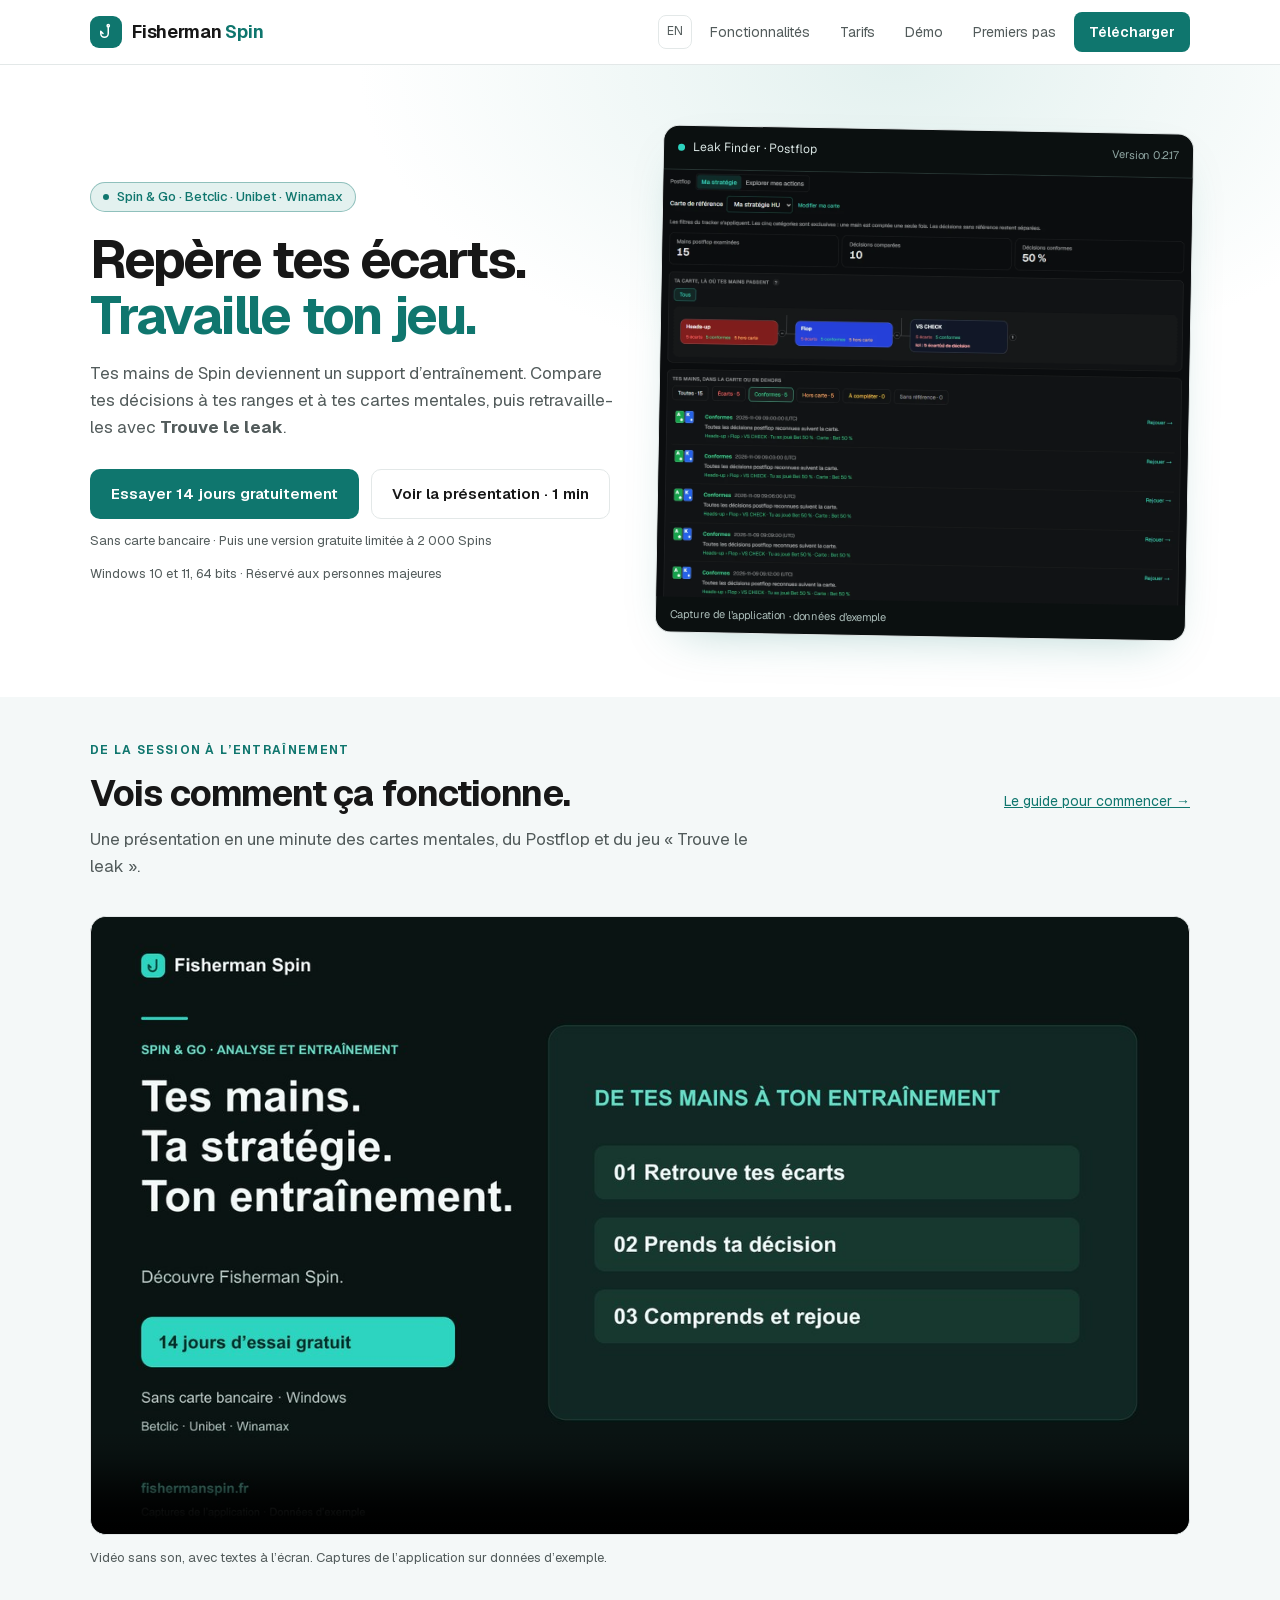
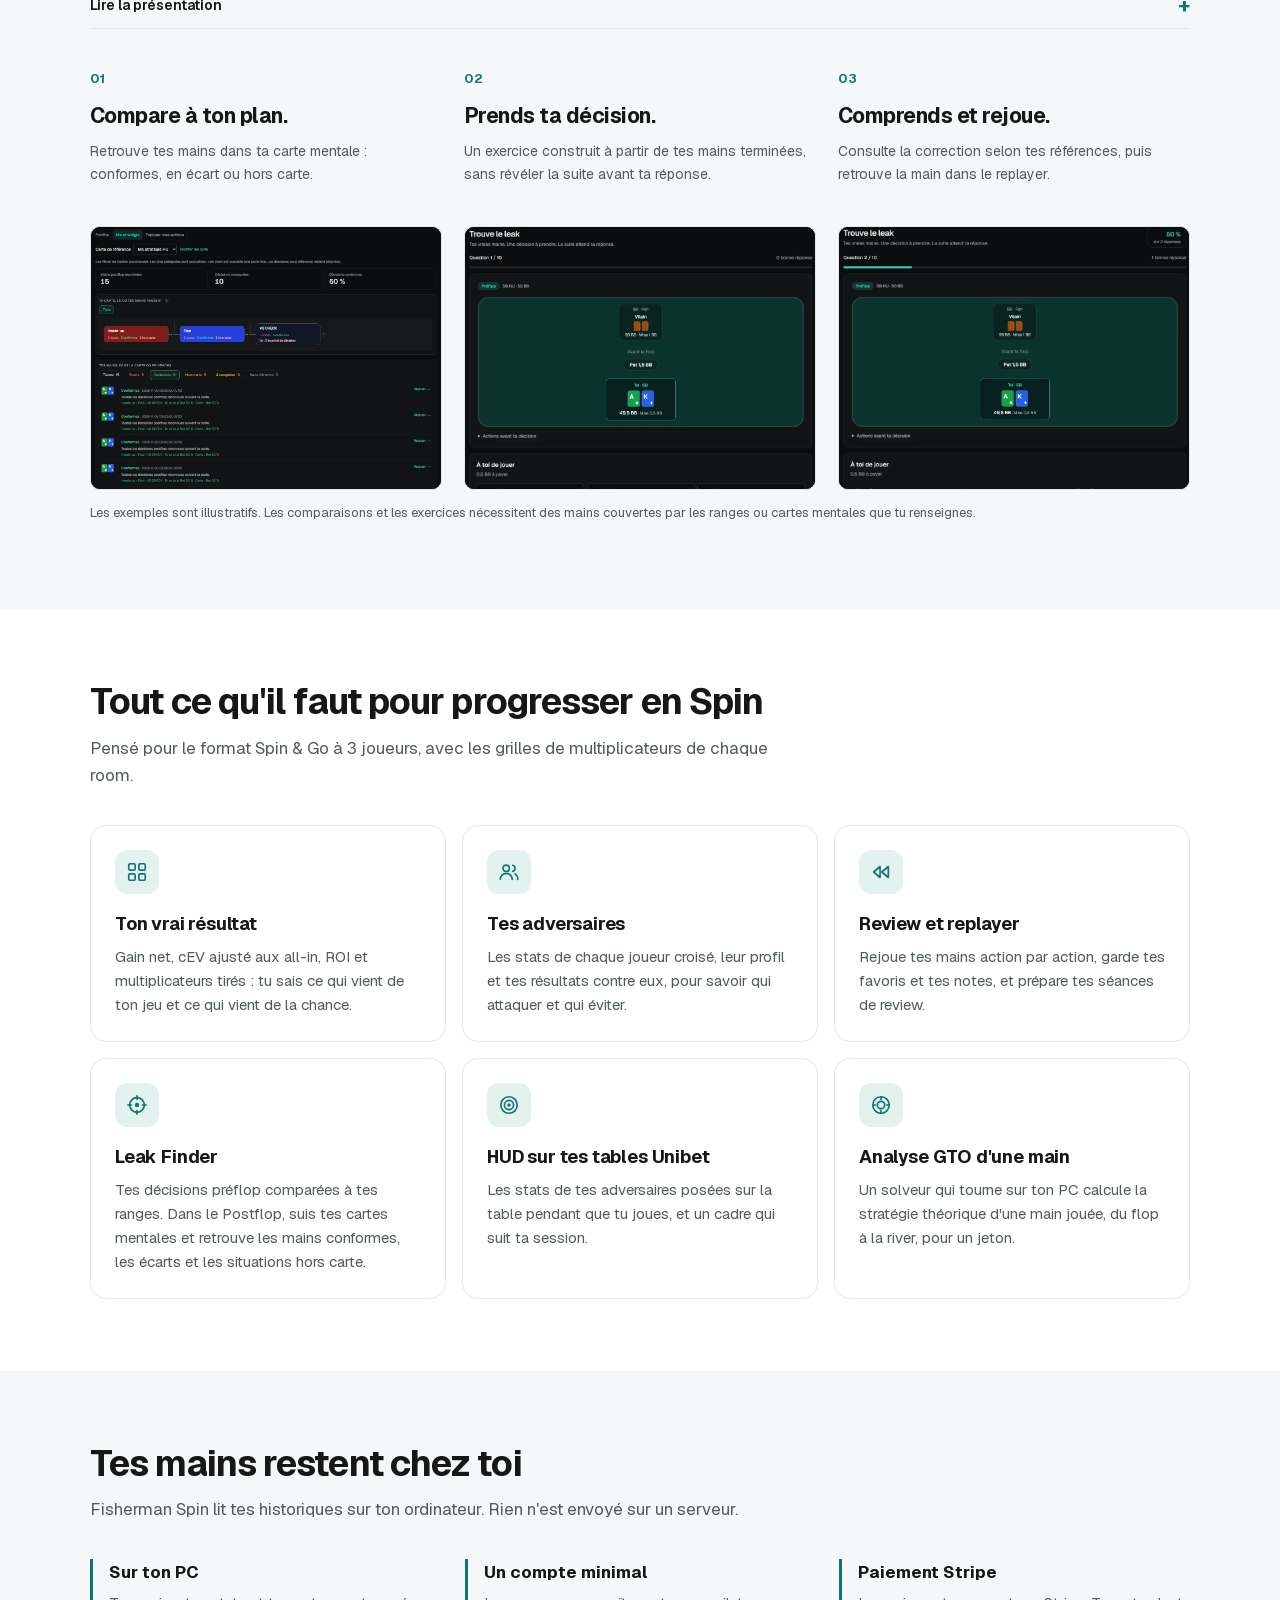
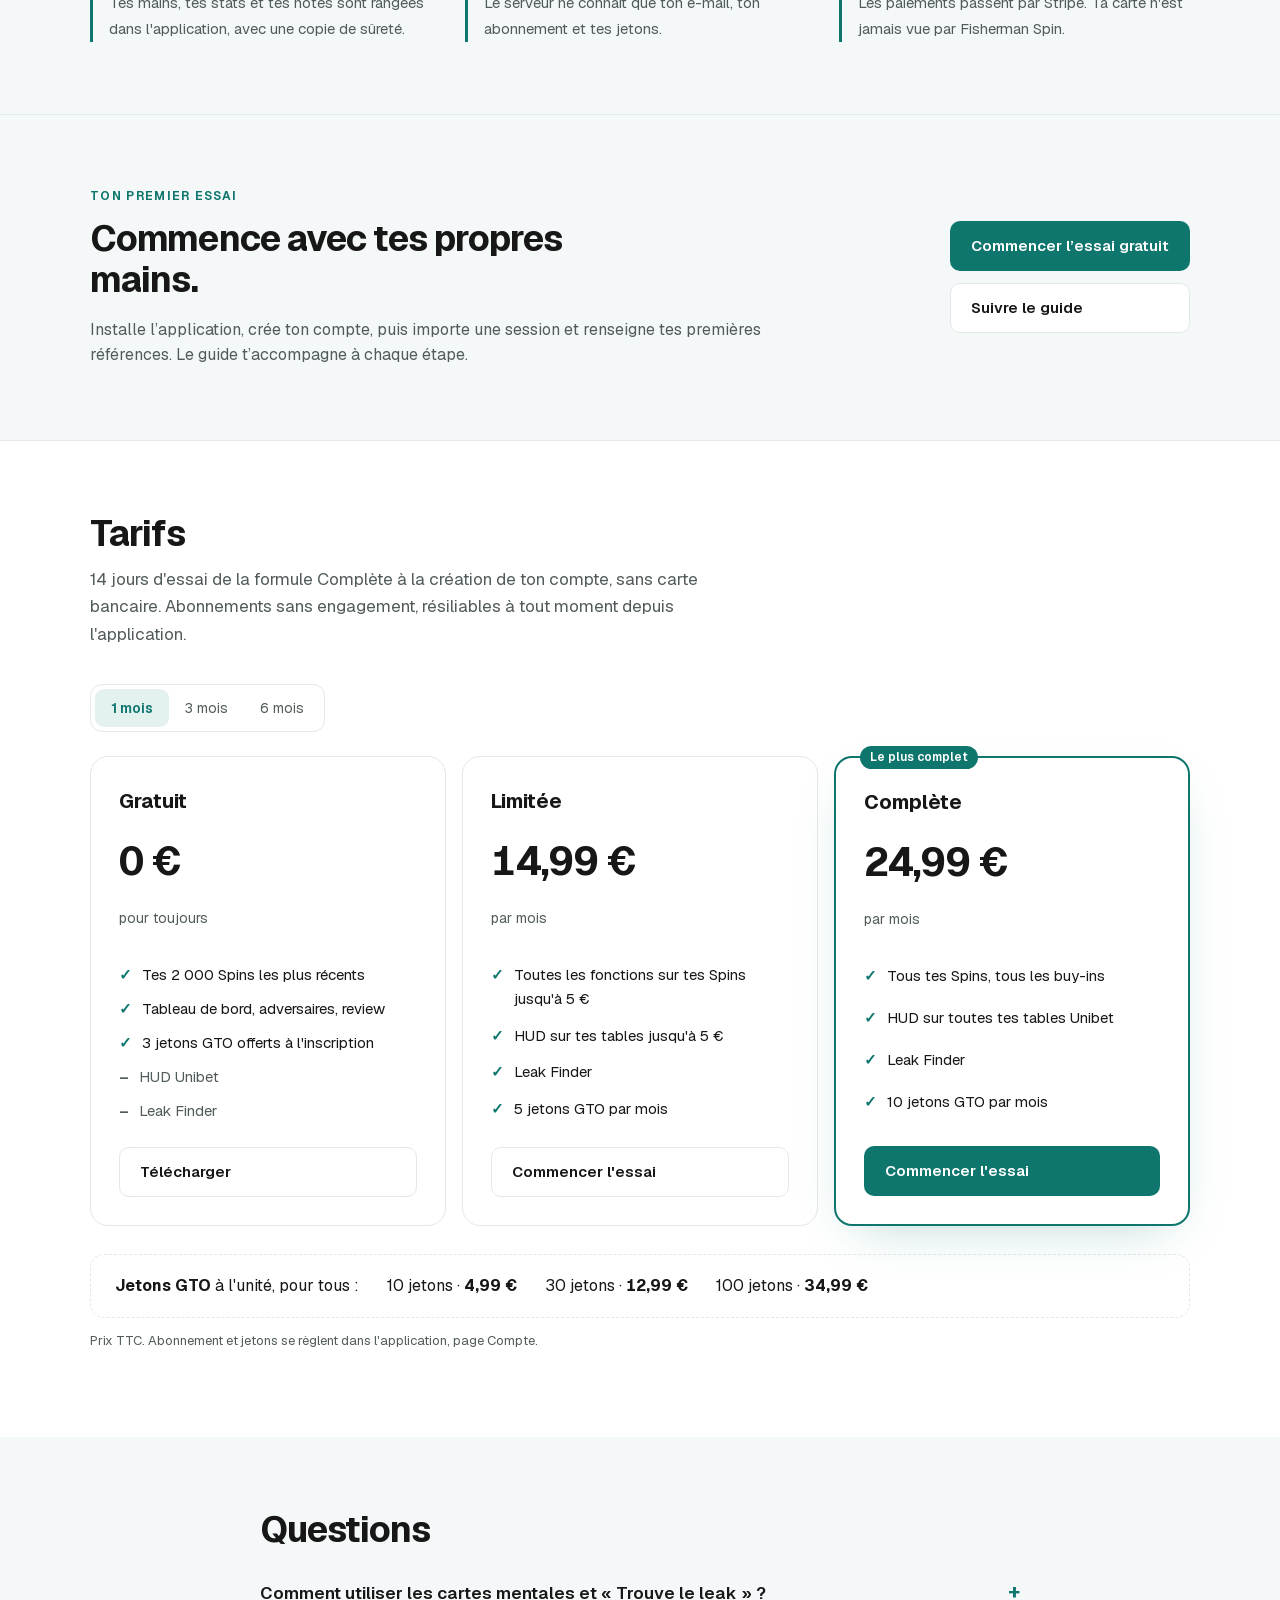
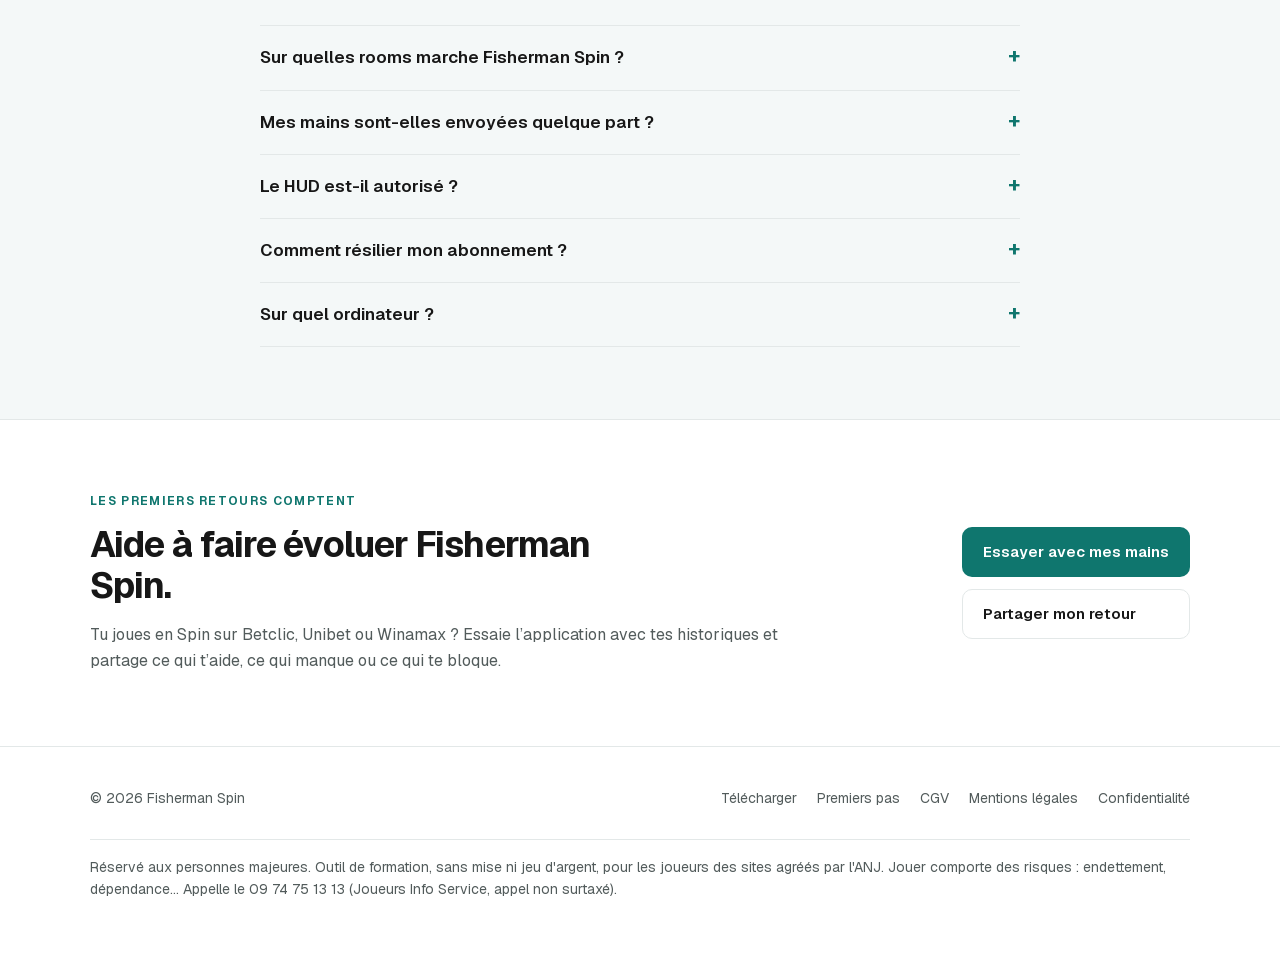
<file: index.html>
<!doctype html>
<html lang="fr">
<head>
  <meta charset="utf-8" />
  <meta name="viewport" content="width=device-width, initial-scale=1" />
  <title>Tracker Spin &amp; Go, cartes mentales et entraînement | Fisherman Spin</title>
  <meta name="description" content="Analyse tes Spins Betclic, Unibet et Winamax. Compare tes mains à tes ranges et cartes mentales, puis entraîne-toi. Essai de 14 jours sans carte bancaire, sur Windows." />
  <link rel="icon" href="favicon.svg" type="image/svg+xml" />
  <link rel="stylesheet" href="style.css" />
  <link rel="canonical" href="https://fishermanspin.fr/" />
  <meta property="og:type" content="website" />
  <meta property="og:locale" content="fr_FR" />
  <meta property="og:site_name" content="Fisherman Spin" />
  <meta property="og:title" content="Tracker Spin &amp; Go, cartes mentales et entraînement | Fisherman Spin" />
  <meta property="og:description" content="Analyse tes Spins Betclic, Unibet et Winamax. Compare tes mains à tes ranges et cartes mentales, puis entraîne-toi. Essai de 14 jours sans carte bancaire, sur Windows." />
  <meta property="og:url" content="https://fishermanspin.fr/" />
  <meta property="og:image" content="https://fishermanspin.fr/assets/lancement-0217/partage.jpg" />
  <meta property="og:image:width" content="1200" />
  <meta property="og:image:height" content="630" />
  <meta property="og:image:alt" content="Fisherman Spin : analyse tes Spins, entraîne tes décisions." />
  <meta name="twitter:card" content="summary_large_image" />
  <link rel="stylesheet" href="lancement.css" />
<link rel="alternate" hreflang="fr" href="https://fishermanspin.fr/" /><link rel="alternate" hreflang="en" href="https://fishermanspin.fr/en/" />
</head>
<body>
  <header class="entete">
    <div class="conteneur">
      <a class="marque" href="./">
        <span class="pastille"><svg viewBox="0 0 24 24" width="18" height="18" fill="none" stroke="currentColor" stroke-width="2" stroke-linecap="round" stroke-linejoin="round" aria-hidden="true"><circle cx="15" cy="3.5" r="1.5"/><path d="M15 5v9a5 5 0 0 1-10 0v-3l3 3"/></svg></span>
        <span>Fisherman <b>Spin</b></span>
      </a>
      <nav class="menu"><a class="langue" href="./en/" lang="en" hreflang="en" aria-label="Read in English">EN</a>
        <a class="secondaire" href="#fonctions">Fonctionnalités</a>
        <a class="secondaire" href="#tarifs">Tarifs</a>
        <a class="secondaire" href="#demo">Démo</a>
        <a class="secondaire" href="premiers-pas.html">Premiers pas</a>
        <a class="bouton plein" href="telecharger.html">Télécharger</a>
      </nav>
    </div>
  </header>

  <main>
    <section class="heros heros-lancement">
      <div class="conteneur heros-grille">
        <div>
          <span class="badge">Spin &amp; Go · Betclic · Unibet · Winamax</span>
          <h1>Repère tes écarts.<br><em>Travaille ton jeu.</em></h1>
          <p class="chapeau">Tes mains de Spin deviennent un support d’entraînement. Compare tes décisions à tes ranges et à tes cartes mentales, puis retravaille-les avec <b>Trouve le leak</b>.</p>
          <div class="actions">
            <a class="bouton plein" href="telecharger.html">Essayer 14 jours gratuitement</a>
            <a class="bouton contour" href="#demo">Voir la présentation · 1 min</a>
          </div>
          <p class="petit">Sans carte bancaire · Puis une version gratuite limitée à 2 000 Spins</p>
          <p class="petit">Windows 10 et 11, 64 bits · Réservé aux personnes majeures</p>
        </div>
        <figure class="apercu-heros">
          <div class="fenetre-titre"><span class="point-interface"></span> Leak Finder · Postflop <span class="version">Version 0.2.17</span></div>
          <a href="assets/lancement-0217/postflop.webp" aria-label="Voir la capture Postflop en grand"><img src="assets/lancement-0217/postflop.webp" width="1216" height="1110" alt="La carte mentale relie les mains conformes, les écarts et les situations hors carte dans le Postflop." fetchpriority="high" /></a>
          <figcaption>Capture de l’application · données d’exemple</figcaption>
        </figure>
      </div>
    </section>

    <section id="demo" class="section-demo">
      <div class="conteneur">
        <span class="surtitre">De la session à l’entraînement</span>
        <div class="titre-ligne"><h2>Vois comment ça fonctionne.</h2><a href="premiers-pas.html">Le guide pour commencer →</a></div>
        <p class="intro">Une présentation en une minute des cartes mentales, du Postflop et du jeu « Trouve le leak ».</p>
        <video class="video-demo" controls playsinline preload="none" poster="assets/lancement-0217/presentation.jpg" aria-label="Présentation de Fisherman Spin en une minute, sans son">
          <source src="assets/lancement-0217/presentation-60s.mp4" type="video/mp4" />
          <track kind="captions" src="assets/lancement-0217/presentation-fr.vtt" srclang="fr" label="Français" />
          <p><a href="assets/lancement-0217/presentation-60s.mp4">Télécharger la présentation vidéo</a></p>
        </video>
        <p class="petit">Vidéo sans son, avec textes à l’écran. Captures de l’application sur données d’exemple.</p>
        <details class="transcription"><summary>Lire la présentation</summary><p>Importe tes historiques de Spins. Dans le Leak Finder, tes mains sont comparées aux ranges et cartes mentales que tu as renseignées. Le Postflop distingue les mains conformes, les écarts, les situations hors carte et les références à compléter. Avec « Trouve le leak », choisis une action avant de voir la suite de la main. Consulte la correction liée à tes références et ouvre le replayer pour revoir la situation. L’essai de 14 jours de la formule Complète commence à la création du compte, sans carte bancaire.</p></details>
        <div class="parcours-visuel">
          <article><span class="numero">01</span><h3>Compare à ton plan.</h3><p>Retrouve tes mains dans ta carte mentale : conformes, en écart ou hors carte.</p><a href="assets/lancement-0217/postflop.webp" aria-label="Agrandir la capture des cartes mentales"><img src="assets/lancement-0217/postflop.webp" width="1216" height="1110" loading="lazy" alt="Arbre de la carte mentale et liste des mains classées dans le Postflop." /></a></article>
          <article><span class="numero">02</span><h3>Prends ta décision.</h3><p>Un exercice construit à partir de tes mains terminées, sans révéler la suite avant ta réponse.</p><a href="assets/lancement-0217/question.webp" aria-label="Agrandir la capture d’une question"><img src="assets/lancement-0217/question.webp" width="1045" height="890" loading="lazy" alt="Question du jeu Trouve le leak : choisir une action avec As-Roi en petite blinde." /></a></article>
          <article><span class="numero">03</span><h3>Comprends et rejoue.</h3><p>Consulte la correction selon tes références, puis retrouve la main dans le replayer.</p><a href="assets/lancement-0217/correction.webp" aria-label="Agrandir la capture de la correction"><img src="assets/lancement-0217/correction.webp" width="1045" height="1118" loading="lazy" alt="Correction d’un exercice, action attendue selon la référence et bouton du replayer." /></a></article>
        </div>
        <p class="petit">Les exemples sont illustratifs. Les comparaisons et les exercices nécessitent des mains couvertes par les ranges ou cartes mentales que tu renseignes.</p>
      </div>
    </section>


    <section id="fonctions">
      <div class="conteneur">
        <h2>Tout ce qu'il faut pour progresser en Spin</h2>
        <p class="intro">Pensé pour le format Spin &amp; Go à 3 joueurs, avec les grilles de multiplicateurs de chaque room.</p>
        <div class="grille">
          <article class="carte">
            <div class="icone"><svg viewBox="0 0 24 24" width="22" height="22" fill="none" stroke="currentColor" stroke-width="1.8" stroke-linecap="round" stroke-linejoin="round" aria-hidden="true"><rect x="3" y="3" width="7" height="7" rx="1.5"/><rect x="14" y="3" width="7" height="7" rx="1.5"/><rect x="3" y="14" width="7" height="7" rx="1.5"/><rect x="14" y="14" width="7" height="7" rx="1.5"/></svg></div>
            <h3>Ton vrai résultat</h3>
            <p>Gain net, cEV ajusté aux all-in, ROI et multiplicateurs tirés : tu sais ce qui vient de ton jeu et ce qui vient de la chance.</p>
          </article>
          <article class="carte">
            <div class="icone"><svg viewBox="0 0 24 24" width="22" height="22" fill="none" stroke="currentColor" stroke-width="1.8" stroke-linecap="round" stroke-linejoin="round" aria-hidden="true"><circle cx="9" cy="8" r="3.5"/><path d="M2.5 20a6.5 6.5 0 0 1 13 0"/><path d="M16 4.6a3.5 3.5 0 0 1 0 6.8M18.5 14a6.5 6.5 0 0 1 3 6"/></svg></div>
            <h3>Tes adversaires</h3>
            <p>Les stats de chaque joueur croisé, leur profil et tes résultats contre eux, pour savoir qui attaquer et qui éviter.</p>
          </article>
          <article class="carte">
            <div class="icone"><svg viewBox="0 0 24 24" width="22" height="22" fill="none" stroke="currentColor" stroke-width="1.8" stroke-linecap="round" stroke-linejoin="round" aria-hidden="true"><path d="M11 6 4 12l7 6V6ZM20 6l-7 6 7 6V6Z"/></svg></div>
            <h3>Review et replayer</h3>
            <p>Rejoue tes mains action par action, garde tes favoris et tes notes, et prépare tes séances de review.</p>
          </article>
          <article class="carte">
            <div class="icone"><svg viewBox="0 0 24 24" width="22" height="22" fill="none" stroke="currentColor" stroke-width="1.8" stroke-linecap="round" stroke-linejoin="round" aria-hidden="true"><circle cx="12" cy="12" r="8"/><path d="M12 2v4M12 18v4M2 12h4M18 12h4"/><circle cx="12" cy="12" r="1.5" fill="currentColor"/></svg></div>
            <h3>Leak Finder</h3>
            <p>Tes décisions préflop comparées à tes ranges. Dans le Postflop, suis tes cartes mentales et retrouve les mains conformes, les écarts et les situations hors carte.</p>
          </article>
          <article class="carte">
            <div class="icone"><svg viewBox="0 0 24 24" width="22" height="22" fill="none" stroke="currentColor" stroke-width="1.8" stroke-linecap="round" stroke-linejoin="round" aria-hidden="true"><circle cx="12" cy="12" r="9"/><circle cx="12" cy="12" r="5"/><circle cx="12" cy="12" r="1"/></svg></div>
            <h3>HUD sur tes tables Unibet</h3>
            <p>Les stats de tes adversaires posées sur la table pendant que tu joues, et un cadre qui suit ta session.</p>
          </article>
          <article class="carte">
            <div class="icone"><svg viewBox="0 0 24 24" width="22" height="22" fill="none" stroke="currentColor" stroke-width="1.8" stroke-linecap="round" stroke-linejoin="round" aria-hidden="true"><circle cx="12" cy="12" r="9"/><circle cx="12" cy="12" r="4"/><path d="M12 3v3M12 18v3M3 12h3M18 12h3"/></svg></div>
            <h3>Analyse GTO d'une main</h3>
            <p>Un solveur qui tourne sur ton PC calcule la stratégie théorique d'une main jouée, du flop à la river, pour un jeton.</p>
          </article>
        </div>
      </div>
    </section>

    <section class="doux">
      <div class="conteneur">
        <h2>Tes mains restent chez toi</h2>
        <p class="intro">Fisherman Spin lit tes historiques sur ton ordinateur. Rien n'est envoyé sur un serveur.</p>
        <div class="confiance">
          <div><b>Sur ton PC</b><span>Tes mains, tes stats et tes notes sont rangées dans l'application, avec une copie de sûreté.</span></div>
          <div><b>Un compte minimal</b><span>Le serveur ne connaît que ton e-mail, ton abonnement et tes jetons.</span></div>
          <div><b>Paiement Stripe</b><span>Les paiements passent par Stripe. Ta carte n'est jamais vue par Fisherman Spin.</span></div>
        </div>
      </div>
    </section>

    <section class="premier-pas"><div class="conteneur bandeau-essai"><div><span class="surtitre">Ton premier essai</span><h2>Commence avec tes propres mains.</h2><p>Installe l’application, crée ton compte, puis importe une session et renseigne tes premières références. Le guide t’accompagne à chaque étape.</p></div><div class="actions"><a class="bouton plein" href="telecharger.html">Commencer l’essai gratuit</a><a class="bouton contour" href="premiers-pas.html">Suivre le guide</a></div></div></section>

    <section id="tarifs">
      <div class="conteneur">
        <h2>Tarifs</h2>
        <p class="intro">14 jours d'essai de la formule Complète à la création de ton compte, sans carte bancaire. Abonnements sans engagement, résiliables à tout moment depuis l'application.</p>
        <div class="durees" role="group" aria-label="Durée de l'abonnement">
          <button type="button" data-duree="1" aria-pressed="true">1 mois</button>
          <button type="button" data-duree="3" aria-pressed="false">3 mois</button>
          <button type="button" data-duree="6" aria-pressed="false">6 mois</button>
        </div>
        <div class="formules">
          <article class="formule">
            <h3>Gratuit</h3>
            <p class="prix">0 €</p>
            <p class="periode">pour toujours</p>
            <ul>
              <li>Tes 2 000 Spins les plus récents</li>
              <li>Tableau de bord, adversaires, review</li>
              <li>3 jetons GTO offerts à l'inscription</li>
              <li class="non">HUD Unibet</li>
              <li class="non">Leak Finder</li>
            </ul>
            <a class="bouton contour" href="telecharger.html">Télécharger</a>
          </article>
          <article class="formule" data-prix-1="14.99" data-prix-3="34.99" data-prix-6="59.99">
            <h3>Limitée</h3>
            <p class="prix">14,99 €</p>
            <p class="periode">par mois</p>
            <ul>
              <li>Toutes les fonctions sur tes Spins jusqu'à 5 €</li>
              <li>HUD sur tes tables jusqu'à 5 €</li>
              <li>Leak Finder</li>
              <li>5 jetons GTO par mois</li>
            </ul>
            <a class="bouton contour" href="telecharger.html">Commencer l'essai</a>
          </article>
          <article class="formule vedette" data-prix-1="24.99" data-prix-3="59.99" data-prix-6="99">
            <h3>Complète</h3>
            <p class="prix">24,99 €</p>
            <p class="periode">par mois</p>
            <ul>
              <li>Tous tes Spins, tous les buy-ins</li>
              <li>HUD sur toutes tes tables Unibet</li>
              <li>Leak Finder</li>
              <li>10 jetons GTO par mois</li>
            </ul>
            <a class="bouton plein" href="telecharger.html">Commencer l'essai</a>
          </article>
        </div>
        <div class="jetons">
          <span><b>Jetons GTO</b> à l'unité, pour tous :</span>
          <span>10 jetons · <b>4,99 €</b></span>
          <span>30 jetons · <b>12,99 €</b></span>
          <span>100 jetons · <b>34,99 €</b></span>
        </div>
        <p class="petit">Prix TTC. Abonnement et jetons se règlent dans l'application, page Compte.</p>
      </div>
    </section>

    <section id="questions" class="doux">
      <div class="etroit">
        <h2>Questions</h2>
        <details><summary>Comment utiliser les cartes mentales et « Trouve le leak » ?</summary><p>Crée tes références dans Entraînement → Mes cartes ou Mes ranges. Importe des Spins terminés, puis ouvre Leak Finder → Postflop → Ma stratégie, ou Entraînement → Trouve le leak. Seules les situations couvertes par tes références peuvent être comparées. Ces fonctions sont accessibles pendant l’essai de la formule Complète et avec une formule payante, selon les limites de celle-ci.</p></details>
        <details>
          <summary>Sur quelles rooms marche Fisherman Spin ?</summary>
          <p>Betclic, Unibet et Winamax (Expresso et Expresso Nitro), pour les Spin &amp; Go à 3 joueurs. Il lit les historiques que ces rooms enregistrent sur ton ordinateur, et peut les relire en direct pendant que tu joues.</p>
        </details>
        <details>
          <summary>Mes mains sont-elles envoyées quelque part ?</summary>
          <p>Non. Elles restent sur ton ordinateur. Pour l'analyse GTO, seul l'identifiant de la main analysée est noté sur ton compte, pour ne jamais te la faire payer deux fois.</p>
        </details>
        <details>
          <summary>Le HUD est-il autorisé ?</summary>
          <p>Le HUD s'utilise sur Unibet, qui autorise les trackers et les HUD. Respecte toujours les règles de la room où tu joues. Les analyses GTO portent sur des mains terminées, jamais sur une partie en cours.</p>
        </details>
        <details>
          <summary>Comment résilier mon abonnement ?</summary>
          <p>Dans l'application, page Compte, bouton « Gérer mon abonnement », puis « Annuler ». Tu gardes l'accès jusqu'à la fin de la période payée.</p>
        </details>
        <details>
          <summary>Sur quel ordinateur ?</summary>
          <p>Windows 10 ou 11, 64 bits. L'analyse GTO est plus rapide sur un ordinateur récent. Un compte fonctionne sur un seul ordinateur ; tu peux passer sur un nouveau PC depuis l'application, une fois par mois.</p>
        </details>
      </div>
    </section>
    <section class="retours"><div class="conteneur bandeau-essai"><div><span class="surtitre">Les premiers retours comptent</span><h2>Aide à faire évoluer Fisherman Spin.</h2><p>Tu joues en Spin sur Betclic, Unibet ou Winamax ? Essaie l’application avec tes historiques et partage ce qui t’aide, ce qui manque ou ce qui te bloque.</p></div><div class="actions"><a class="bouton plein" href="telecharger.html">Essayer avec mes mains</a><a class="bouton contour" href="mailto:jayson.hugeux1@gmail.com?subject=Retour%20sur%20mon%20essai%20Fisherman%20Spin&amp;body=Bonjour%2C%0A%0AJe%20souhaite%20partager%20mon%20retour%20sur%20Fisherman%20Spin.%0ARoom%20%3A%0AVersion%20Windows%20%3A%0AInstallation%20et%20import%20%3A%0ACe%20qui%20m%E2%80%99a%20%C3%A9t%C3%A9%20utile%20%3A%0ACe%20qui%20m%E2%80%99a%20bloqu%C3%A9%20%3A%0A%0AMerci%20!">Partager mon retour</a></div></div></section>
  </main>

  <footer class="pied">
    <div class="conteneur">
      <span>© 2026 Fisherman Spin</span>
      <nav>
        <a href="telecharger.html">Télécharger</a>
        <a href="premiers-pas.html">Premiers pas</a>
        <a href="cgv.html">CGV</a>
        <a href="mentions-legales.html">Mentions légales</a>
        <a href="confidentialite.html">Confidentialité</a>
      </nav>
      <p class="responsable">Réservé aux personnes majeures. Outil de formation, sans mise ni jeu d'argent, pour les joueurs des sites agréés par l'ANJ. Jouer comporte des risques : endettement, dépendance… Appelle le 09 74 75 13 13 (Joueurs Info Service, appel non surtaxé).</p>
    </div>
  </footer>

  <script src="site.js"></script>
</body>
</html>
</file>
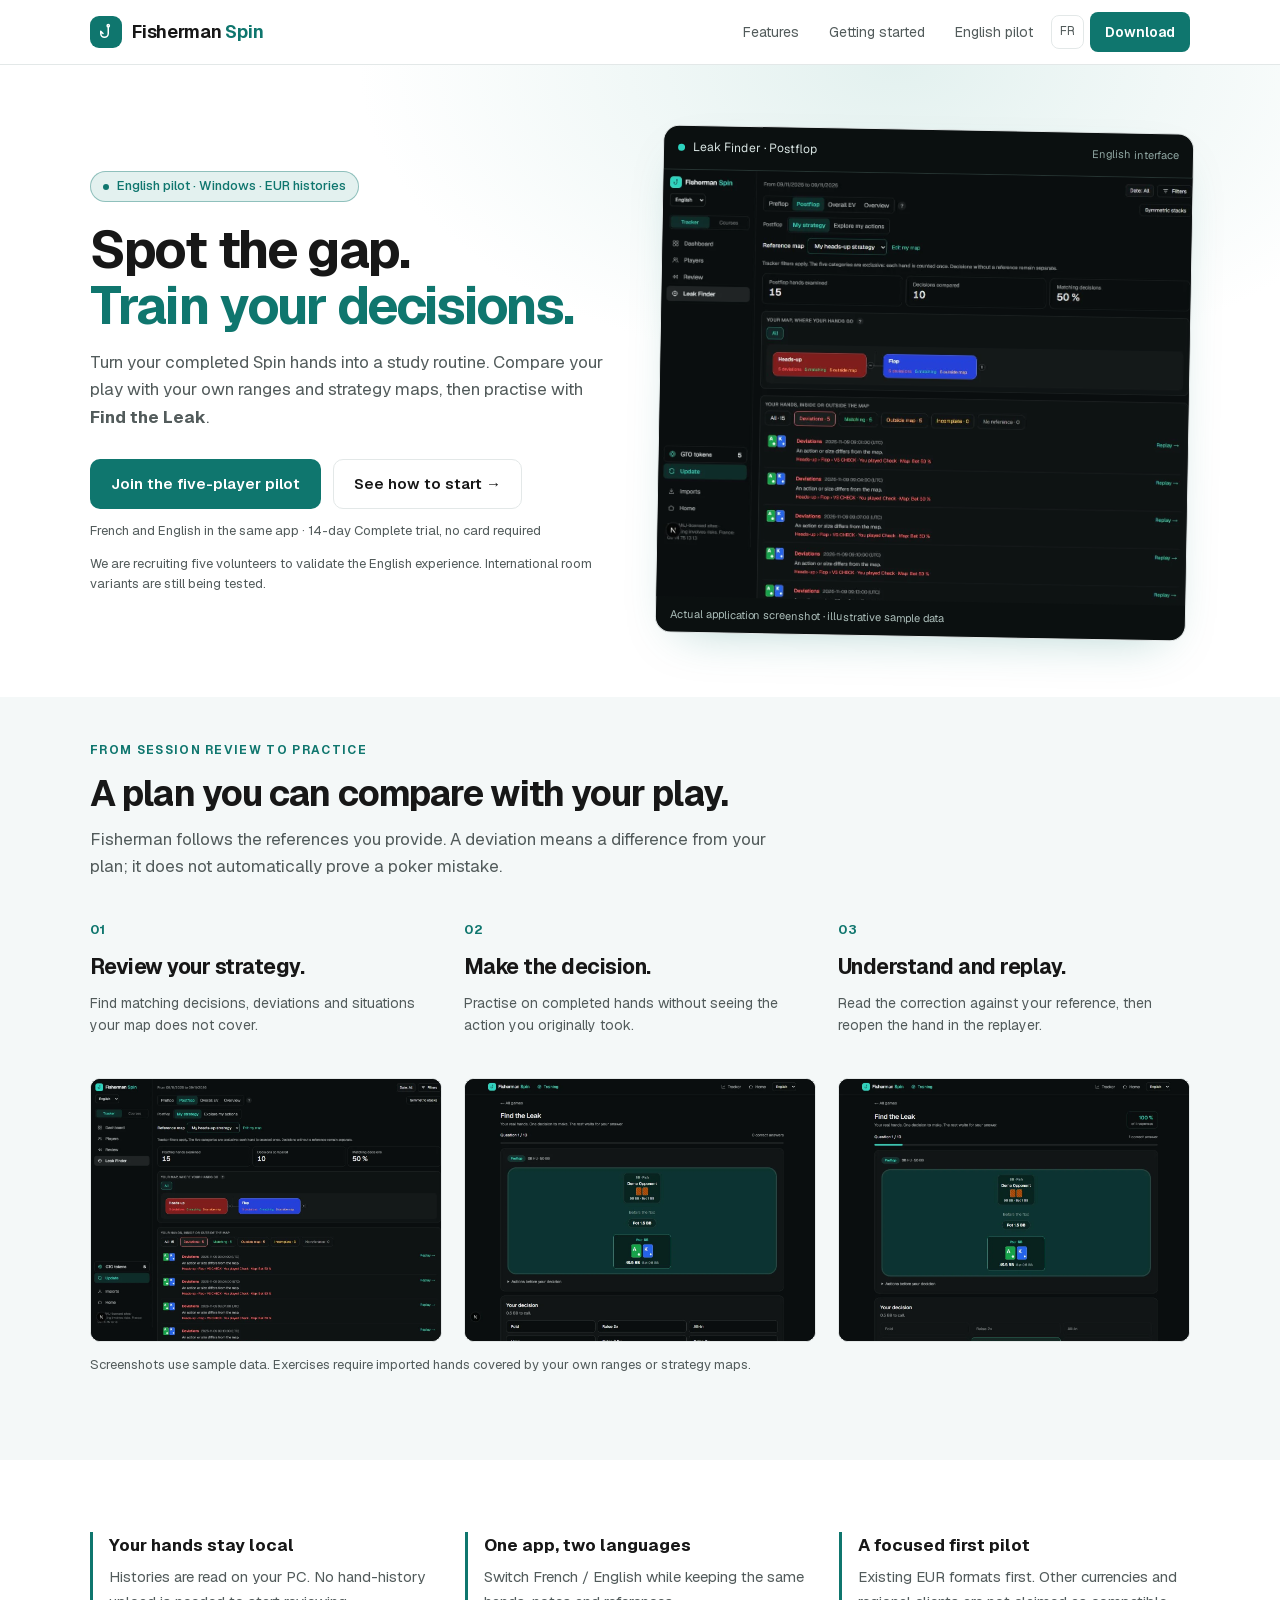
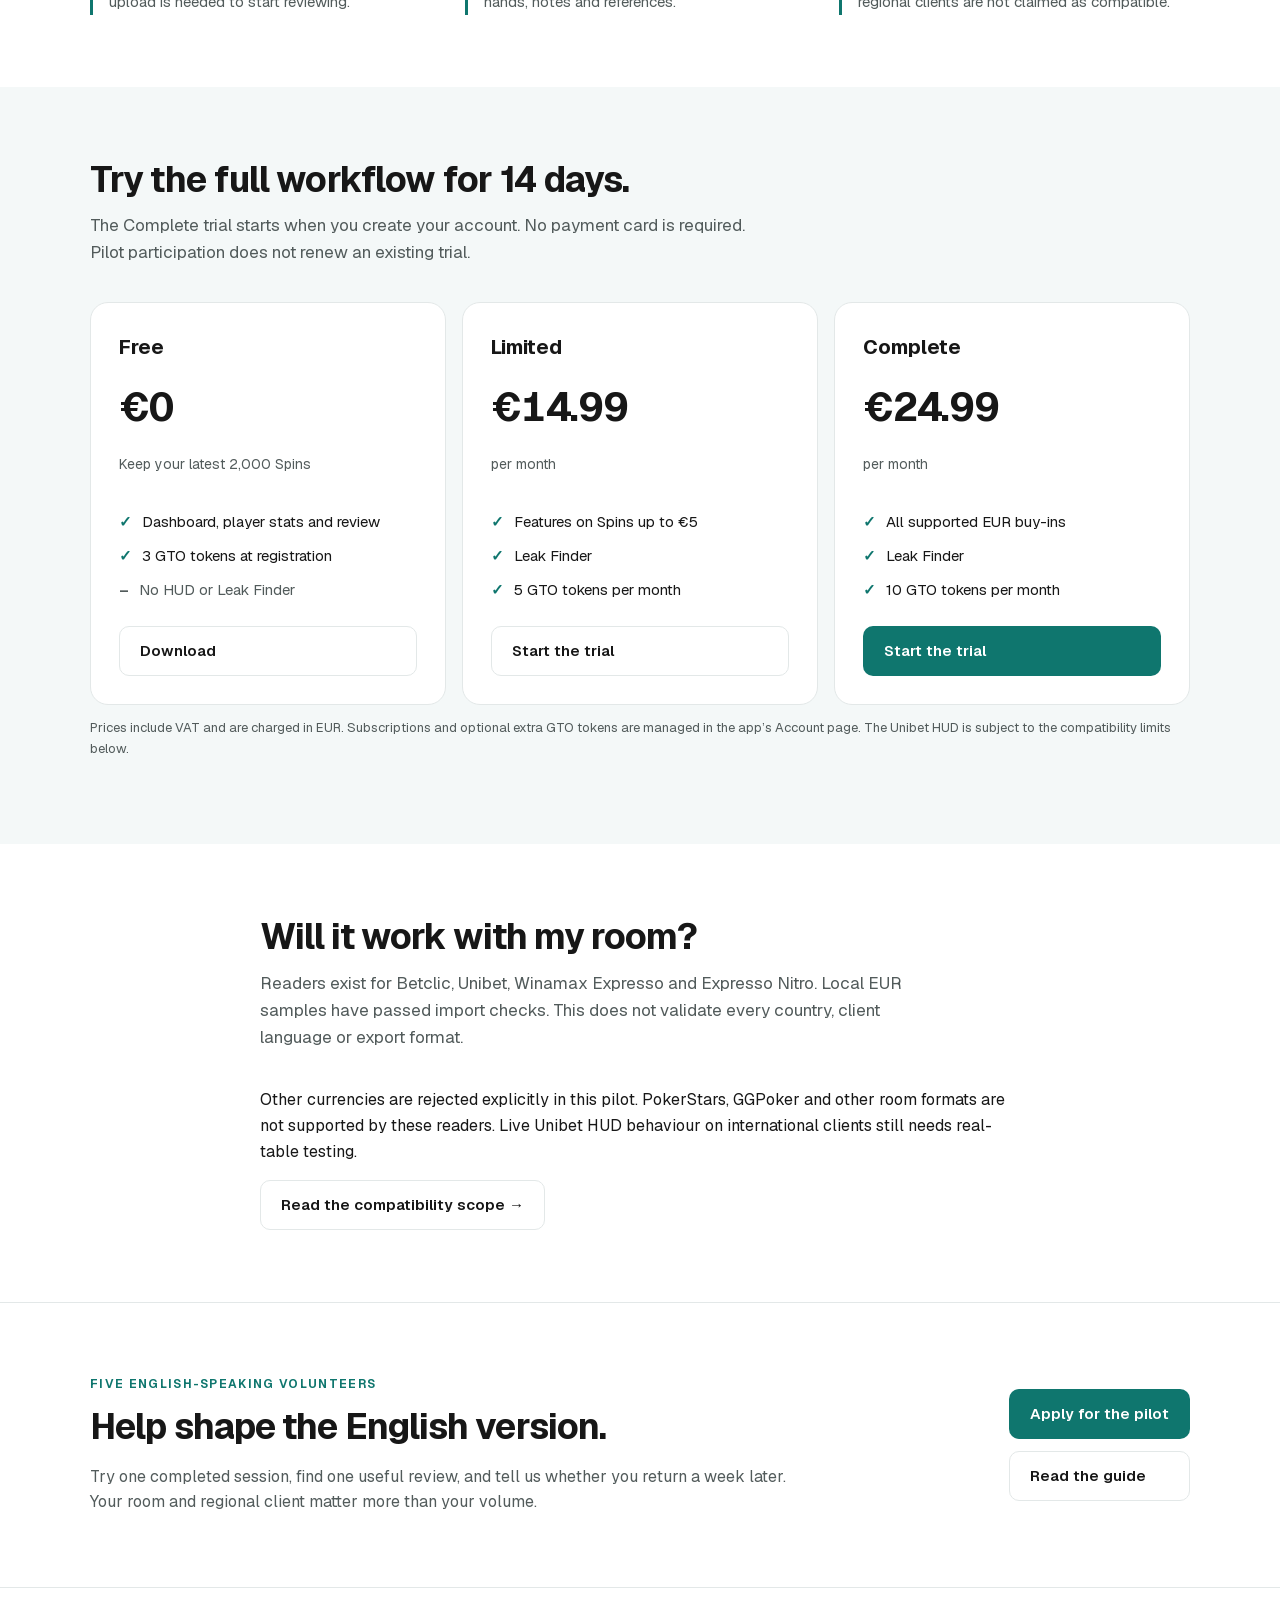
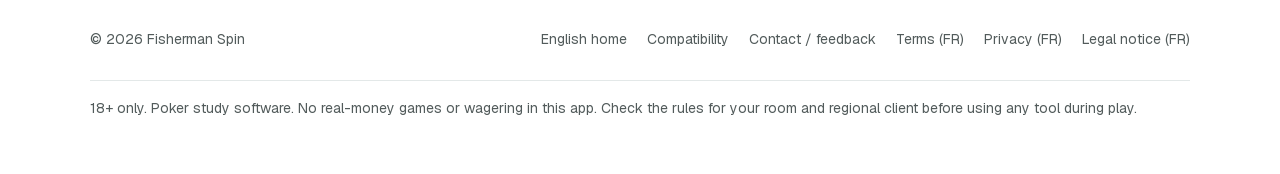
<file: en/index.html>
<!doctype html>
<html lang="en"><head><meta charset="utf-8" /><meta name="viewport" content="width=device-width, initial-scale=1" />
<title>Spin tracker and strategy practice — English pilot | Fisherman Spin</title><meta name="description" content="Review your Spin hands, compare decisions with your own strategy maps and practise with Find the Leak. Windows English pilot; EUR history formats only." />
<link rel="icon" href="../favicon.svg" type="image/svg+xml" /><link rel="stylesheet" href="../style.css" /><link rel="stylesheet" href="../lancement.css" /><link rel="stylesheet" href="english.css" />
<link rel="canonical" href="https://fishermanspin.fr/en/" /><link rel="alternate" hreflang="en" href="https://fishermanspin.fr/en/" /><link rel="alternate" hreflang="fr" href="https://fishermanspin.fr/" />
<meta property="og:type" content="website" /><meta property="og:locale" content="en_GB" /><meta property="og:site_name" content="Fisherman Spin" /><meta property="og:title" content="Spin tracker and strategy practice — English pilot | Fisherman Spin" /><meta property="og:description" content="Review your Spin hands, compare decisions with your own strategy maps and practise with Find the Leak. Windows English pilot; EUR history formats only." /><meta property="og:url" content="https://fishermanspin.fr/en/" /><meta property="og:image" content="https://fishermanspin.fr/assets/english-0218/postflop.webp" /><meta property="og:image:alt" content="Fisherman Spin Postflop in English, using sample hands" /><meta name="twitter:card" content="summary_large_image" /></head>
<body><header class="entete"><div class="conteneur"><a class="marque" href="./"><span class="pastille"><svg viewBox="0 0 24 24" width="18" height="18" fill="none" stroke="currentColor" stroke-width="2" stroke-linecap="round" stroke-linejoin="round" aria-hidden="true"><circle cx="15" cy="3.5" r="1.5"/><path d="M15 5v9a5 5 0 0 1-10 0v-3l3 3"/></svg></span><span>Fisherman <b>Spin</b></span></a><nav class="menu" aria-label="Main navigation"><a class="secondaire" href="./#features">Features</a><a class="secondaire" href="getting-started.html">Getting started</a><a class="secondaire" href="pilot.html">English pilot</a><a class="langue" href="../" lang="fr" hreflang="fr" aria-label="Lire en français">FR</a><a class="bouton plein" href="download.html">Download</a></nav></div></header>

<main>
<section class="heros heros-lancement"><div class="conteneur heros-grille"><div><span class="badge">English pilot · Windows · EUR histories</span><h1>Spot the gap.<br><em>Train your decisions.</em></h1><p class="chapeau">Turn your completed Spin hands into a study routine. Compare your play with your own ranges and strategy maps, then practise with <b>Find the Leak</b>.</p><div class="actions"><a class="bouton plein" href="pilot.html">Join the five-player pilot</a><a class="bouton contour" href="getting-started.html">See how to start →</a></div><p class="petit">French and English in the same app · 14-day Complete trial, no card required</p><p class="petit">We are recruiting five volunteers to validate the English experience. International room variants are still being tested.</p></div><figure class="apercu-heros"><div class="fenetre-titre"><span class="point-interface"></span> Leak Finder · Postflop <span class="version">English interface</span></div><a href="../assets/english-0218/postflop.webp"><img src="../assets/english-0218/postflop.webp" width="1265" height="1203" alt="English Postflop screen: matching hands, deviations and hands outside a personal strategy map" fetchpriority="high" /></a><figcaption>Actual application screenshot · illustrative sample data</figcaption></figure></div></section>
<section id="features" class="section-demo"><div class="conteneur"><span class="surtitre">From session review to practice</span><h2>A plan you can compare with your play.</h2><p class="intro">Fisherman follows the references you provide. A deviation means a difference from your plan; it does not automatically prove a poker mistake.</p><div class="parcours-visuel"><article><span class="numero">01</span><h3>Review your strategy.</h3><p>Find matching decisions, deviations and situations your map does not cover.</p><a href="../assets/english-0218/postflop.webp"><img src="../assets/english-0218/postflop.webp" width="1265" height="1203" alt="Postflop reference map and hand classifications" loading="lazy" /></a></article><article><span class="numero">02</span><h3>Make the decision.</h3><p>Practise on completed hands without seeing the action you originally took.</p><a href="../assets/english-0218/question.webp"><img src="../assets/english-0218/question.webp" width="1265" height="1080" alt="Find the Leak question in English, before the answer is shown" loading="lazy" /></a></article><article><span class="numero">03</span><h3>Understand and replay.</h3><p>Read the correction against your reference, then reopen the hand in the replayer.</p><a href="../assets/english-0218/correction.webp"><img src="../assets/english-0218/correction.webp" width="1265" height="1287" alt="Reference-based correction and replayer button in English" loading="lazy" /></a></article></div><p class="petit">Screenshots use sample data. Exercises require imported hands covered by your own ranges or strategy maps.</p></div></section>
<section><div class="conteneur"><div class="confiance"><div><b>Your hands stay local</b><span>Histories are read on your PC. No hand-history upload is needed to start reviewing.</span></div><div><b>One app, two languages</b><span>Switch French / English while keeping the same hands, notes and references.</span></div><div><b>A focused first pilot</b><span>Existing EUR formats first. Other currencies and regional clients are not claimed as compatible.</span></div></div></div></section>
<section class="doux" id="pricing"><div class="conteneur"><h2>Try the full workflow for 14 days.</h2><p class="intro">The Complete trial starts when you create your account. No payment card is required. Pilot participation does not renew an existing trial.</p><div class="formules"><article class="formule"><h3>Free</h3><p class="prix">€0</p><p class="periode">Keep your latest 2,000 Spins</p><ul><li>Dashboard, player stats and review</li><li>3 GTO tokens at registration</li><li class="non">No HUD or Leak Finder</li></ul><a class="bouton contour" href="download.html">Download</a></article><article class="formule"><h3>Limited</h3><p class="prix">€14.99</p><p class="periode">per month</p><ul><li>Features on Spins up to €5</li><li>Leak Finder</li><li>5 GTO tokens per month</li></ul><a class="bouton contour" href="download.html">Start the trial</a></article><article class="formule"><h3>Complete</h3><p class="prix">€24.99</p><p class="periode">per month</p><ul><li>All supported EUR buy-ins</li><li>Leak Finder</li><li>10 GTO tokens per month</li></ul><a class="bouton plein" href="download.html">Start the trial</a></article></div><p class="petit">Prices include VAT and are charged in EUR. Subscriptions and optional extra GTO tokens are managed in the app’s Account page. The Unibet HUD is subject to the compatibility limits below.</p></div></section>
<section><div class="etroit"><h2>Will it work with my room?</h2><p class="intro">Readers exist for Betclic, Unibet, Winamax Expresso and Expresso Nitro. Local EUR samples have passed import checks. This does not validate every country, client language or export format.</p><p>Other currencies are rejected explicitly in this pilot. PokerStars, GGPoker and other room formats are not supported by these readers. Live Unibet HUD behaviour on international clients still needs real-table testing.</p><a class="bouton contour" href="pilot.html#compatibility">Read the compatibility scope →</a></div></section>
<section class="retours"><div class="conteneur bandeau-essai"><div><span class="surtitre">Five English-speaking volunteers</span><h2>Help shape the English version.</h2><p>Try one completed session, find one useful review, and tell us whether you return a week later. Your room and regional client matter more than your volume.</p></div><div class="actions"><a class="bouton plein" href="pilot.html">Apply for the pilot</a><a class="bouton contour" href="getting-started.html">Read the guide</a></div></div></section>
</main>
<footer class="pied"><div class="conteneur"><span>© 2026 Fisherman Spin</span><nav aria-label="Footer"><a href="./">English home</a><a href="pilot.html#compatibility">Compatibility</a><a href="mailto:jayson.hugeux1@gmail.com?subject=Fisherman%20Spin%20%E2%80%94%20English%20pilot%20feedback&amp;body=Hi%20Jayson%2C%0A%0APilot%20day%20(first%20session%20%2F%20day%203%20%2F%20day%207)%3A%0AApp%20version%3A%0ARoom%20%2F%20regional%20client%20%2F%20currency%3A%0AWindows%20version%3A%0ACompleted%20Spins%20in%20the%20room%3A%0ASpins%20imported%20in%20Fisherman%3A%0ADo%20the%20buy-ins%2C%20fees%20and%20results%20match%3F%0AUseful%20screen%20or%20exercise%3A%0AUnclear%20translation%20or%20blocker%3A%0ADid%20I%20return%20to%20the%20app%3F%20Why%20%2F%20why%20not%3F%0AOne%20improvement%20I%20would%20like%3A%0A%0AI%20have%20not%20included%20account%20passwords%20or%20payment%20details.%0A">Contact / feedback</a><a href="../cgv.html" lang="fr">Terms (FR)</a><a href="../confidentialite.html" lang="fr">Privacy (FR)</a><a href="../mentions-legales.html" lang="fr">Legal notice (FR)</a></nav><p class="responsable">18+ only. Poker study software. No real-money games or wagering in this app. Check the rules for your room and regional client before using any tool during play.</p></div></footer></body></html>
</file>
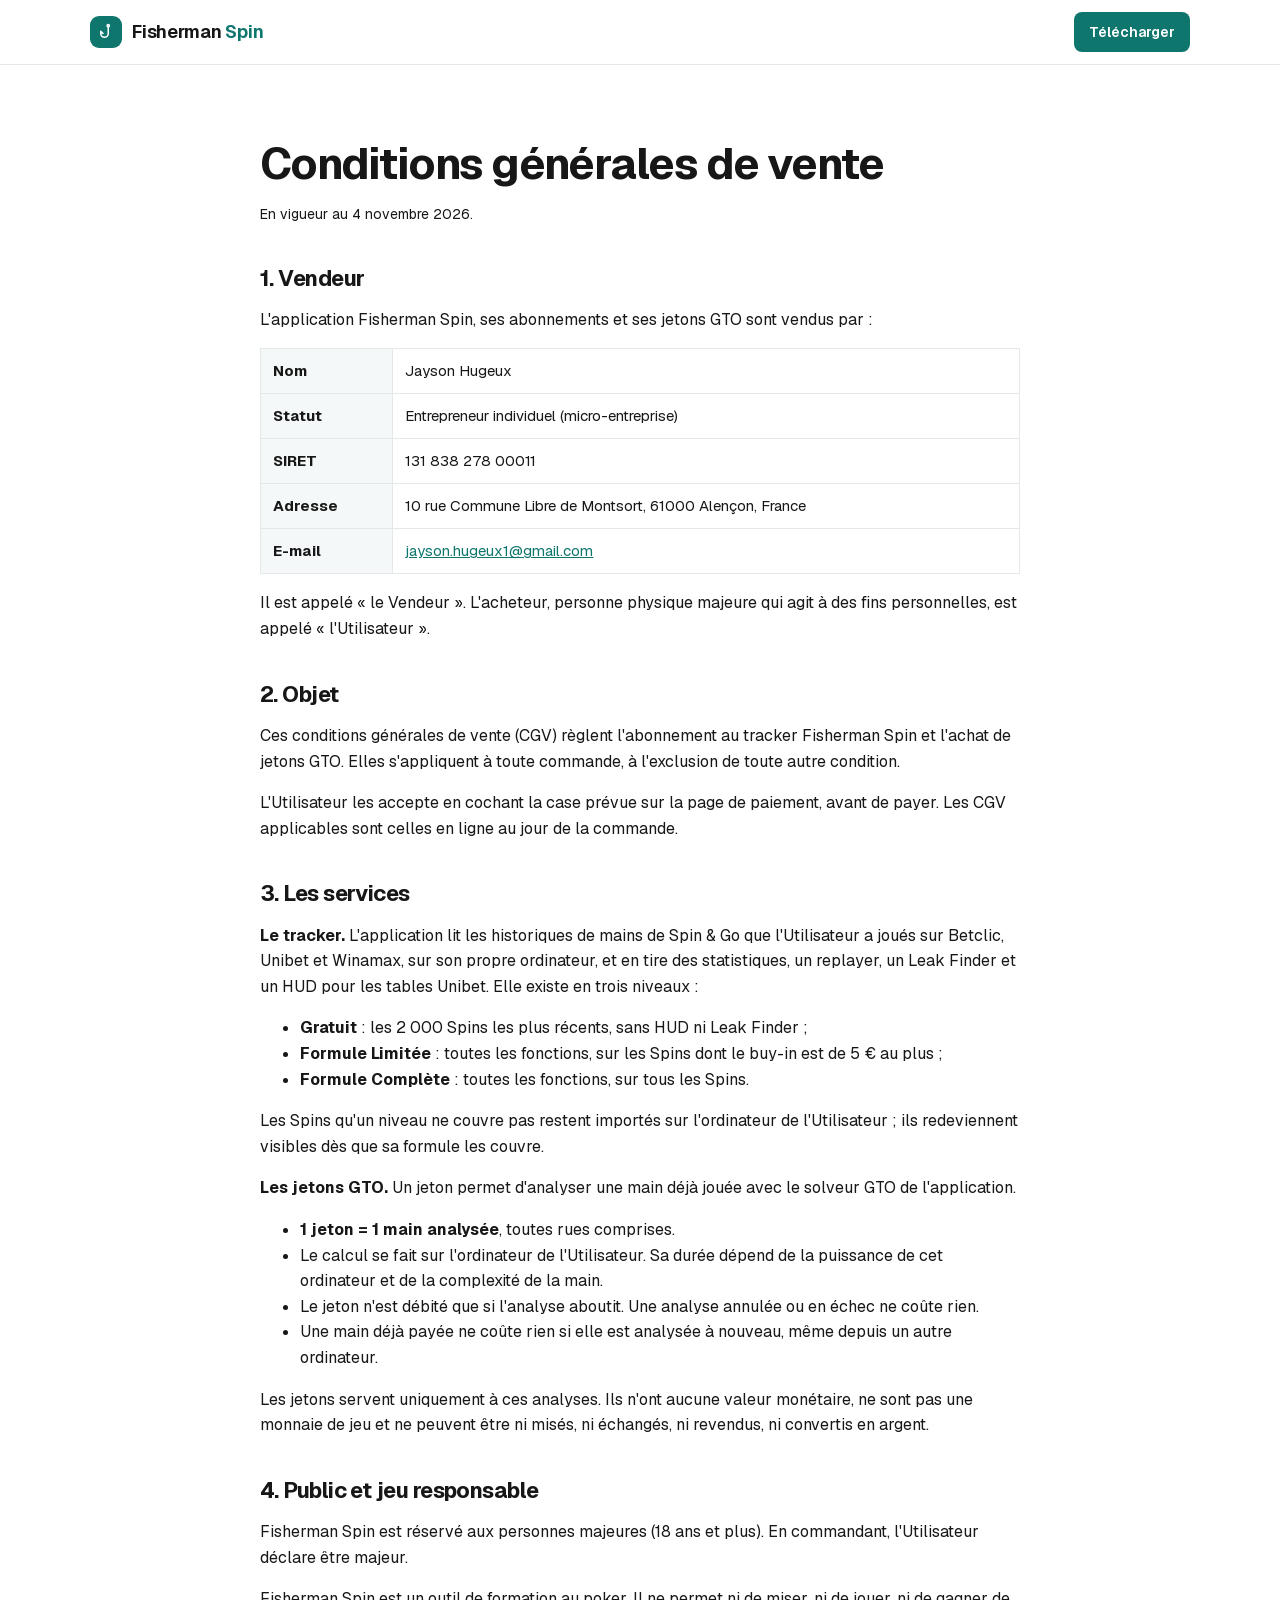
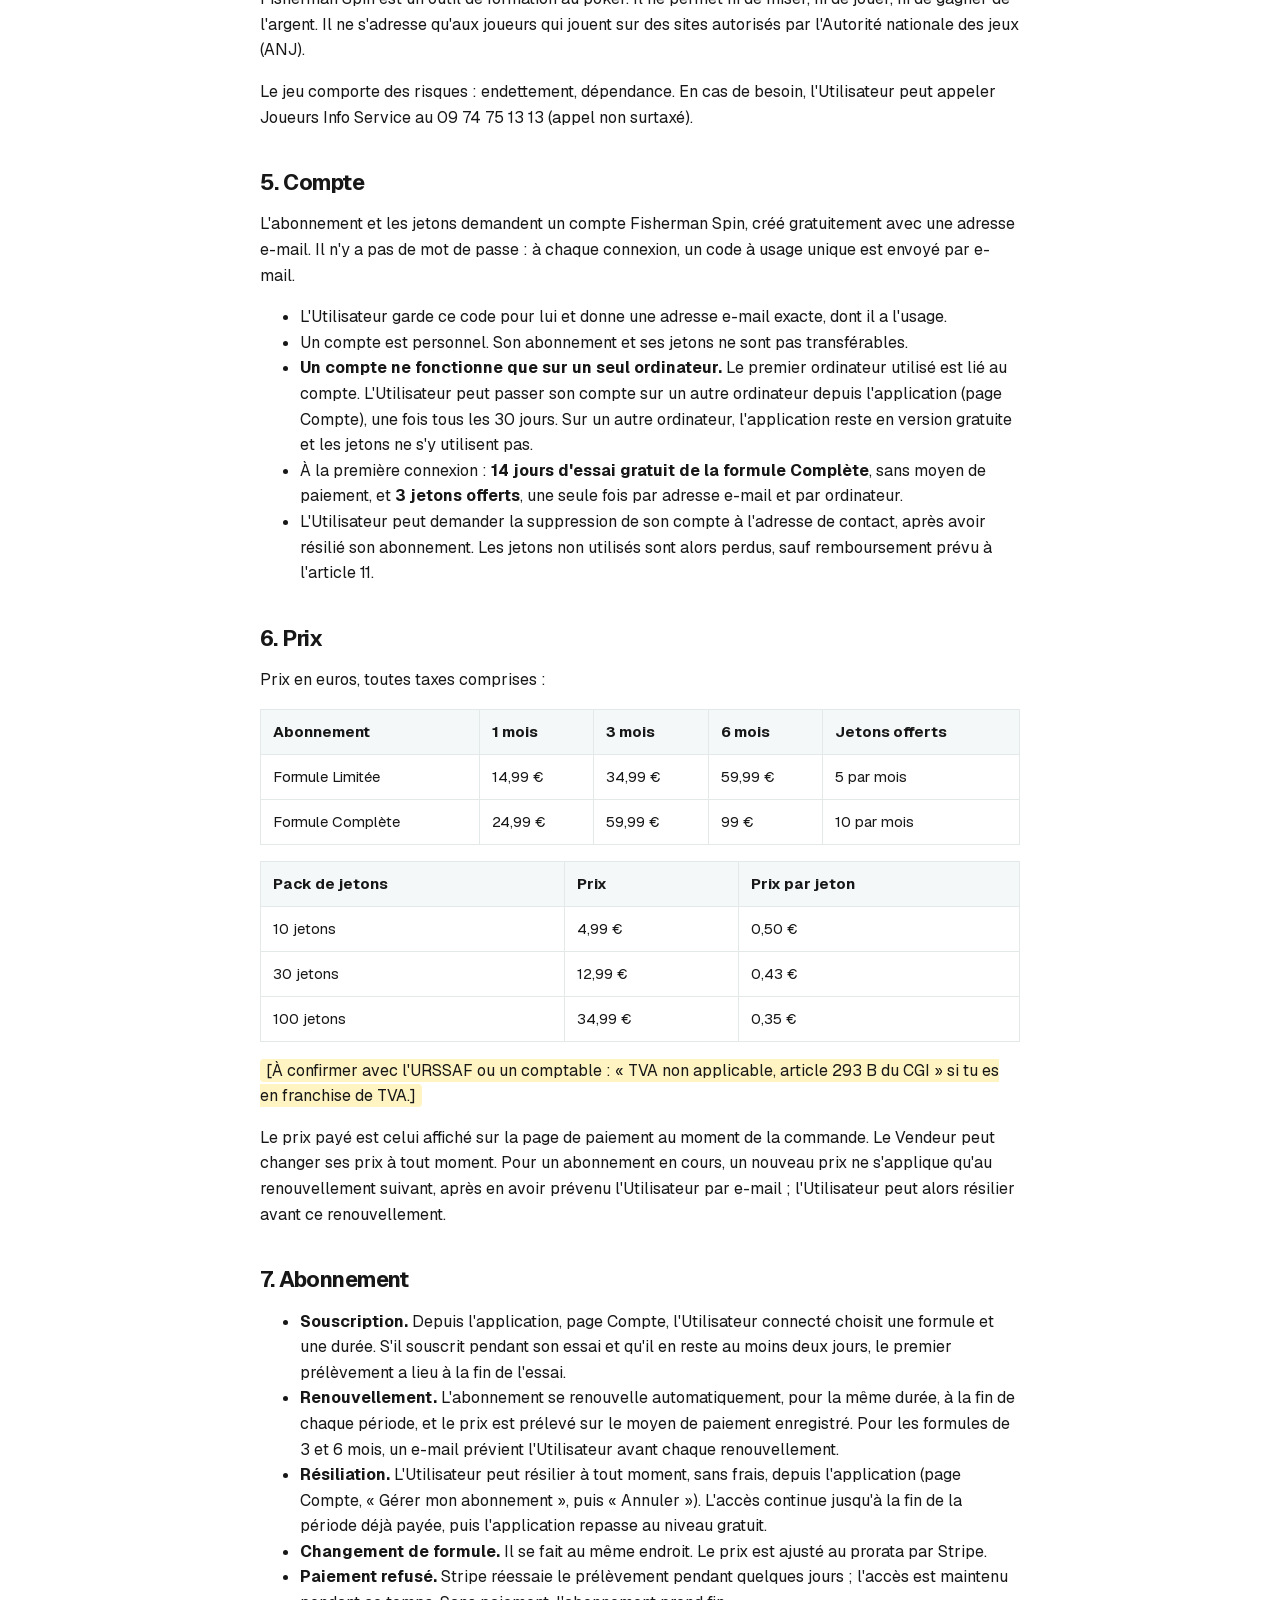
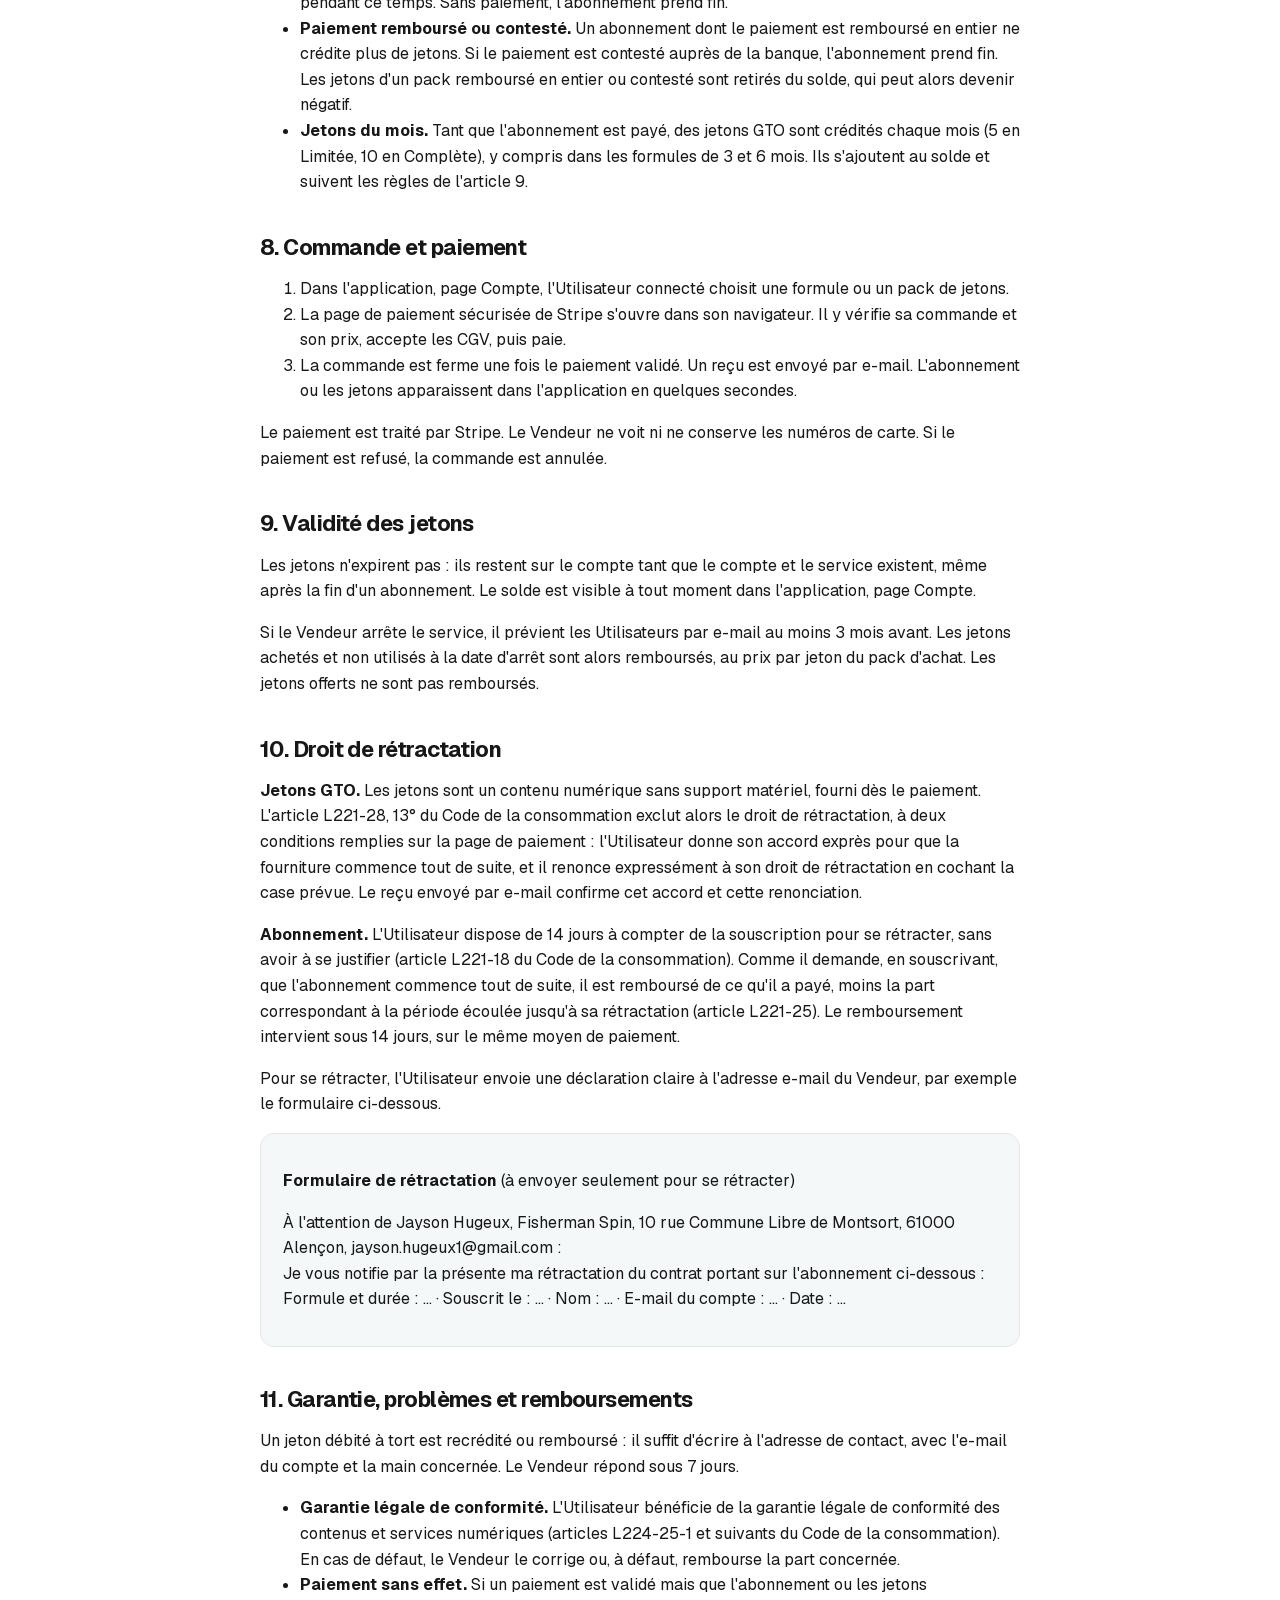
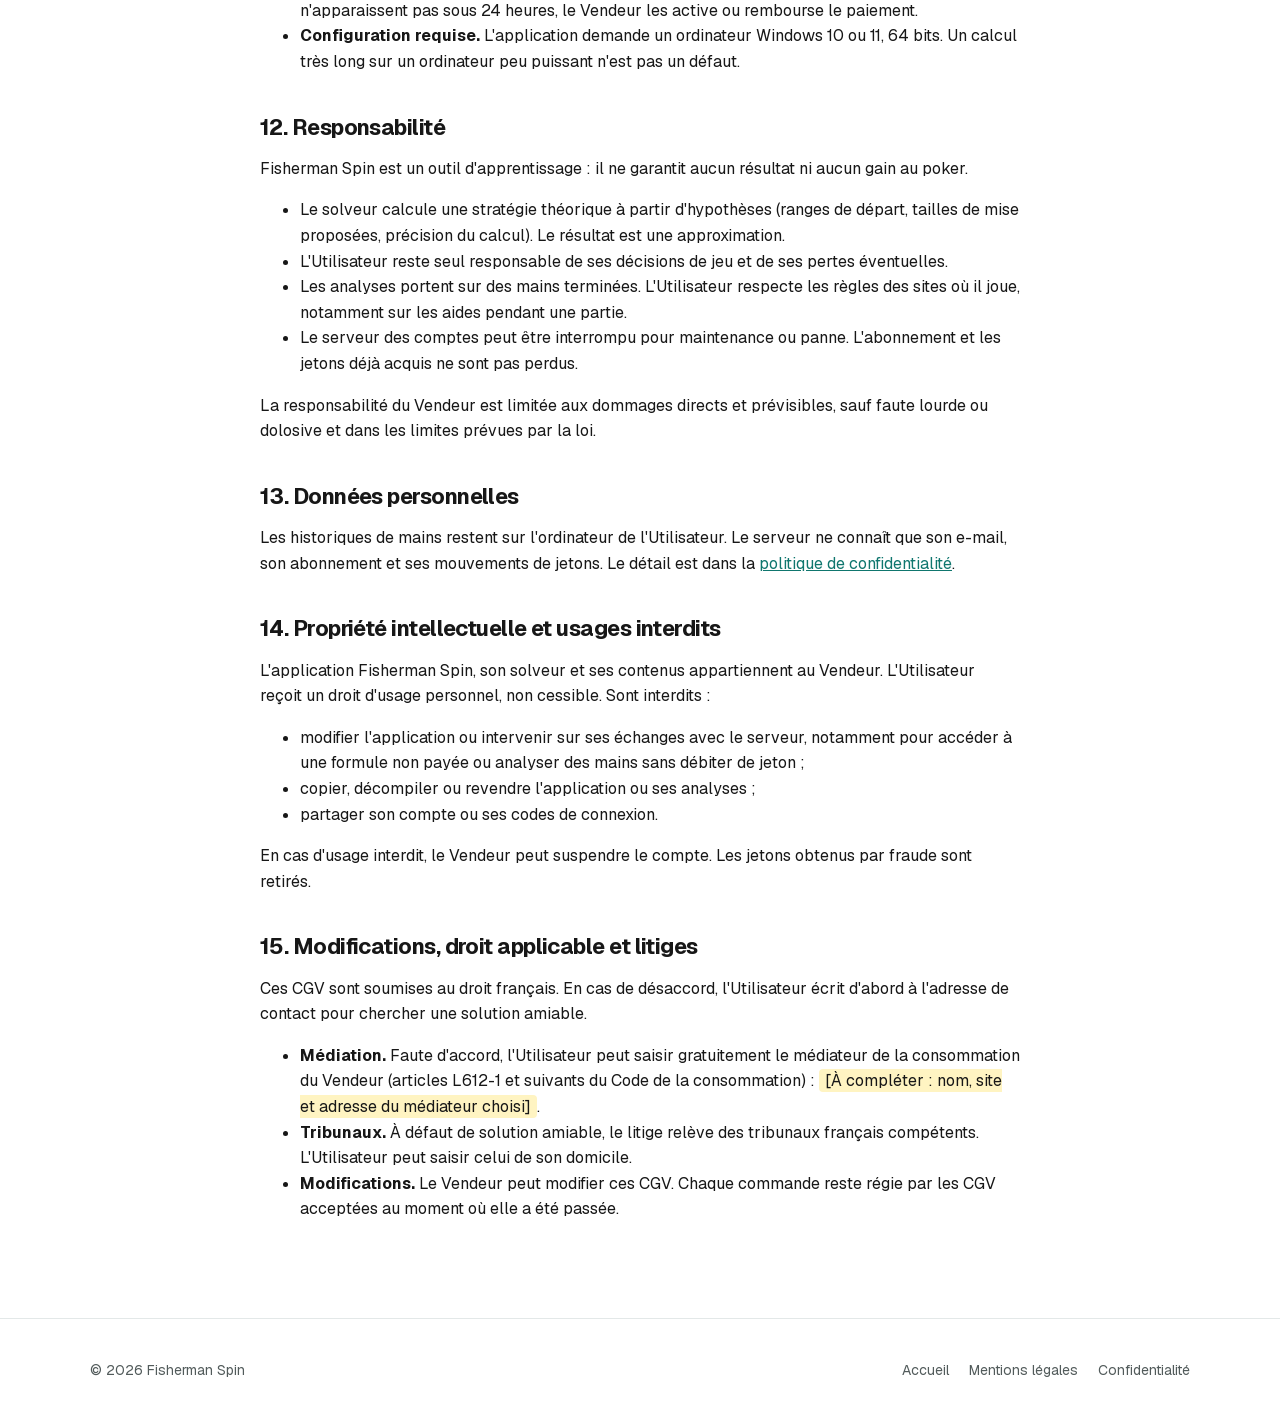
<file: cgv.html>
<!doctype html>
<html lang="fr">
<head>
  <meta charset="utf-8" />
  <meta name="viewport" content="width=device-width, initial-scale=1" />
  <title>Conditions générales de vente — Fisherman Spin</title>
  <link rel="icon" href="favicon.svg" type="image/svg+xml" />
  <link rel="stylesheet" href="style.css" />
</head>
<body>
  <header class="entete">
    <div class="conteneur">
      <a class="marque" href="./">
        <span class="pastille"><svg viewBox="0 0 24 24" width="18" height="18" fill="none" stroke="currentColor" stroke-width="2" stroke-linecap="round" stroke-linejoin="round" aria-hidden="true"><circle cx="15" cy="3.5" r="1.5"/><path d="M15 5v9a5 5 0 0 1-10 0v-3l3 3"/></svg></span>
        <span>Fisherman <b>Spin</b></span>
      </a>
      <nav class="menu"><a class="bouton plein" href="telecharger.html">Télécharger</a></nav>
    </div>
  </header>

  <main class="texte">
    <article class="etroit">
      <h1>Conditions générales de vente</h1>
      <p class="maj">En vigueur au 4 novembre 2026.</p>

      <h2>1. Vendeur</h2>
      <p>L'application Fisherman Spin, ses abonnements et ses jetons GTO sont vendus par :</p>
      <table>
        <tr><th>Nom</th><td>Jayson Hugeux</td></tr>
        <tr><th>Statut</th><td>Entrepreneur individuel (micro-entreprise)</td></tr>
        <tr><th>SIRET</th><td>131 838 278 00011</td></tr>
        <tr><th>Adresse</th><td>10 rue Commune Libre de Montsort, 61000 Alençon, France</td></tr>
        <tr><th>E-mail</th><td><a href="mailto:jayson.hugeux1@gmail.com">jayson.hugeux1@gmail.com</a></td></tr>
      </table>
      <p>Il est appelé « le Vendeur ». L'acheteur, personne physique majeure qui agit à des fins personnelles, est appelé « l'Utilisateur ».</p>

      <h2>2. Objet</h2>
      <p>Ces conditions générales de vente (CGV) règlent l'abonnement au tracker Fisherman Spin et l'achat de jetons GTO. Elles s'appliquent à toute commande, à l'exclusion de toute autre condition.</p>
      <p>L'Utilisateur les accepte en cochant la case prévue sur la page de paiement, avant de payer. Les CGV applicables sont celles en ligne au jour de la commande.</p>

      <h2>3. Les services</h2>
      <p><b>Le tracker.</b> L'application lit les historiques de mains de Spin &amp; Go que l'Utilisateur a joués sur Betclic, Unibet et Winamax, sur son propre ordinateur, et en tire des statistiques, un replayer, un Leak Finder et un HUD pour les tables Unibet. Elle existe en trois niveaux :</p>
      <ul>
        <li><b>Gratuit</b> : les 2 000 Spins les plus récents, sans HUD ni Leak Finder ;</li>
        <li><b>Formule Limitée</b> : toutes les fonctions, sur les Spins dont le buy-in est de 5 € au plus ;</li>
        <li><b>Formule Complète</b> : toutes les fonctions, sur tous les Spins.</li>
      </ul>
      <p>Les Spins qu'un niveau ne couvre pas restent importés sur l'ordinateur de l'Utilisateur ; ils redeviennent visibles dès que sa formule les couvre.</p>
      <p><b>Les jetons GTO.</b> Un jeton permet d'analyser une main déjà jouée avec le solveur GTO de l'application.</p>
      <ul>
        <li><b>1 jeton = 1 main analysée</b>, toutes rues comprises.</li>
        <li>Le calcul se fait sur l'ordinateur de l'Utilisateur. Sa durée dépend de la puissance de cet ordinateur et de la complexité de la main.</li>
        <li>Le jeton n'est débité que si l'analyse aboutit. Une analyse annulée ou en échec ne coûte rien.</li>
        <li>Une main déjà payée ne coûte rien si elle est analysée à nouveau, même depuis un autre ordinateur.</li>
      </ul>
      <p>Les jetons servent uniquement à ces analyses. Ils n'ont aucune valeur monétaire, ne sont pas une monnaie de jeu et ne peuvent être ni misés, ni échangés, ni revendus, ni convertis en argent.</p>

      <h2>4. Public et jeu responsable</h2>
      <p>Fisherman Spin est réservé aux personnes majeures (18 ans et plus). En commandant, l'Utilisateur déclare être majeur.</p>
      <p>Fisherman Spin est un outil de formation au poker. Il ne permet ni de miser, ni de jouer, ni de gagner de l'argent. Il ne s'adresse qu'aux joueurs qui jouent sur des sites autorisés par l'Autorité nationale des jeux (ANJ).</p>
      <p>Le jeu comporte des risques : endettement, dépendance. En cas de besoin, l'Utilisateur peut appeler Joueurs Info Service au 09 74 75 13 13 (appel non surtaxé).</p>

      <h2>5. Compte</h2>
      <p>L'abonnement et les jetons demandent un compte Fisherman Spin, créé gratuitement avec une adresse e-mail. Il n'y a pas de mot de passe : à chaque connexion, un code à usage unique est envoyé par e-mail.</p>
      <ul>
        <li>L'Utilisateur garde ce code pour lui et donne une adresse e-mail exacte, dont il a l'usage.</li>
        <li>Un compte est personnel. Son abonnement et ses jetons ne sont pas transférables.</li>
        <li><b>Un compte ne fonctionne que sur un seul ordinateur.</b> Le premier ordinateur utilisé est lié au compte. L'Utilisateur peut passer son compte sur un autre ordinateur depuis l'application (page Compte), une fois tous les 30 jours. Sur un autre ordinateur, l'application reste en version gratuite et les jetons ne s'y utilisent pas.</li>
        <li>À la première connexion : <b>14 jours d'essai gratuit de la formule Complète</b>, sans moyen de paiement, et <b>3 jetons offerts</b>, une seule fois par adresse e-mail et par ordinateur.</li>
        <li>L'Utilisateur peut demander la suppression de son compte à l'adresse de contact, après avoir résilié son abonnement. Les jetons non utilisés sont alors perdus, sauf remboursement prévu à l'article 11.</li>
      </ul>

      <h2>6. Prix</h2>
      <p>Prix en euros, toutes taxes comprises :</p>
      <table>
        <tr><th>Abonnement</th><th>1 mois</th><th>3 mois</th><th>6 mois</th><th>Jetons offerts</th></tr>
        <tr><td>Formule Limitée</td><td>14,99 €</td><td>34,99 €</td><td>59,99 €</td><td>5 par mois</td></tr>
        <tr><td>Formule Complète</td><td>24,99 €</td><td>59,99 €</td><td>99 €</td><td>10 par mois</td></tr>
      </table>
      <table>
        <tr><th>Pack de jetons</th><th>Prix</th><th>Prix par jeton</th></tr>
        <tr><td>10 jetons</td><td>4,99 €</td><td>0,50 €</td></tr>
        <tr><td>30 jetons</td><td>12,99 €</td><td>0,43 €</td></tr>
        <tr><td>100 jetons</td><td>34,99 €</td><td>0,35 €</td></tr>
      </table>
      <p><span class="a-completer">[À confirmer avec l'URSSAF ou un comptable : « TVA non applicable, article 293 B du CGI » si tu es en franchise de TVA.]</span></p>
      <p>Le prix payé est celui affiché sur la page de paiement au moment de la commande. Le Vendeur peut changer ses prix à tout moment. Pour un abonnement en cours, un nouveau prix ne s'applique qu'au renouvellement suivant, après en avoir prévenu l'Utilisateur par e-mail ; l'Utilisateur peut alors résilier avant ce renouvellement.</p>

      <h2>7. Abonnement</h2>
      <ul>
        <li><b>Souscription.</b> Depuis l'application, page Compte, l'Utilisateur connecté choisit une formule et une durée. S'il souscrit pendant son essai et qu'il en reste au moins deux jours, le premier prélèvement a lieu à la fin de l'essai.</li>
        <li><b>Renouvellement.</b> L'abonnement se renouvelle automatiquement, pour la même durée, à la fin de chaque période, et le prix est prélevé sur le moyen de paiement enregistré. Pour les formules de 3 et 6 mois, un e-mail prévient l'Utilisateur avant chaque renouvellement.</li>
        <li><b>Résiliation.</b> L'Utilisateur peut résilier à tout moment, sans frais, depuis l'application (page Compte, « Gérer mon abonnement », puis « Annuler »). L'accès continue jusqu'à la fin de la période déjà payée, puis l'application repasse au niveau gratuit.</li>
        <li><b>Changement de formule.</b> Il se fait au même endroit. Le prix est ajusté au prorata par Stripe.</li>
        <li><b>Paiement refusé.</b> Stripe réessaie le prélèvement pendant quelques jours ; l'accès est maintenu pendant ce temps. Sans paiement, l'abonnement prend fin.</li>
        <li><b>Paiement remboursé ou contesté.</b> Un abonnement dont le paiement est remboursé en entier ne crédite plus de jetons. Si le paiement est contesté auprès de la banque, l'abonnement prend fin. Les jetons d'un pack remboursé en entier ou contesté sont retirés du solde, qui peut alors devenir négatif.</li>
        <li><b>Jetons du mois.</b> Tant que l'abonnement est payé, des jetons GTO sont crédités chaque mois (5 en Limitée, 10 en Complète), y compris dans les formules de 3 et 6 mois. Ils s'ajoutent au solde et suivent les règles de l'article 9.</li>
      </ul>

      <h2>8. Commande et paiement</h2>
      <ol>
        <li>Dans l'application, page Compte, l'Utilisateur connecté choisit une formule ou un pack de jetons.</li>
        <li>La page de paiement sécurisée de Stripe s'ouvre dans son navigateur. Il y vérifie sa commande et son prix, accepte les CGV, puis paie.</li>
        <li>La commande est ferme une fois le paiement validé. Un reçu est envoyé par e-mail. L'abonnement ou les jetons apparaissent dans l'application en quelques secondes.</li>
      </ol>
      <p>Le paiement est traité par Stripe. Le Vendeur ne voit ni ne conserve les numéros de carte. Si le paiement est refusé, la commande est annulée.</p>

      <h2>9. Validité des jetons</h2>
      <p>Les jetons n'expirent pas : ils restent sur le compte tant que le compte et le service existent, même après la fin d'un abonnement. Le solde est visible à tout moment dans l'application, page Compte.</p>
      <p>Si le Vendeur arrête le service, il prévient les Utilisateurs par e-mail au moins 3 mois avant. Les jetons achetés et non utilisés à la date d'arrêt sont alors remboursés, au prix par jeton du pack d'achat. Les jetons offerts ne sont pas remboursés.</p>

      <h2>10. Droit de rétractation</h2>
      <p><b>Jetons GTO.</b> Les jetons sont un contenu numérique sans support matériel, fourni dès le paiement. L'article L221-28, 13° du Code de la consommation exclut alors le droit de rétractation, à deux conditions remplies sur la page de paiement : l'Utilisateur donne son accord exprès pour que la fourniture commence tout de suite, et il renonce expressément à son droit de rétractation en cochant la case prévue. Le reçu envoyé par e-mail confirme cet accord et cette renonciation.</p>
      <p><b>Abonnement.</b> L'Utilisateur dispose de 14 jours à compter de la souscription pour se rétracter, sans avoir à se justifier (article L221-18 du Code de la consommation). Comme il demande, en souscrivant, que l'abonnement commence tout de suite, il est remboursé de ce qu'il a payé, moins la part correspondant à la période écoulée jusqu'à sa rétractation (article L221-25). Le remboursement intervient sous 14 jours, sur le même moyen de paiement.</p>
      <p>Pour se rétracter, l'Utilisateur envoie une déclaration claire à l'adresse e-mail du Vendeur, par exemple le formulaire ci-dessous.</p>
      <div class="encart">
        <p><b>Formulaire de rétractation</b> (à envoyer seulement pour se rétracter)</p>
        <p>À l'attention de Jayson Hugeux, Fisherman Spin, 10 rue Commune Libre de Montsort, 61000 Alençon, jayson.hugeux1@gmail.com :<br />
        Je vous notifie par la présente ma rétractation du contrat portant sur l'abonnement ci-dessous :<br />
        Formule et durée : … · Souscrit le : … · Nom : … · E-mail du compte : … · Date : …</p>
      </div>

      <h2>11. Garantie, problèmes et remboursements</h2>
      <p>Un jeton débité à tort est recrédité ou remboursé : il suffit d'écrire à l'adresse de contact, avec l'e-mail du compte et la main concernée. Le Vendeur répond sous 7 jours.</p>
      <ul>
        <li><b>Garantie légale de conformité.</b> L'Utilisateur bénéficie de la garantie légale de conformité des contenus et services numériques (articles L224-25-1 et suivants du Code de la consommation). En cas de défaut, le Vendeur le corrige ou, à défaut, rembourse la part concernée.</li>
        <li><b>Paiement sans effet.</b> Si un paiement est validé mais que l'abonnement ou les jetons n'apparaissent pas sous 24 heures, le Vendeur les active ou rembourse le paiement.</li>
        <li><b>Configuration requise.</b> L'application demande un ordinateur Windows 10 ou 11, 64 bits. Un calcul très long sur un ordinateur peu puissant n'est pas un défaut.</li>
      </ul>

      <h2>12. Responsabilité</h2>
      <p>Fisherman Spin est un outil d'apprentissage : il ne garantit aucun résultat ni aucun gain au poker.</p>
      <ul>
        <li>Le solveur calcule une stratégie théorique à partir d'hypothèses (ranges de départ, tailles de mise proposées, précision du calcul). Le résultat est une approximation.</li>
        <li>L'Utilisateur reste seul responsable de ses décisions de jeu et de ses pertes éventuelles.</li>
        <li>Les analyses portent sur des mains terminées. L'Utilisateur respecte les règles des sites où il joue, notamment sur les aides pendant une partie.</li>
        <li>Le serveur des comptes peut être interrompu pour maintenance ou panne. L'abonnement et les jetons déjà acquis ne sont pas perdus.</li>
      </ul>
      <p>La responsabilité du Vendeur est limitée aux dommages directs et prévisibles, sauf faute lourde ou dolosive et dans les limites prévues par la loi.</p>

      <h2>13. Données personnelles</h2>
      <p>Les historiques de mains restent sur l'ordinateur de l'Utilisateur. Le serveur ne connaît que son e-mail, son abonnement et ses mouvements de jetons. Le détail est dans la <a href="confidentialite.html">politique de confidentialité</a>.</p>

      <h2>14. Propriété intellectuelle et usages interdits</h2>
      <p>L'application Fisherman Spin, son solveur et ses contenus appartiennent au Vendeur. L'Utilisateur reçoit un droit d'usage personnel, non cessible. Sont interdits :</p>
      <ul>
        <li>modifier l'application ou intervenir sur ses échanges avec le serveur, notamment pour accéder à une formule non payée ou analyser des mains sans débiter de jeton ;</li>
        <li>copier, décompiler ou revendre l'application ou ses analyses ;</li>
        <li>partager son compte ou ses codes de connexion.</li>
      </ul>
      <p>En cas d'usage interdit, le Vendeur peut suspendre le compte. Les jetons obtenus par fraude sont retirés.</p>

      <h2>15. Modifications, droit applicable et litiges</h2>
      <p>Ces CGV sont soumises au droit français. En cas de désaccord, l'Utilisateur écrit d'abord à l'adresse de contact pour chercher une solution amiable.</p>
      <ul>
        <li><b>Médiation.</b> Faute d'accord, l'Utilisateur peut saisir gratuitement le médiateur de la consommation du Vendeur (articles L612-1 et suivants du Code de la consommation) : <span class="a-completer">[À compléter : nom, site et adresse du médiateur choisi]</span>.</li>
        <li><b>Tribunaux.</b> À défaut de solution amiable, le litige relève des tribunaux français compétents. L'Utilisateur peut saisir celui de son domicile.</li>
        <li><b>Modifications.</b> Le Vendeur peut modifier ces CGV. Chaque commande reste régie par les CGV acceptées au moment où elle a été passée.</li>
      </ul>
    </article>
  </main>

  <footer class="pied">
    <div class="conteneur">
      <span>© 2026 Fisherman Spin</span>
      <nav>
        <a href="./">Accueil</a>
        <a href="mentions-legales.html">Mentions légales</a>
        <a href="confidentialite.html">Confidentialité</a>
      </nav>
    </div>
  </footer>
</body>
</html>
</file>
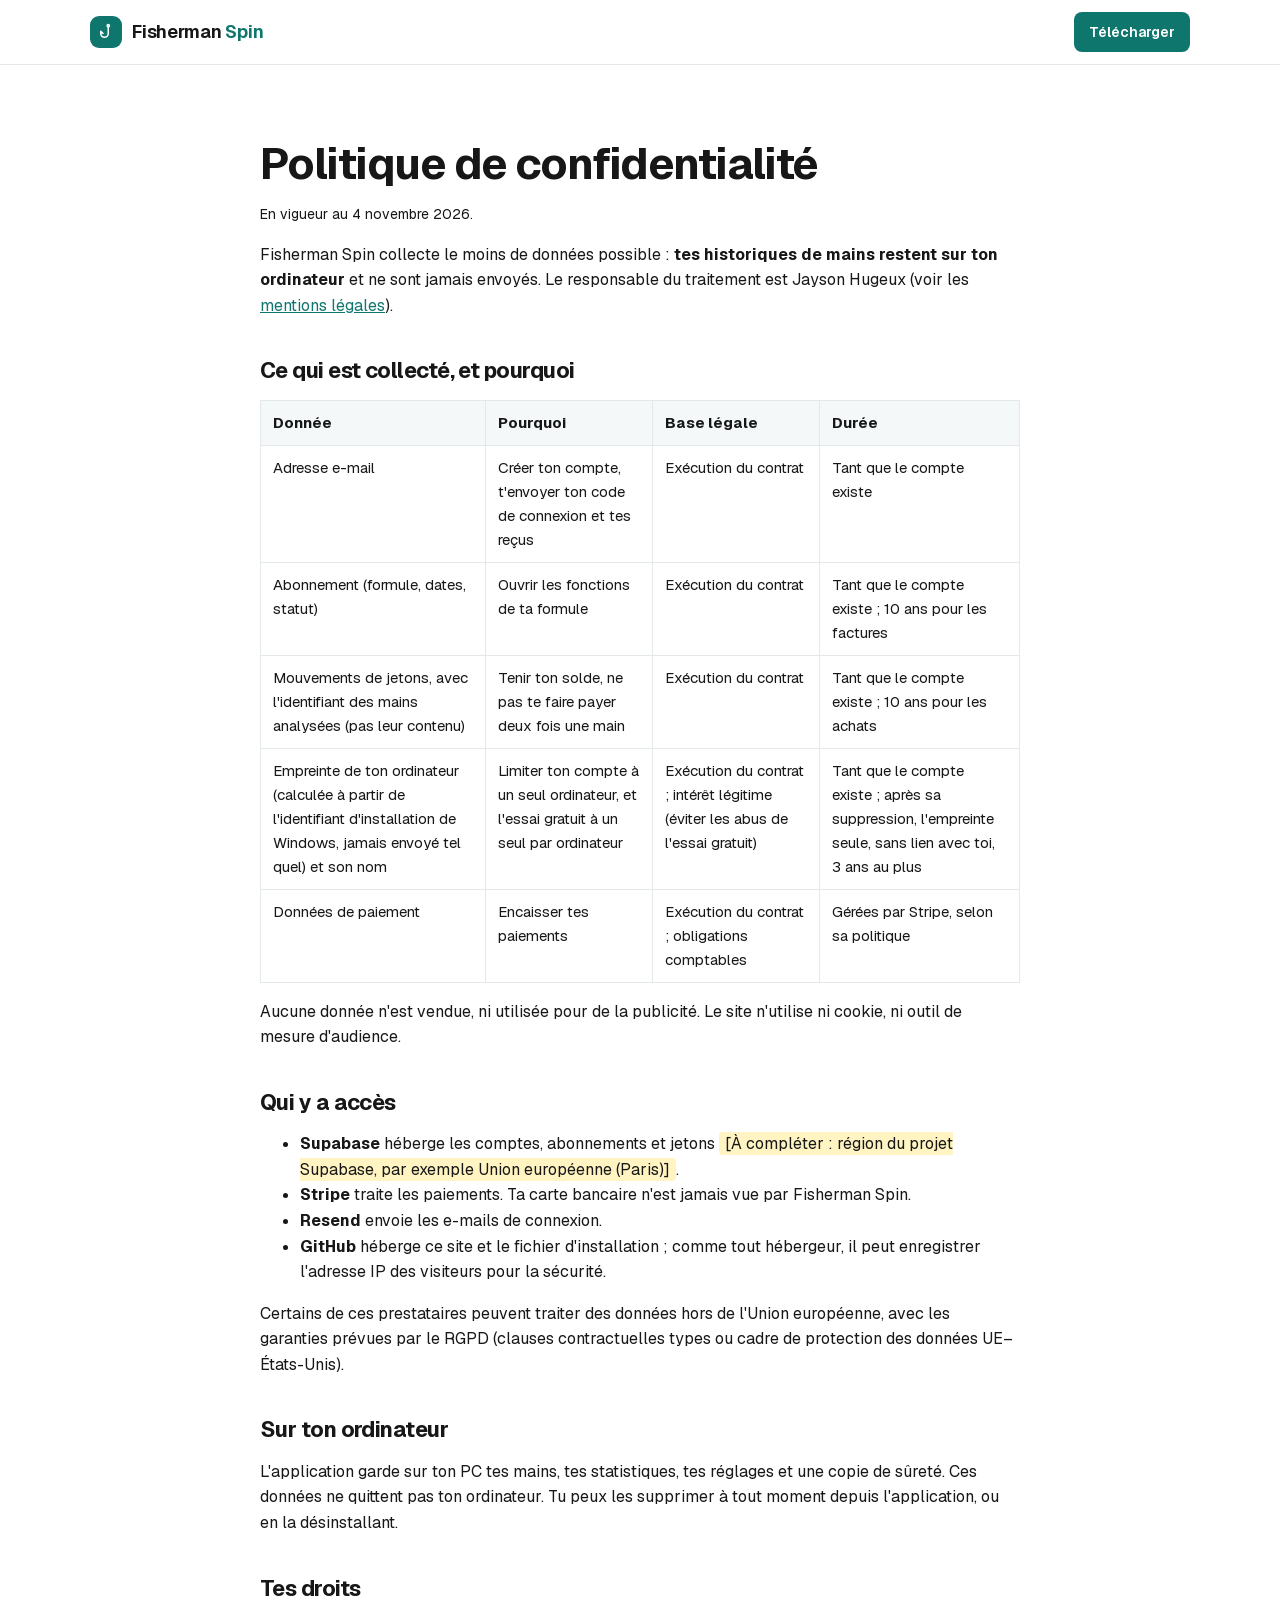
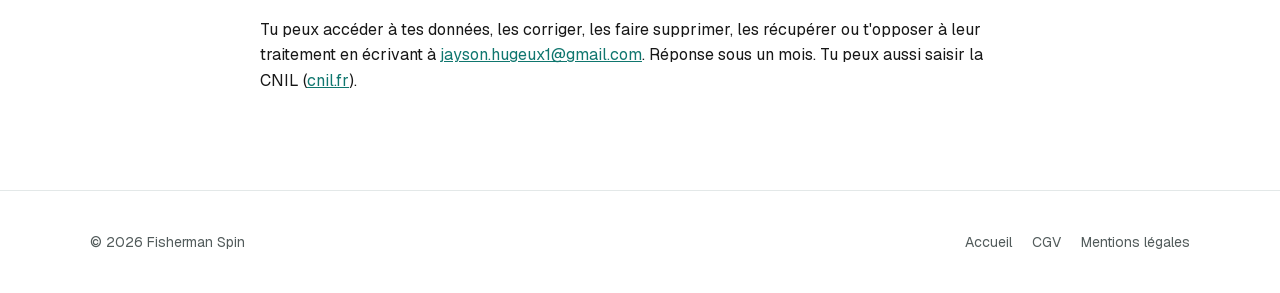
<file: confidentialite.html>
<!doctype html>
<html lang="fr">
<head>
  <meta charset="utf-8" />
  <meta name="viewport" content="width=device-width, initial-scale=1" />
  <title>Confidentialité — Fisherman Spin</title>
  <link rel="icon" href="favicon.svg" type="image/svg+xml" />
  <link rel="stylesheet" href="style.css" />
</head>
<body>
  <header class="entete">
    <div class="conteneur">
      <a class="marque" href="./">
        <span class="pastille"><svg viewBox="0 0 24 24" width="18" height="18" fill="none" stroke="currentColor" stroke-width="2" stroke-linecap="round" stroke-linejoin="round" aria-hidden="true"><circle cx="15" cy="3.5" r="1.5"/><path d="M15 5v9a5 5 0 0 1-10 0v-3l3 3"/></svg></span>
        <span>Fisherman <b>Spin</b></span>
      </a>
      <nav class="menu"><a class="bouton plein" href="telecharger.html">Télécharger</a></nav>
    </div>
  </header>

  <main class="texte">
    <article class="etroit">
      <h1>Politique de confidentialité</h1>
      <p class="maj">En vigueur au 4 novembre 2026.</p>
      <p>Fisherman Spin collecte le moins de données possible : <b>tes historiques de mains restent sur ton ordinateur</b> et ne sont jamais envoyés. Le responsable du traitement est Jayson Hugeux (voir les <a href="mentions-legales.html">mentions légales</a>).</p>

      <h2>Ce qui est collecté, et pourquoi</h2>
      <table>
        <tr><th>Donnée</th><th>Pourquoi</th><th>Base légale</th><th>Durée</th></tr>
        <tr><td>Adresse e-mail</td><td>Créer ton compte, t'envoyer ton code de connexion et tes reçus</td><td>Exécution du contrat</td><td>Tant que le compte existe</td></tr>
        <tr><td>Abonnement (formule, dates, statut)</td><td>Ouvrir les fonctions de ta formule</td><td>Exécution du contrat</td><td>Tant que le compte existe ; 10 ans pour les factures</td></tr>
        <tr><td>Mouvements de jetons, avec l'identifiant des mains analysées (pas leur contenu)</td><td>Tenir ton solde, ne pas te faire payer deux fois une main</td><td>Exécution du contrat</td><td>Tant que le compte existe ; 10 ans pour les achats</td></tr>
        <tr><td>Empreinte de ton ordinateur (calculée à partir de l'identifiant d'installation de Windows, jamais envoyé tel quel) et son nom</td><td>Limiter ton compte à un seul ordinateur, et l'essai gratuit à un seul par ordinateur</td><td>Exécution du contrat ; intérêt légitime (éviter les abus de l'essai gratuit)</td><td>Tant que le compte existe ; après sa suppression, l'empreinte seule, sans lien avec toi, 3 ans au plus</td></tr>
        <tr><td>Données de paiement</td><td>Encaisser tes paiements</td><td>Exécution du contrat ; obligations comptables</td><td>Gérées par Stripe, selon sa politique</td></tr>
      </table>
      <p>Aucune donnée n'est vendue, ni utilisée pour de la publicité. Le site n'utilise ni cookie, ni outil de mesure d'audience.</p>

      <h2>Qui y a accès</h2>
      <ul>
        <li><b>Supabase</b> héberge les comptes, abonnements et jetons <span class="a-completer">[À compléter : région du projet Supabase, par exemple Union européenne (Paris)]</span>.</li>
        <li><b>Stripe</b> traite les paiements. Ta carte bancaire n'est jamais vue par Fisherman Spin.</li>
        <li><b>Resend</b> envoie les e-mails de connexion.</li>
        <li><b>GitHub</b> héberge ce site et le fichier d'installation ; comme tout hébergeur, il peut enregistrer l'adresse IP des visiteurs pour la sécurité.</li>
      </ul>
      <p>Certains de ces prestataires peuvent traiter des données hors de l'Union européenne, avec les garanties prévues par le RGPD (clauses contractuelles types ou cadre de protection des données UE–États-Unis).</p>

      <h2>Sur ton ordinateur</h2>
      <p>L'application garde sur ton PC tes mains, tes statistiques, tes réglages et une copie de sûreté. Ces données ne quittent pas ton ordinateur. Tu peux les supprimer à tout moment depuis l'application, ou en la désinstallant.</p>

      <h2>Tes droits</h2>
      <p>Tu peux accéder à tes données, les corriger, les faire supprimer, les récupérer ou t'opposer à leur traitement en écrivant à <a href="mailto:jayson.hugeux1@gmail.com">jayson.hugeux1@gmail.com</a>. Réponse sous un mois. Tu peux aussi saisir la CNIL (<a href="https://www.cnil.fr">cnil.fr</a>).</p>
    </article>
  </main>

  <footer class="pied">
    <div class="conteneur">
      <span>© 2026 Fisherman Spin</span>
      <nav>
        <a href="./">Accueil</a>
        <a href="cgv.html">CGV</a>
        <a href="mentions-legales.html">Mentions légales</a>
      </nav>
    </div>
  </footer>
</body>
</html>
</file>
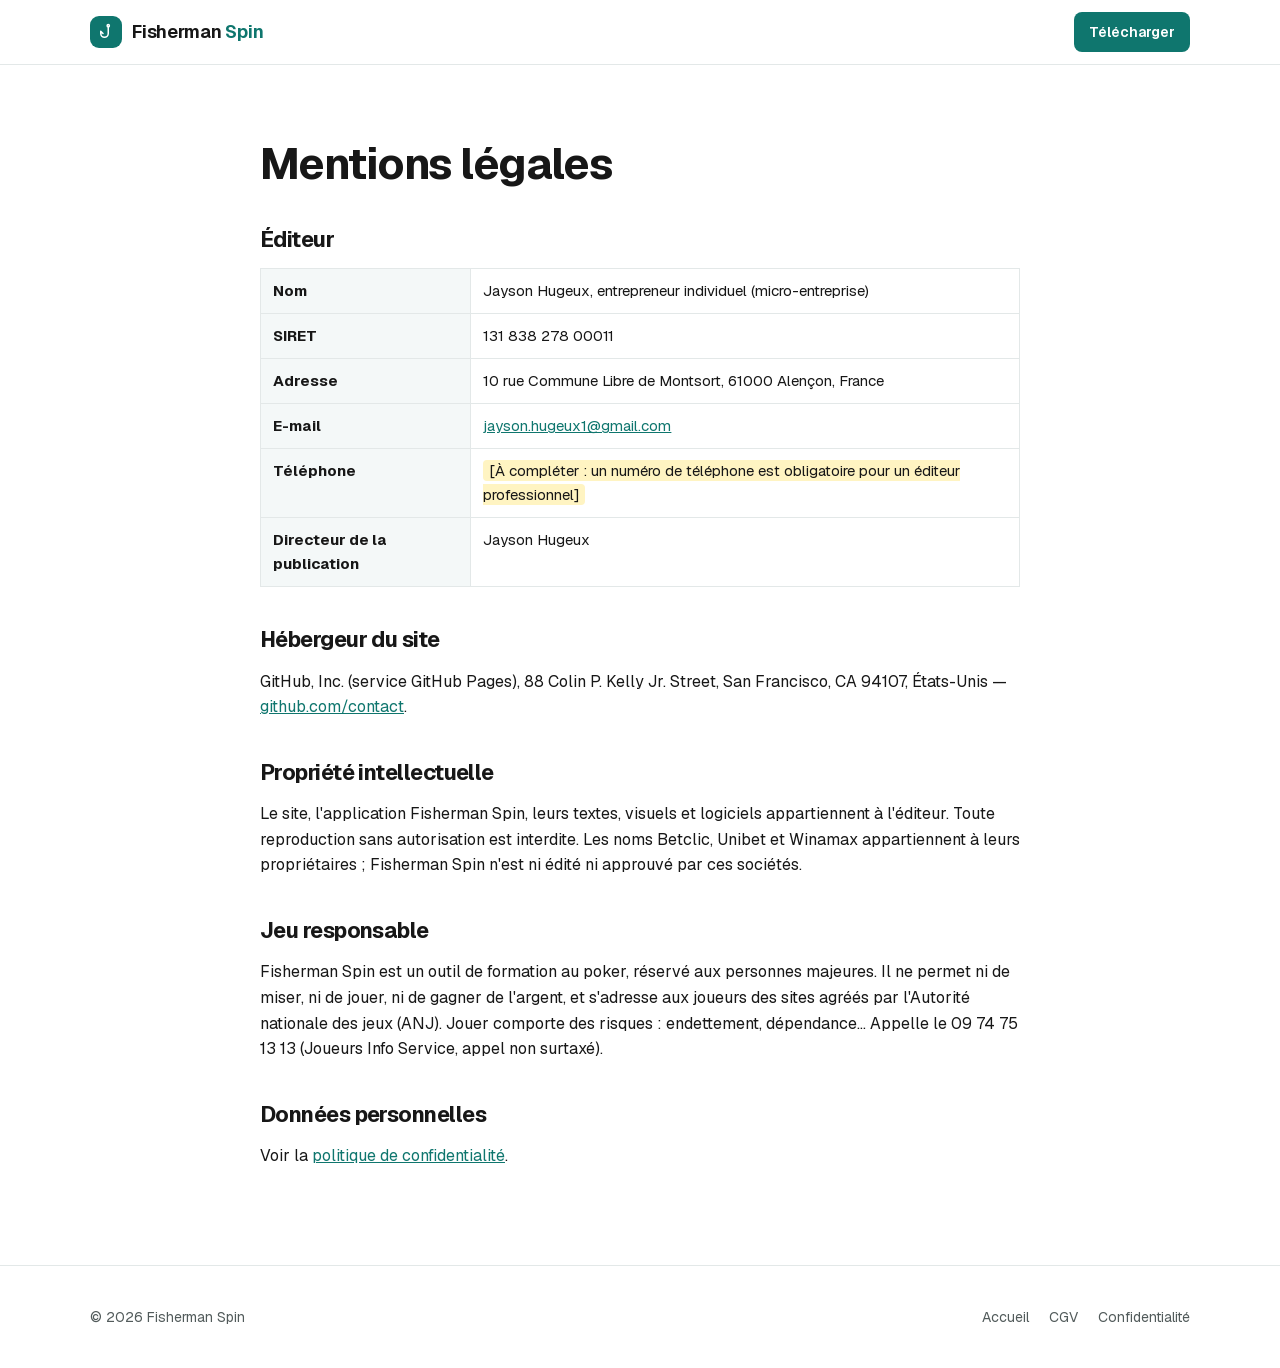
<file: mentions-legales.html>
<!doctype html>
<html lang="fr">
<head>
  <meta charset="utf-8" />
  <meta name="viewport" content="width=device-width, initial-scale=1" />
  <title>Mentions légales — Fisherman Spin</title>
  <link rel="icon" href="favicon.svg" type="image/svg+xml" />
  <link rel="stylesheet" href="style.css" />
</head>
<body>
  <header class="entete">
    <div class="conteneur">
      <a class="marque" href="./">
        <span class="pastille"><svg viewBox="0 0 24 24" width="18" height="18" fill="none" stroke="currentColor" stroke-width="2" stroke-linecap="round" stroke-linejoin="round" aria-hidden="true"><circle cx="15" cy="3.5" r="1.5"/><path d="M15 5v9a5 5 0 0 1-10 0v-3l3 3"/></svg></span>
        <span>Fisherman <b>Spin</b></span>
      </a>
      <nav class="menu"><a class="bouton plein" href="telecharger.html">Télécharger</a></nav>
    </div>
  </header>

  <main class="texte">
    <article class="etroit">
      <h1>Mentions légales</h1>

      <h2>Éditeur</h2>
      <table>
        <tr><th>Nom</th><td>Jayson Hugeux, entrepreneur individuel (micro-entreprise)</td></tr>
        <tr><th>SIRET</th><td>131 838 278 00011</td></tr>
        <tr><th>Adresse</th><td>10 rue Commune Libre de Montsort, 61000 Alençon, France</td></tr>
        <tr><th>E-mail</th><td><a href="mailto:jayson.hugeux1@gmail.com">jayson.hugeux1@gmail.com</a></td></tr>
        <tr><th>Téléphone</th><td><span class="a-completer">[À compléter : un numéro de téléphone est obligatoire pour un éditeur professionnel]</span></td></tr>
        <tr><th>Directeur de la publication</th><td>Jayson Hugeux</td></tr>
      </table>

      <h2>Hébergeur du site</h2>
      <p>GitHub, Inc. (service GitHub Pages), 88 Colin P. Kelly Jr. Street, San Francisco, CA 94107, États-Unis — <a href="https://github.com/contact">github.com/contact</a>.</p>

      <h2>Propriété intellectuelle</h2>
      <p>Le site, l'application Fisherman Spin, leurs textes, visuels et logiciels appartiennent à l'éditeur. Toute reproduction sans autorisation est interdite. Les noms Betclic, Unibet et Winamax appartiennent à leurs propriétaires ; Fisherman Spin n'est ni édité ni approuvé par ces sociétés.</p>

      <h2>Jeu responsable</h2>
      <p>Fisherman Spin est un outil de formation au poker, réservé aux personnes majeures. Il ne permet ni de miser, ni de jouer, ni de gagner de l'argent, et s'adresse aux joueurs des sites agréés par l'Autorité nationale des jeux (ANJ). Jouer comporte des risques : endettement, dépendance… Appelle le 09 74 75 13 13 (Joueurs Info Service, appel non surtaxé).</p>

      <h2>Données personnelles</h2>
      <p>Voir la <a href="confidentialite.html">politique de confidentialité</a>.</p>
    </article>
  </main>

  <footer class="pied">
    <div class="conteneur">
      <span>© 2026 Fisherman Spin</span>
      <nav>
        <a href="./">Accueil</a>
        <a href="cgv.html">CGV</a>
        <a href="confidentialite.html">Confidentialité</a>
      </nav>
    </div>
  </footer>
</body>
</html>
</file>
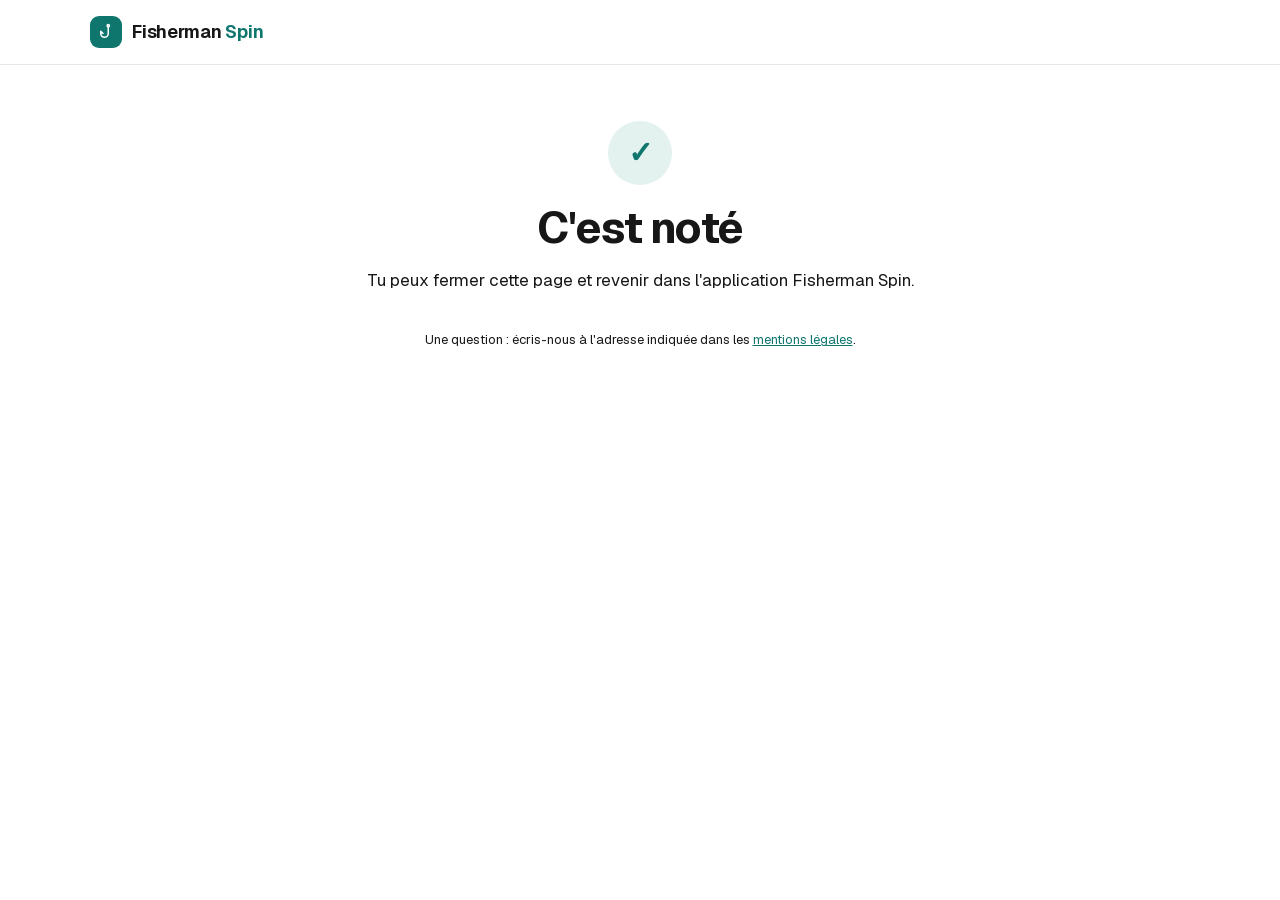
<file: paiement.html>
<!doctype html>
<html lang="fr">
<head>
  <meta charset="utf-8" />
  <meta name="viewport" content="width=device-width, initial-scale=1" />
  <title>Fisherman Spin — retour du paiement</title>
  <meta name="robots" content="noindex" />
  <link rel="icon" href="favicon.svg" type="image/svg+xml" />
  <link rel="stylesheet" href="style.css" />
</head>
<body>
  <header class="entete">
    <div class="conteneur">
      <a class="marque" href="./">
        <span class="pastille"><svg viewBox="0 0 24 24" width="18" height="18" fill="none" stroke="currentColor" stroke-width="2" stroke-linecap="round" stroke-linejoin="round" aria-hidden="true"><circle cx="15" cy="3.5" r="1.5"/><path d="M15 5v9a5 5 0 0 1-10 0v-3l3 3"/></svg></span>
        <span>Fisherman <b>Spin</b></span>
      </a>
    </div>
  </header>

  <!-- Page de retour après Stripe (secret URL_RETOUR) : le message dépend de ?paiement=ok|annule ou ?abonnement=ok|annule. -->
  <main class="texte">
    <div class="etroit centre resultat" data-retour>
      <div class="icone">✓</div>
      <h1>C'est noté</h1>
      <p class="intro">Tu peux fermer cette page et revenir dans l'application Fisherman Spin.</p>
      <p class="petit">Une question : écris-nous à l'adresse indiquée dans les <a href="mentions-legales.html">mentions légales</a>.</p>
    </div>
  </main>

  <script src="site.js"></script>
</body>
</html>
</file>
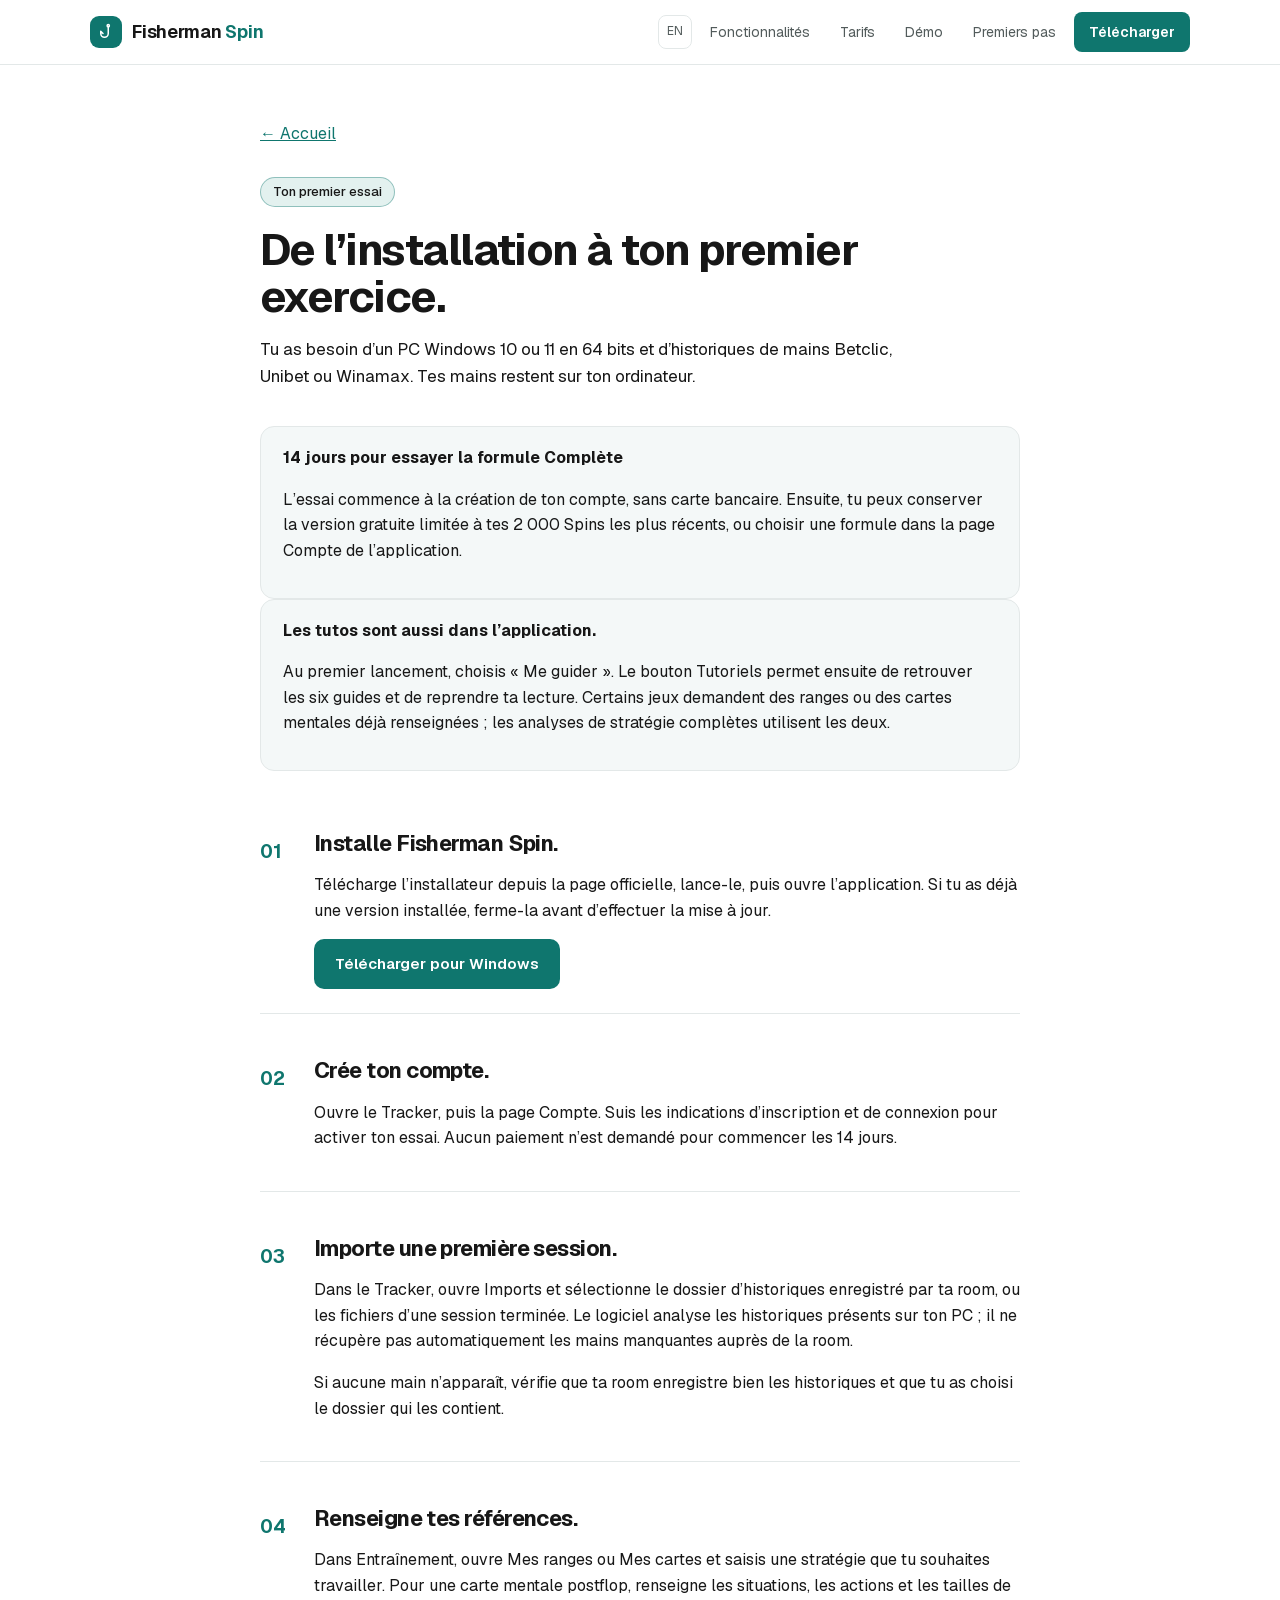
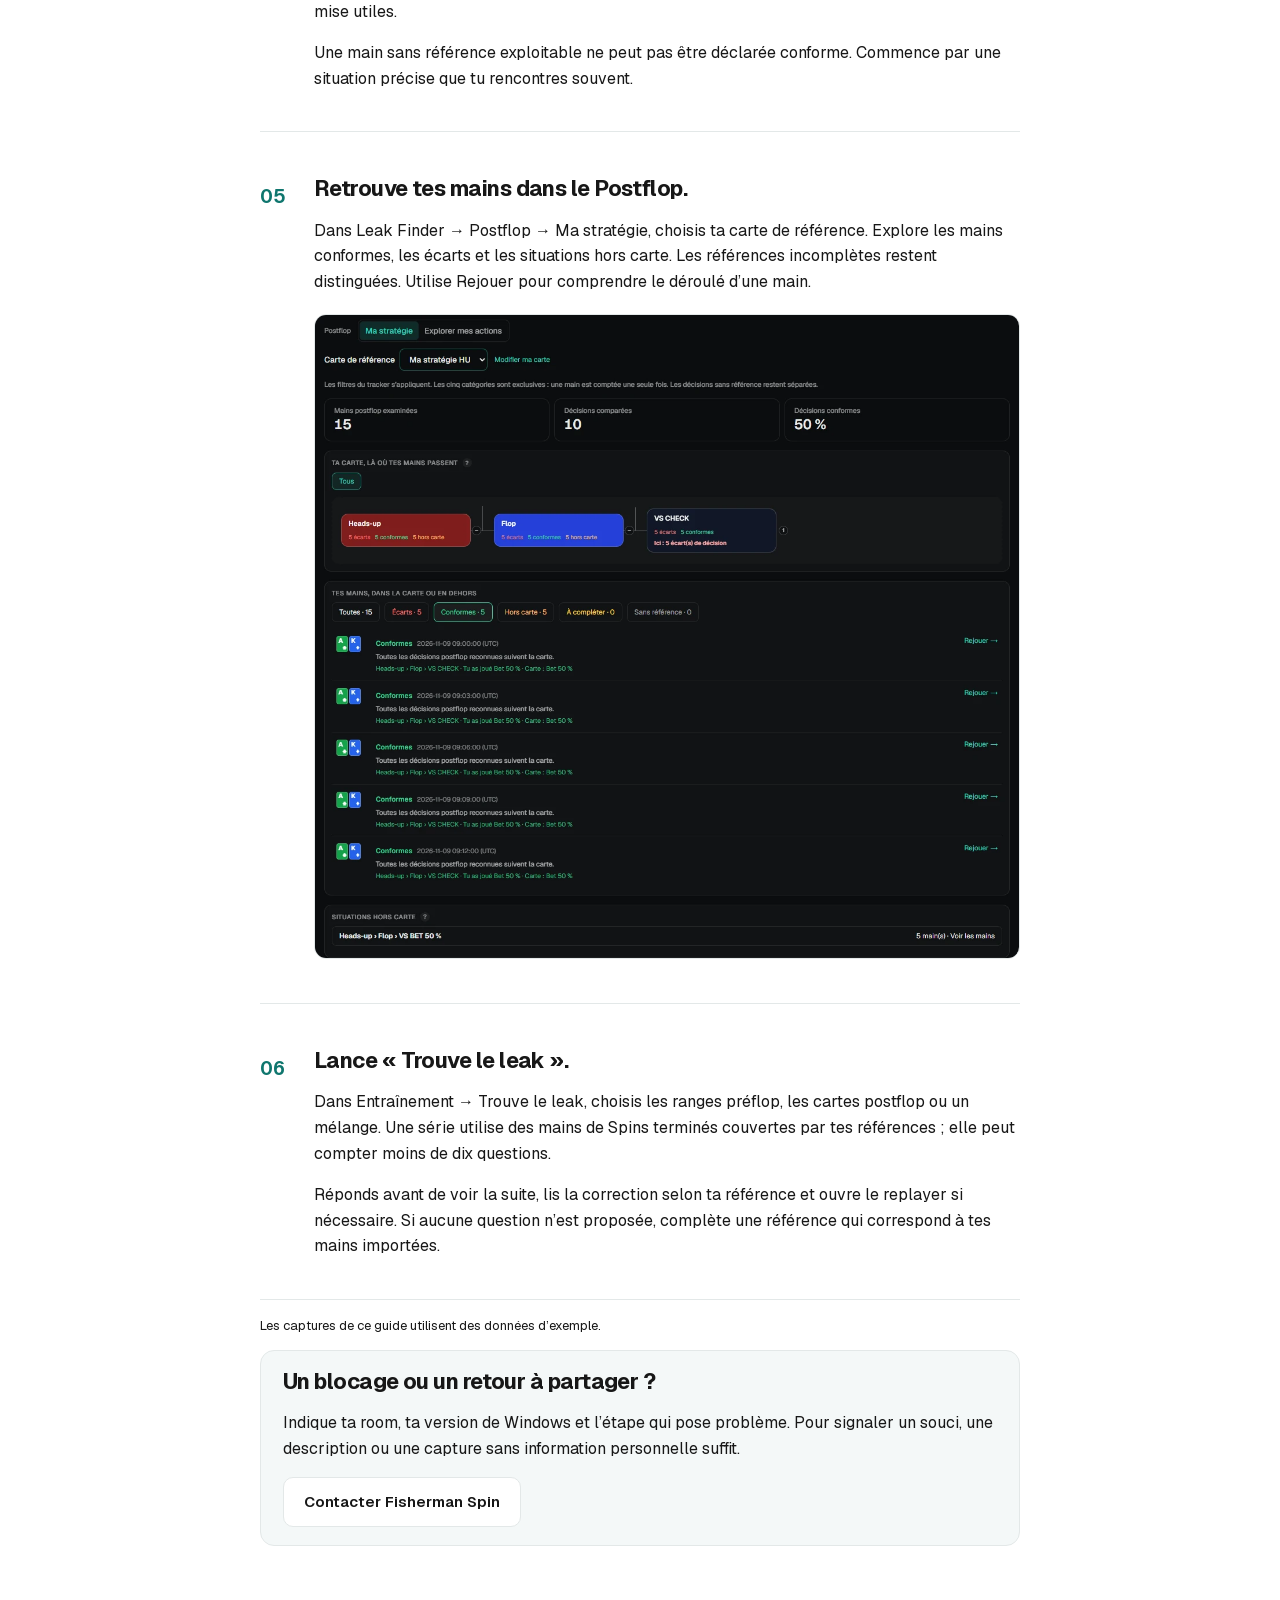
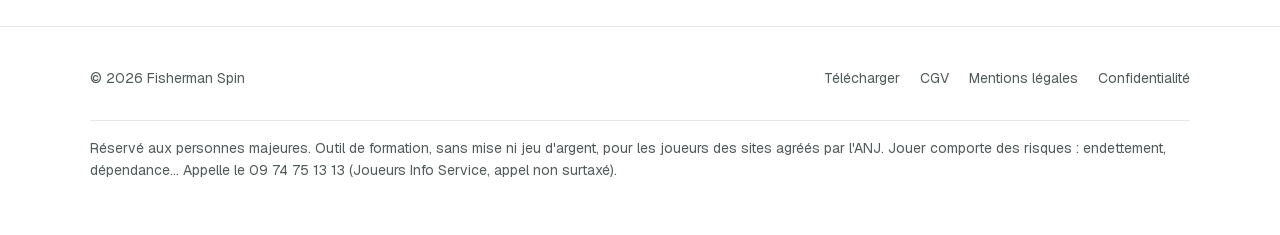
<file: premiers-pas.html>
<!doctype html>
<html lang="fr"><head><meta charset="utf-8" /><meta name="viewport" content="width=device-width, initial-scale=1" /><title>Premiers pas : importer et analyser tes Spins | Fisherman Spin</title><meta name="description" content="Installe Fisherman Spin, importe tes historiques et prépare tes références pour découvrir le Postflop et le jeu Trouve le leak. Guide Windows." /><link rel="icon" href="favicon.svg" type="image/svg+xml" /><link rel="stylesheet" href="style.css" />
  <link rel="canonical" href="https://fishermanspin.fr/premiers-pas.html" />
  <meta property="og:type" content="website" />
  <meta property="og:locale" content="fr_FR" />
  <meta property="og:site_name" content="Fisherman Spin" />
  <meta property="og:title" content="Premiers pas : importer et analyser tes Spins | Fisherman Spin" />
  <meta property="og:description" content="Installe Fisherman Spin, importe tes historiques et prépare tes références pour découvrir le Postflop et le jeu Trouve le leak. Guide Windows." />
  <meta property="og:url" content="https://fishermanspin.fr/premiers-pas.html" />
  <meta property="og:image" content="https://fishermanspin.fr/assets/lancement-0217/partage.jpg" />
  <meta property="og:image:width" content="1200" />
  <meta property="og:image:height" content="630" />
  <meta property="og:image:alt" content="Fisherman Spin : analyse tes Spins, entraîne tes décisions." />
  <meta name="twitter:card" content="summary_large_image" />
  <link rel="stylesheet" href="lancement.css" />
<link rel="alternate" hreflang="fr" href="https://fishermanspin.fr/premiers-pas.html" /><link rel="alternate" hreflang="en" href="https://fishermanspin.fr/en/getting-started.html" />
</head><body>  <header class="entete">
    <div class="conteneur">
      <a class="marque" href="./">
        <span class="pastille"><svg viewBox="0 0 24 24" width="18" height="18" fill="none" stroke="currentColor" stroke-width="2" stroke-linecap="round" stroke-linejoin="round" aria-hidden="true"><circle cx="15" cy="3.5" r="1.5"/><path d="M15 5v9a5 5 0 0 1-10 0v-3l3 3"/></svg></span>
        <span>Fisherman <b>Spin</b></span>
      </a>
      <nav class="menu"><a class="langue" href="./en/getting-started.html" lang="en" hreflang="en" aria-label="Read in English">EN</a>
        <a class="secondaire" href="./#fonctions">Fonctionnalités</a>
        <a class="secondaire" href="./#tarifs">Tarifs</a>
        <a class="secondaire" href="./#demo">Démo</a>
        <a class="secondaire" href="premiers-pas.html">Premiers pas</a>
        <a class="bouton plein" href="telecharger.html">Télécharger</a>
      </nav>
    </div>
  </header>
<main class="texte"><div class="etroit guide">
  <a href="./">← Accueil</a><p class="badge">Ton premier essai</p><h1>De l’installation à ton premier exercice.</h1>
  <p class="intro">Tu as besoin d’un PC Windows 10 ou 11 en 64 bits et d’historiques de mains Betclic, Unibet ou Winamax. Tes mains restent sur ton ordinateur.</p>
  <div class="encart"><b>14 jours pour essayer la formule Complète</b><p>L’essai commence à la création de ton compte, sans carte bancaire. Ensuite, tu peux conserver la version gratuite limitée à tes 2 000 Spins les plus récents, ou choisir une formule dans la page Compte de l’application.</p></div>
  <div class="encart"><b>Les tutos sont aussi dans l’application.</b><p>Au premier lancement, choisis « Me guider ». Le bouton Tutoriels permet ensuite de retrouver les six guides et de reprendre ta lecture. Certains jeux demandent des ranges ou des cartes mentales déjà renseignées ; les analyses de stratégie complètes utilisent les deux.</p></div><ol class="guide-etapes">
    <li><h2>Installe Fisherman Spin.</h2><p>Télécharge l’installateur depuis la page officielle, lance-le, puis ouvre l’application. Si tu as déjà une version installée, ferme-la avant d’effectuer la mise à jour.</p><a class="bouton plein" href="telecharger.html">Télécharger pour Windows</a></li>
    <li><h2>Crée ton compte.</h2><p>Ouvre le Tracker, puis la page Compte. Suis les indications d’inscription et de connexion pour activer ton essai. Aucun paiement n’est demandé pour commencer les 14 jours.</p></li>
    <li><h2>Importe une première session.</h2><p>Dans le Tracker, ouvre Imports et sélectionne le dossier d’historiques enregistré par ta room, ou les fichiers d’une session terminée. Le logiciel analyse les historiques présents sur ton PC ; il ne récupère pas automatiquement les mains manquantes auprès de la room.</p><p>Si aucune main n’apparaît, vérifie que ta room enregistre bien les historiques et que tu as choisi le dossier qui les contient.</p></li>
    <li><h2>Renseigne tes références.</h2><p>Dans Entraînement, ouvre Mes ranges ou Mes cartes et saisis une stratégie que tu souhaites travailler. Pour une carte mentale postflop, renseigne les situations, les actions et les tailles de mise utiles.</p><p>Une main sans référence exploitable ne peut pas être déclarée conforme. Commence par une situation précise que tu rencontres souvent.</p></li>
    <li><h2>Retrouve tes mains dans le Postflop.</h2><p>Dans Leak Finder → Postflop → Ma stratégie, choisis ta carte de référence. Explore les mains conformes, les écarts et les situations hors carte. Les références incomplètes restent distinguées. Utilise Rejouer pour comprendre le déroulé d’une main.</p><img class="capture-guide" src="assets/lancement-0217/postflop.webp" width="1216" height="1110" loading="lazy" alt="Exemple du classement des mains dans la carte mentale Postflop." /></li>
    <li><h2>Lance « Trouve le leak ».</h2><p>Dans Entraînement → Trouve le leak, choisis les ranges préflop, les cartes postflop ou un mélange. Une série utilise des mains de Spins terminés couvertes par tes références ; elle peut compter moins de dix questions.</p><p>Réponds avant de voir la suite, lis la correction selon ta référence et ouvre le replayer si nécessaire. Si aucune question n’est proposée, complète une référence qui correspond à tes mains importées.</p></li>
  </ol>
  <p class="petit">Les captures de ce guide utilisent des données d’exemple.</p>
  <div class="encart"><h2>Un blocage ou un retour à partager ?</h2><p>Indique ta room, ta version de Windows et l’étape qui pose problème. Pour signaler un souci, une description ou une capture sans information personnelle suffit.</p><a class="bouton contour" href="mailto:jayson.hugeux1@gmail.com?subject=Retour%20sur%20mon%20essai%20Fisherman%20Spin&amp;body=Bonjour%2C%0A%0AJe%20souhaite%20partager%20mon%20retour%20sur%20Fisherman%20Spin.%0ARoom%20%3A%0AVersion%20Windows%20%3A%0AInstallation%20et%20import%20%3A%0ACe%20qui%20m%E2%80%99a%20%C3%A9t%C3%A9%20utile%20%3A%0ACe%20qui%20m%E2%80%99a%20bloqu%C3%A9%20%3A%0A%0AMerci%20!">Contacter Fisherman Spin</a></div>
</div></main>  <footer class="pied">
    <div class="conteneur">
      <span>© 2026 Fisherman Spin</span>
      <nav>
        <a href="telecharger.html">Télécharger</a>
        <a href="cgv.html">CGV</a>
        <a href="mentions-legales.html">Mentions légales</a>
        <a href="confidentialite.html">Confidentialité</a>
      </nav>
      <p class="responsable">Réservé aux personnes majeures. Outil de formation, sans mise ni jeu d'argent, pour les joueurs des sites agréés par l'ANJ. Jouer comporte des risques : endettement, dépendance… Appelle le 09 74 75 13 13 (Joueurs Info Service, appel non surtaxé).</p>
    </div>
  </footer><script src="site.js"></script></body></html>
</file>
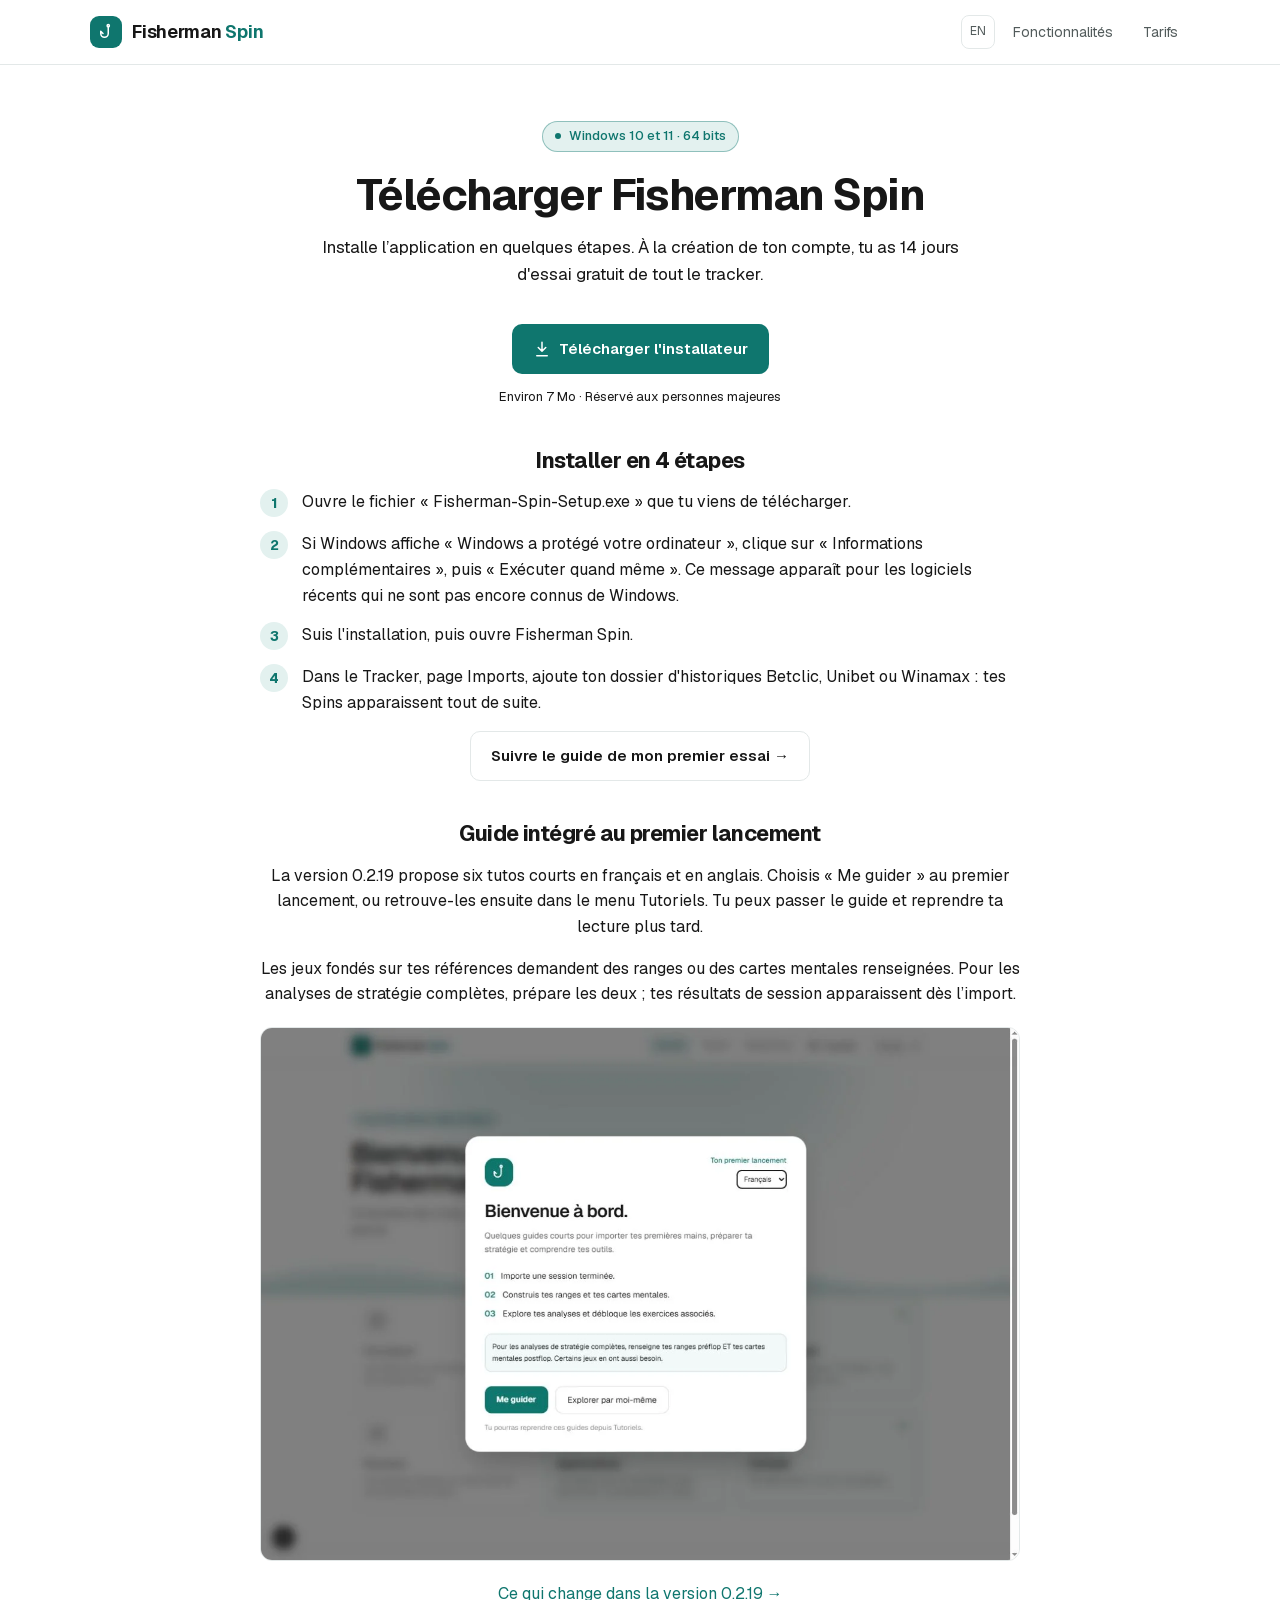
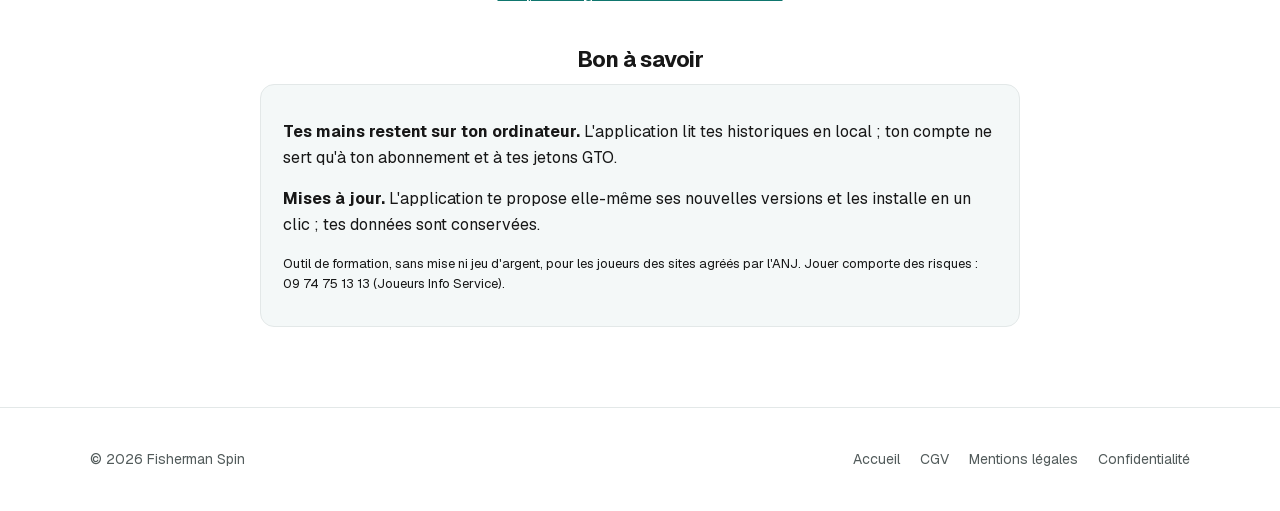
<file: telecharger.html>
<!doctype html>
<html lang="fr">
<head>
  <meta charset="utf-8" />
  <meta name="viewport" content="width=device-width, initial-scale=1" />
  <title>Télécharger Fisherman Spin</title>
  <meta name="description" content="Télécharge Fisherman Spin pour Windows : le tracker Spin & Go pour Betclic, Unibet et Winamax." />
  <link rel="icon" href="favicon.svg" type="image/svg+xml" />
  <link rel="stylesheet" href="style.css" />
  <link rel="canonical" href="https://fishermanspin.fr/telecharger.html" />
  <meta property="og:type" content="website" />
  <meta property="og:locale" content="fr_FR" />
  <meta property="og:site_name" content="Fisherman Spin" />
  <meta property="og:title" content="Télécharger Fisherman Spin pour Windows" />
  <meta property="og:description" content="Tracker Spin &amp; Go pour Betclic, Unibet et Winamax. Essai de 14 jours de la formule Complète, sans carte bancaire." />
  <meta property="og:url" content="https://fishermanspin.fr/telecharger.html" />
  <meta property="og:image" content="https://fishermanspin.fr/assets/lancement-0217/partage.jpg" />
  <meta property="og:image:width" content="1200" />
  <meta property="og:image:height" content="630" />
  <meta property="og:image:alt" content="Fisherman Spin : analyse tes Spins, entraîne tes décisions." />
  <meta name="twitter:card" content="summary_large_image" />
  <link rel="stylesheet" href="lancement.css" />
<link rel="alternate" hreflang="fr" href="https://fishermanspin.fr/telecharger.html" /><link rel="alternate" hreflang="en" href="https://fishermanspin.fr/en/download.html" />
</head>
<body>
  <header class="entete">
    <div class="conteneur">
      <a class="marque" href="./">
        <span class="pastille"><svg viewBox="0 0 24 24" width="18" height="18" fill="none" stroke="currentColor" stroke-width="2" stroke-linecap="round" stroke-linejoin="round" aria-hidden="true"><circle cx="15" cy="3.5" r="1.5"/><path d="M15 5v9a5 5 0 0 1-10 0v-3l3 3"/></svg></span>
        <span>Fisherman <b>Spin</b></span>
      </a>
      <nav class="menu"><a class="langue" href="./en/download.html" lang="en" hreflang="en" aria-label="Read in English">EN</a>
        <a class="secondaire" href="./#fonctions">Fonctionnalités</a>
        <a class="secondaire" href="./#tarifs">Tarifs</a>
      </nav>
    </div>
  </header>

  <main class="texte">
    <div class="etroit centre">
      <span class="badge">Windows 10 et 11 · 64 bits</span>
      <h1>Télécharger Fisherman Spin</h1>
      <p class="intro">Installe l’application en quelques étapes. À la création de ton compte, tu as 14 jours d'essai gratuit de tout le tracker.</p>
      <!-- L'installateur est publié dans les « Releases » du dépôt GitHub du site, toujours sous ce même nom. -->
      <a class="bouton plein" href="https://github.com/jaysonhugeux1-byte/fisherman-spin-site/releases/latest/download/Fisherman-Spin-Setup.exe">
        <svg viewBox="0 0 24 24" width="18" height="18" fill="none" stroke="currentColor" stroke-width="2" stroke-linecap="round" stroke-linejoin="round" aria-hidden="true"><path d="M12 3v12M7 10l5 5 5-5M5 21h14"/></svg>
        Télécharger l'installateur
      </a>
      <p class="petit">Environ 7 Mo · Réservé aux personnes majeures</p>

      <h2>Installer en 4 étapes</h2>
      <ol class="etapes">
        <li>Ouvre le fichier « Fisherman-Spin-Setup.exe » que tu viens de télécharger.</li>
        <li>Si Windows affiche « Windows a protégé votre ordinateur », clique sur « Informations complémentaires », puis « Exécuter quand même ». Ce message apparaît pour les logiciels récents qui ne sont pas encore connus de Windows.</li>
        <li>Suis l'installation, puis ouvre Fisherman Spin.</li>
        <li>Dans le Tracker, page Imports, ajoute ton dossier d'historiques Betclic, Unibet ou Winamax : tes Spins apparaissent tout de suite.</li>
      </ol>

      <p><a class="bouton contour" href="premiers-pas.html">Suivre le guide de mon premier essai →</a></p>
      <h2>Guide intégré au premier lancement</h2><p>La version 0.2.19 propose six tutos courts en français et en anglais. Choisis « Me guider » au premier lancement, ou retrouve-les ensuite dans le menu Tutoriels. Tu peux passer le guide et reprendre ta lecture plus tard.</p><p>Les jeux fondés sur tes références demandent des ranges ou des cartes mentales renseignées. Pour les analyses de stratégie complètes, prépare les deux ; tes résultats de session apparaissent dès l’import.</p><img class="capture-guide" src="assets/tutoriels-0219/bienvenue.webp" width="1265" height="889" alt="Accueil du premier lancement de Fisherman Spin avec le choix de langue et le bouton Me guider." loading="lazy"/><p><a href="https://github.com/jaysonhugeux1-byte/fisherman-spin-site/releases/tag/v0.2.19">Ce qui change dans la version 0.2.19 →</a></p><h2>Bon à savoir</h2>
      <div class="encart">
        <p><b>Tes mains restent sur ton ordinateur.</b> L'application lit tes historiques en local ; ton compte ne sert qu'à ton abonnement et à tes jetons GTO.</p>
        <p><b>Mises à jour.</b> L'application te propose elle-même ses nouvelles versions et les installe en un clic ; tes données sont conservées.</p>
        <p class="petit">Outil de formation, sans mise ni jeu d'argent, pour les joueurs des sites agréés par l'ANJ. Jouer comporte des risques : 09 74 75 13 13 (Joueurs Info Service).</p>
      </div>
    </div>
  </main>

  <footer class="pied">
    <div class="conteneur">
      <span>© 2026 Fisherman Spin</span>
      <nav>
        <a href="./">Accueil</a>
        <a href="cgv.html">CGV</a>
        <a href="mentions-legales.html">Mentions légales</a>
        <a href="confidentialite.html">Confidentialité</a>
      </nav>
    </div>
  </footer>
</body>
</html>
</file>
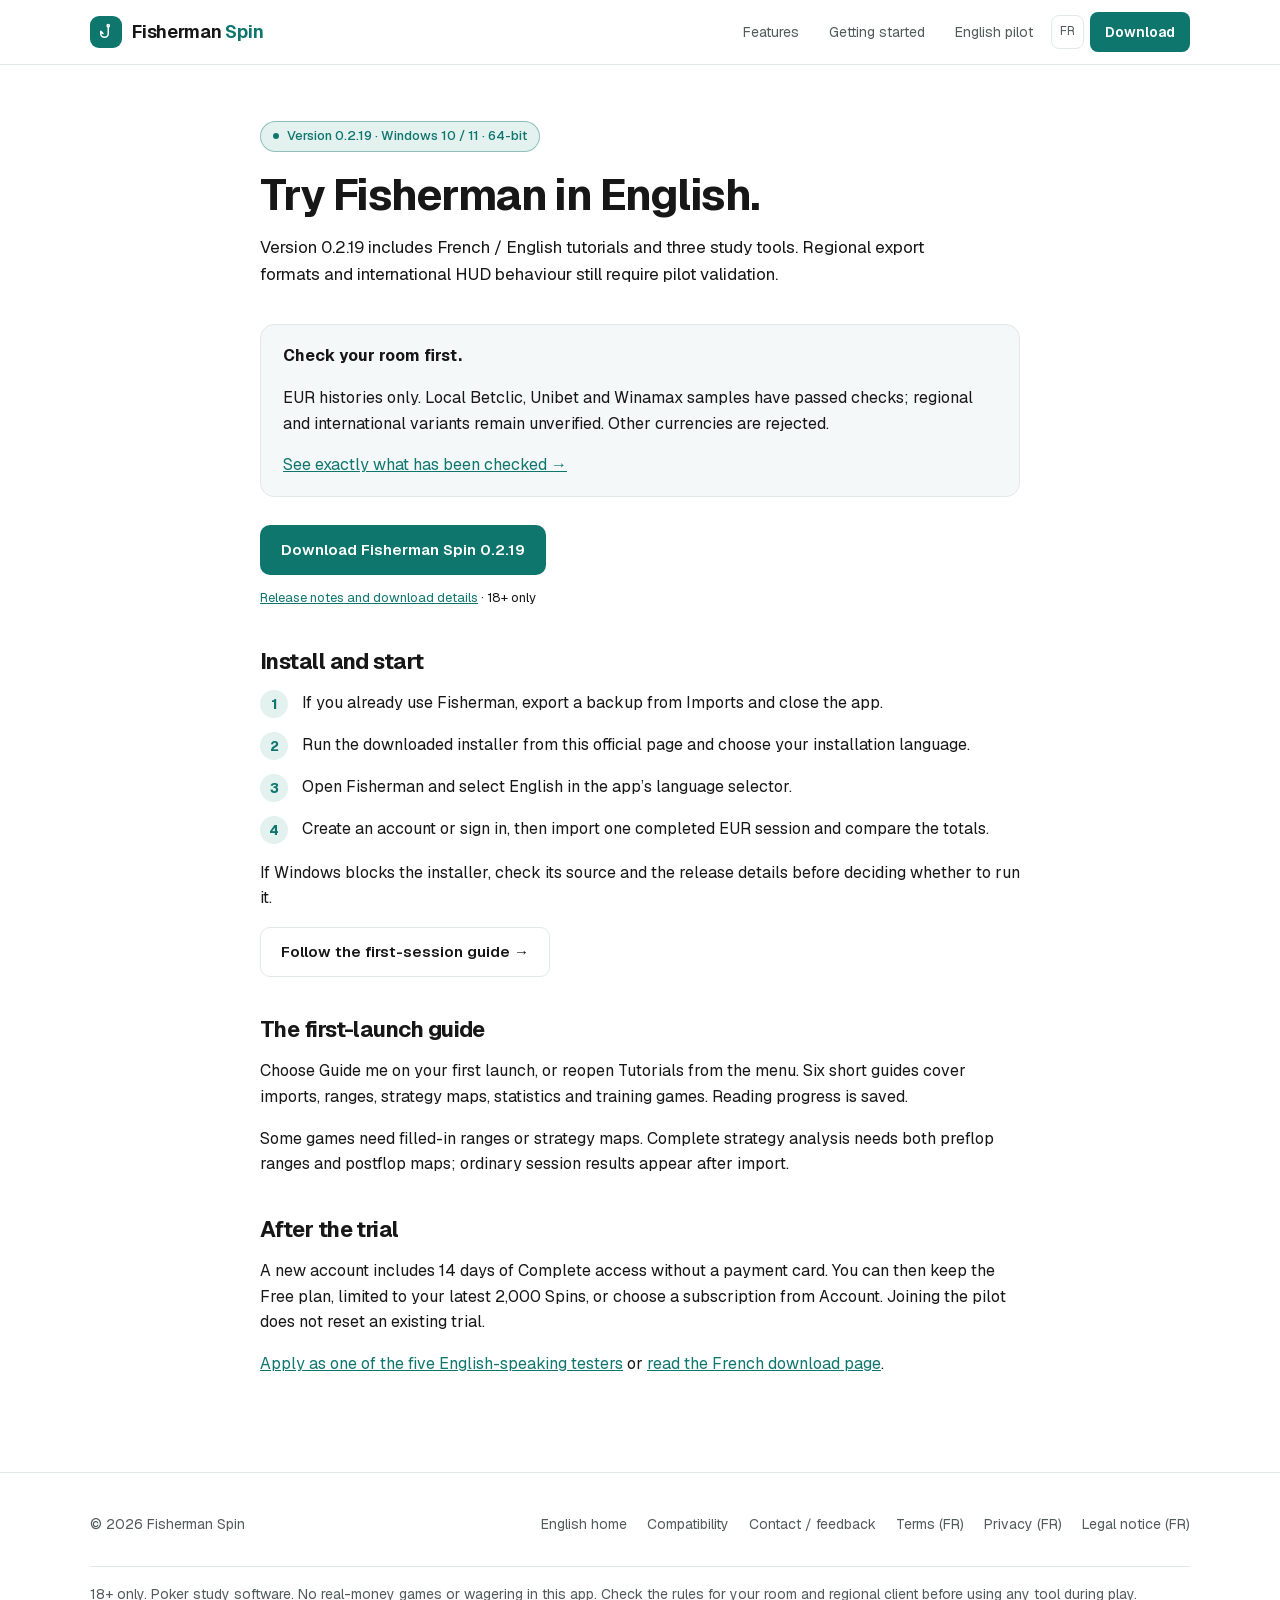
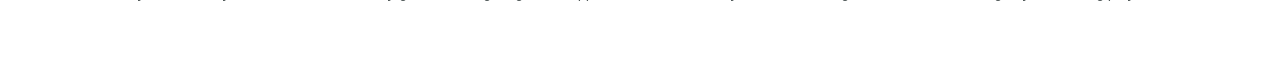
<file: en/download.html>
<!doctype html>
<html lang="en"><head><meta charset="utf-8" /><meta name="viewport" content="width=device-width, initial-scale=1" />
<title>Download Fisherman Spin for Windows | Fisherman Spin</title><meta name="description" content="Download Fisherman Spin 0.2.19, the French / English Windows pilot. Existing EUR history formats only; international variants are still being validated." />
<link rel="icon" href="../favicon.svg" type="image/svg+xml" /><link rel="stylesheet" href="../style.css" /><link rel="stylesheet" href="../lancement.css" /><link rel="stylesheet" href="english.css" />
<link rel="canonical" href="https://fishermanspin.fr/en/download.html" /><link rel="alternate" hreflang="en" href="https://fishermanspin.fr/en/download.html" /><link rel="alternate" hreflang="fr" href="https://fishermanspin.fr/telecharger.html" />
<meta property="og:type" content="website" /><meta property="og:locale" content="en_GB" /><meta property="og:site_name" content="Fisherman Spin" /><meta property="og:title" content="Download Fisherman Spin for Windows | Fisherman Spin" /><meta property="og:description" content="Download Fisherman Spin 0.2.19, the French / English Windows pilot. Existing EUR history formats only; international variants are still being validated." /><meta property="og:url" content="https://fishermanspin.fr/en/download.html" /><meta property="og:image" content="https://fishermanspin.fr/assets/english-0218/postflop.webp" /><meta property="og:image:alt" content="Fisherman Spin Postflop in English, using sample hands" /><meta name="twitter:card" content="summary_large_image" /></head>
<body><header class="entete"><div class="conteneur"><a class="marque" href="./"><span class="pastille"><svg viewBox="0 0 24 24" width="18" height="18" fill="none" stroke="currentColor" stroke-width="2" stroke-linecap="round" stroke-linejoin="round" aria-hidden="true"><circle cx="15" cy="3.5" r="1.5"/><path d="M15 5v9a5 5 0 0 1-10 0v-3l3 3"/></svg></span><span>Fisherman <b>Spin</b></span></a><nav class="menu" aria-label="Main navigation"><a class="secondaire" href="./#features">Features</a><a class="secondaire" href="getting-started.html">Getting started</a><a class="secondaire" href="pilot.html">English pilot</a><a class="langue" href="../telecharger.html" lang="fr" hreflang="fr" aria-label="Lire en français">FR</a><a class="bouton plein" href="download.html">Download</a></nav></div></header>

<main class="texte"><div class="etroit"><span class="badge">Version 0.2.19 · Windows 10 / 11 · 64-bit</span><h1>Try Fisherman in English.</h1><p class="intro">Version 0.2.19 includes French / English tutorials and three study tools. Regional export formats and international HUD behaviour still require pilot validation.</p><div class="encart"><b>Check your room first.</b><p>EUR histories only. Local Betclic, Unibet and Winamax samples have passed checks; regional and international variants remain unverified. Other currencies are rejected.</p><a href="pilot.html#compatibility">See exactly what has been checked →</a></div><p class="download-action"><a class="bouton plein" href="https://github.com/jaysonhugeux1-byte/fisherman-spin-site/releases/download/v0.2.19/Fisherman-Spin-Setup.exe">Download Fisherman Spin 0.2.19</a></p><p class="petit"><a href="https://github.com/jaysonhugeux1-byte/fisherman-spin-site/releases/tag/v0.2.19">Release notes and download details</a> · 18+ only</p><h2>Install and start</h2><ol class="etapes"><li>If you already use Fisherman, export a backup from Imports and close the app.</li><li>Run the downloaded installer from this official page and choose your installation language.</li><li>Open Fisherman and select English in the app’s language selector.</li><li>Create an account or sign in, then import one completed EUR session and compare the totals.</li></ol><p>If Windows blocks the installer, check its source and the release details before deciding whether to run it.</p><a class="bouton contour" href="getting-started.html">Follow the first-session guide →</a><h2>The first-launch guide</h2><p>Choose Guide me on your first launch, or reopen Tutorials from the menu. Six short guides cover imports, ranges, strategy maps, statistics and training games. Reading progress is saved.</p><p>Some games need filled-in ranges or strategy maps. Complete strategy analysis needs both preflop ranges and postflop maps; ordinary session results appear after import.</p><h2>After the trial</h2><p>A new account includes 14 days of Complete access without a payment card. You can then keep the Free plan, limited to your latest 2,000 Spins, or choose a subscription from Account. Joining the pilot does not reset an existing trial.</p><p><a href="pilot.html">Apply as one of the five English-speaking testers</a> or <a href="../telecharger.html" lang="fr">read the French download page</a>.</p></div></main>
<footer class="pied"><div class="conteneur"><span>© 2026 Fisherman Spin</span><nav aria-label="Footer"><a href="./">English home</a><a href="pilot.html#compatibility">Compatibility</a><a href="mailto:jayson.hugeux1@gmail.com?subject=Fisherman%20Spin%20%E2%80%94%20English%20pilot%20feedback&amp;body=Hi%20Jayson%2C%0A%0APilot%20day%20(first%20session%20%2F%20day%203%20%2F%20day%207)%3A%0AApp%20version%3A%0ARoom%20%2F%20regional%20client%20%2F%20currency%3A%0AWindows%20version%3A%0ACompleted%20Spins%20in%20the%20room%3A%0ASpins%20imported%20in%20Fisherman%3A%0ADo%20the%20buy-ins%2C%20fees%20and%20results%20match%3F%0AUseful%20screen%20or%20exercise%3A%0AUnclear%20translation%20or%20blocker%3A%0ADid%20I%20return%20to%20the%20app%3F%20Why%20%2F%20why%20not%3F%0AOne%20improvement%20I%20would%20like%3A%0A%0AI%20have%20not%20included%20account%20passwords%20or%20payment%20details.%0A">Contact / feedback</a><a href="../cgv.html" lang="fr">Terms (FR)</a><a href="../confidentialite.html" lang="fr">Privacy (FR)</a><a href="../mentions-legales.html" lang="fr">Legal notice (FR)</a></nav><p class="responsable">18+ only. Poker study software. No real-money games or wagering in this app. Check the rules for your room and regional client before using any tool during play.</p></div></footer></body></html>
</file>
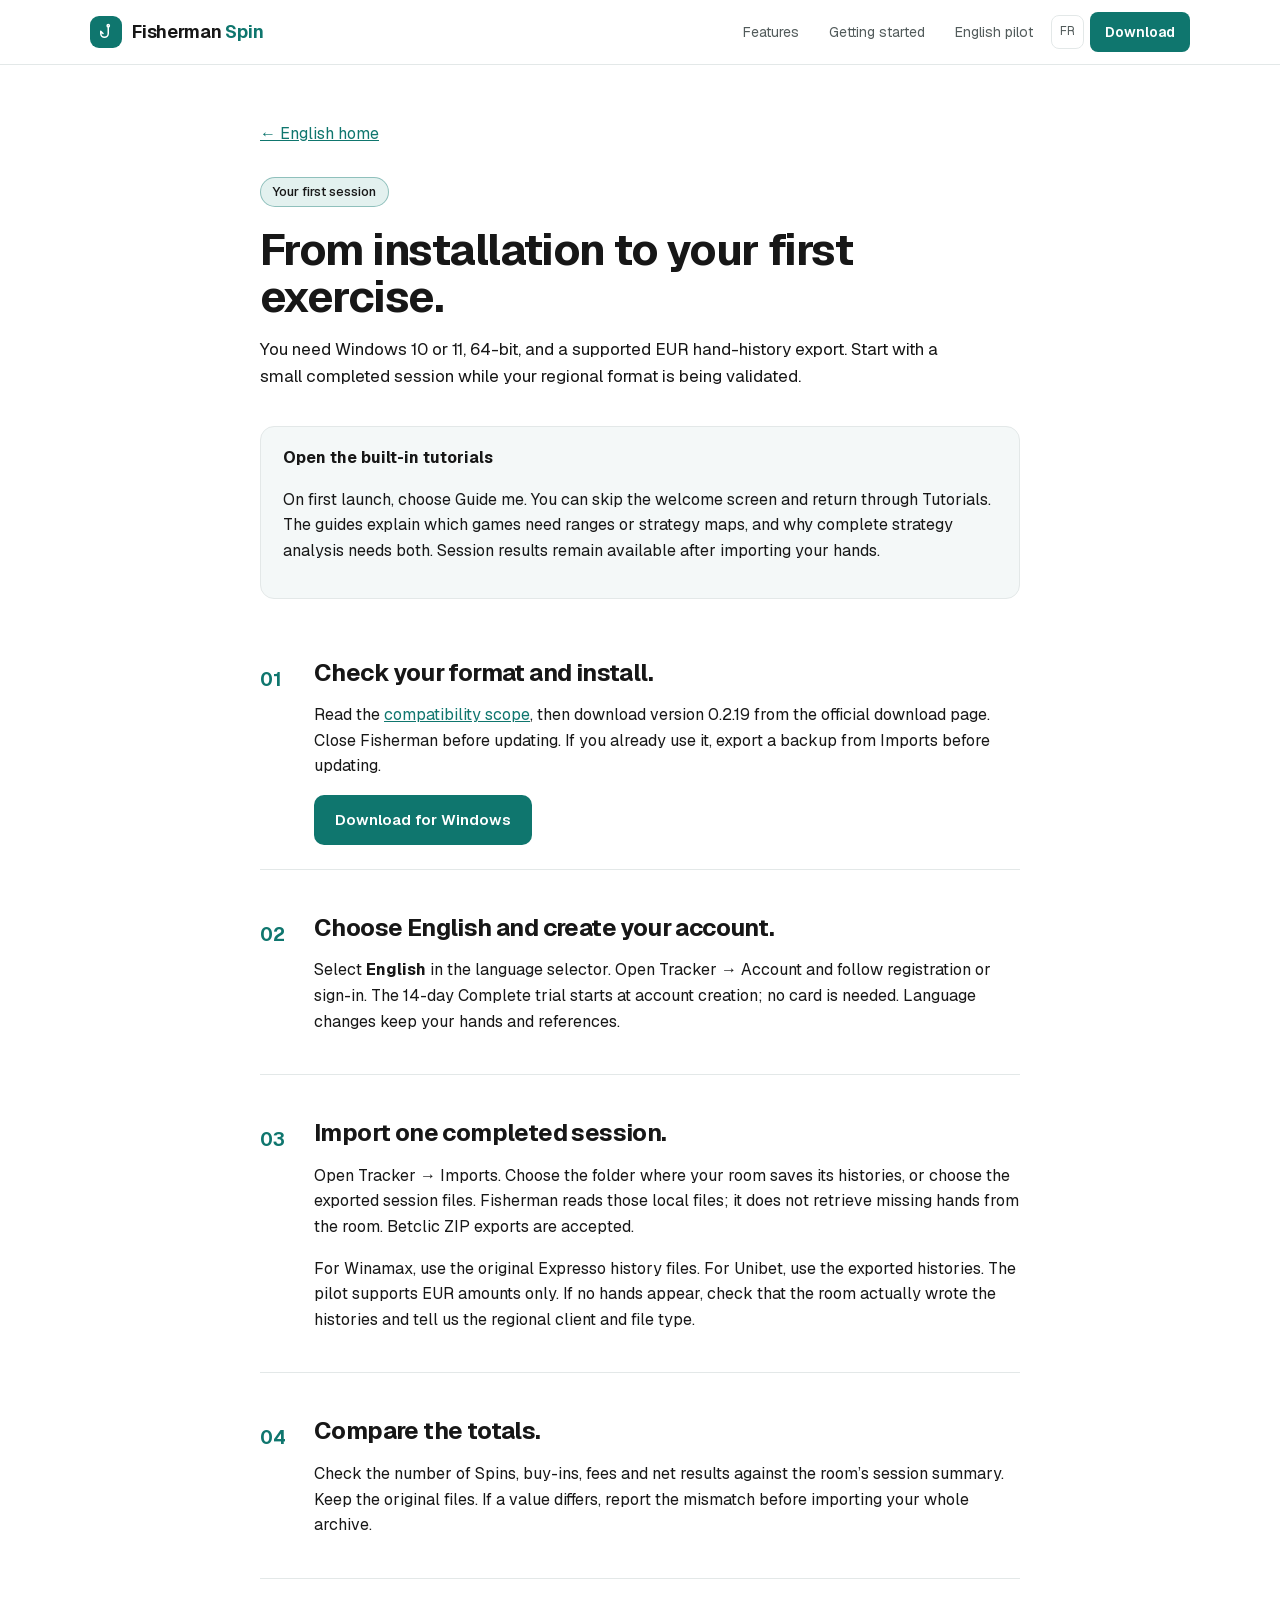
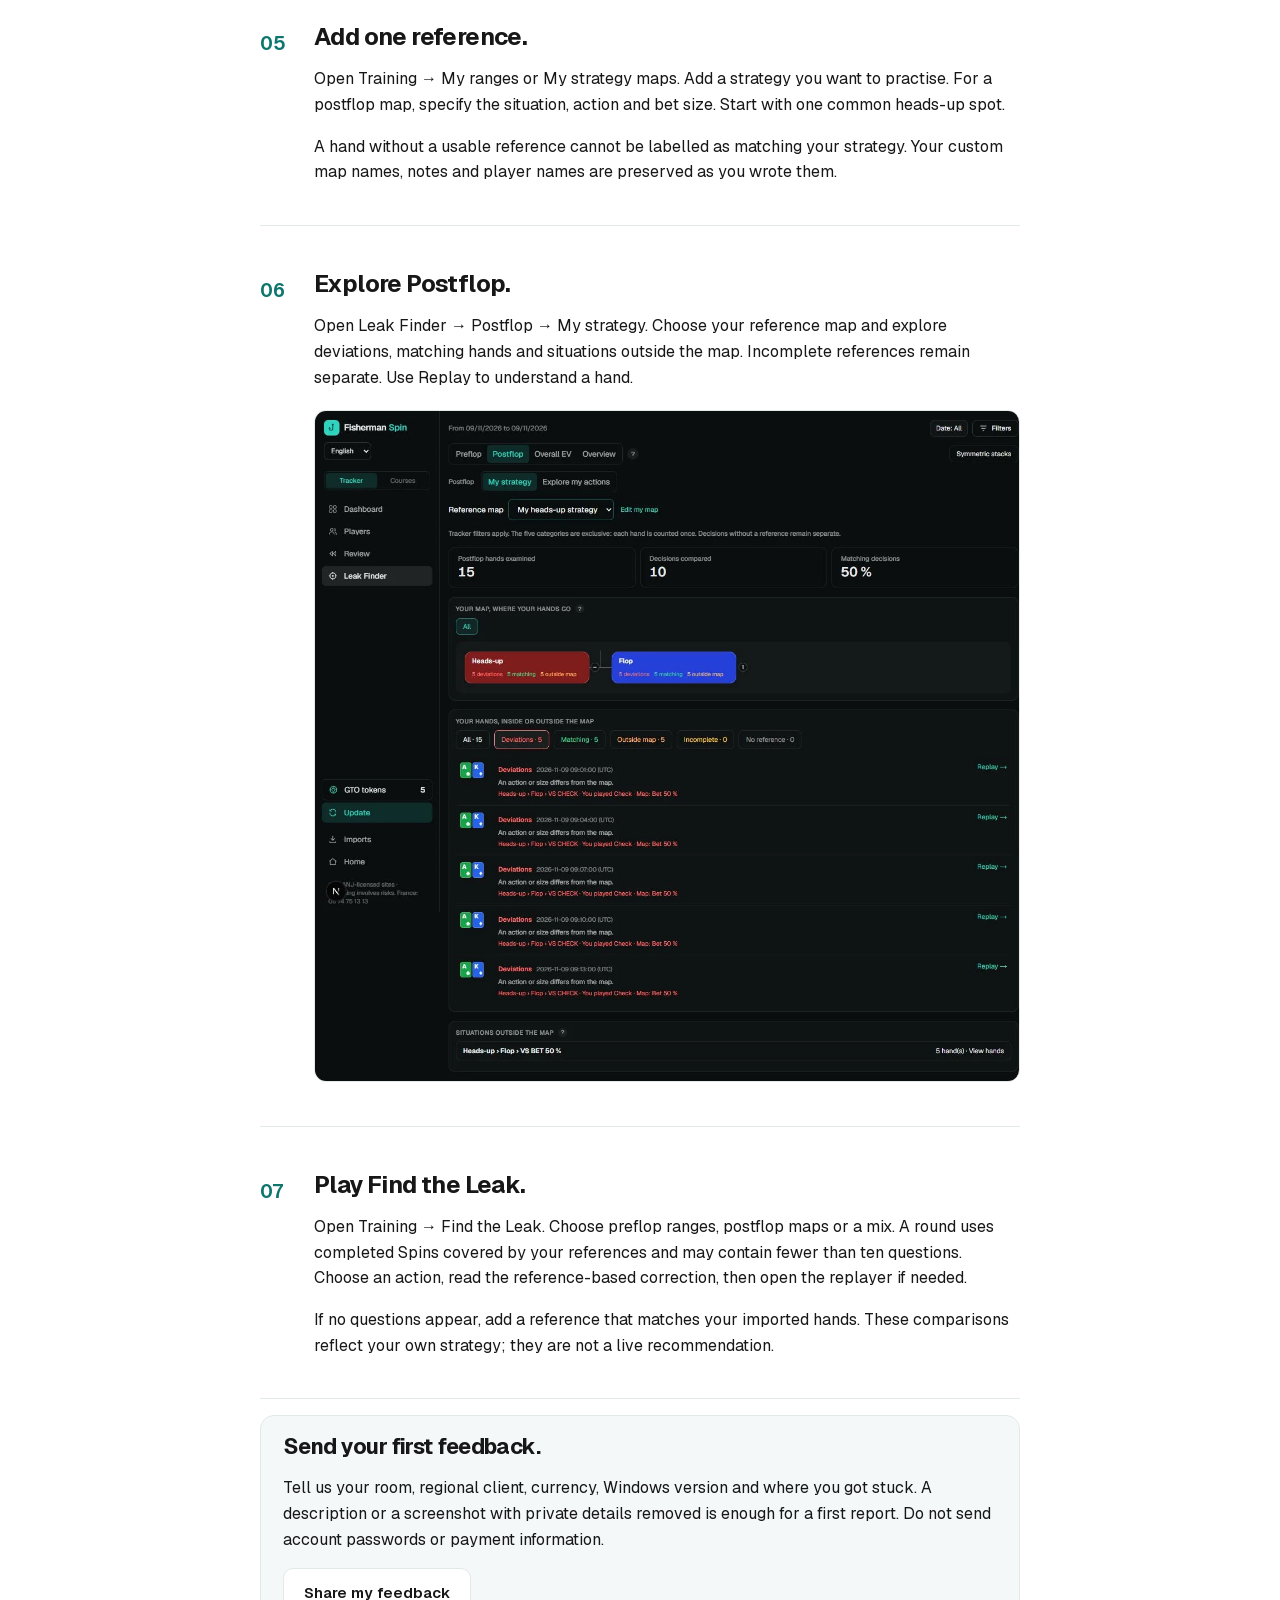
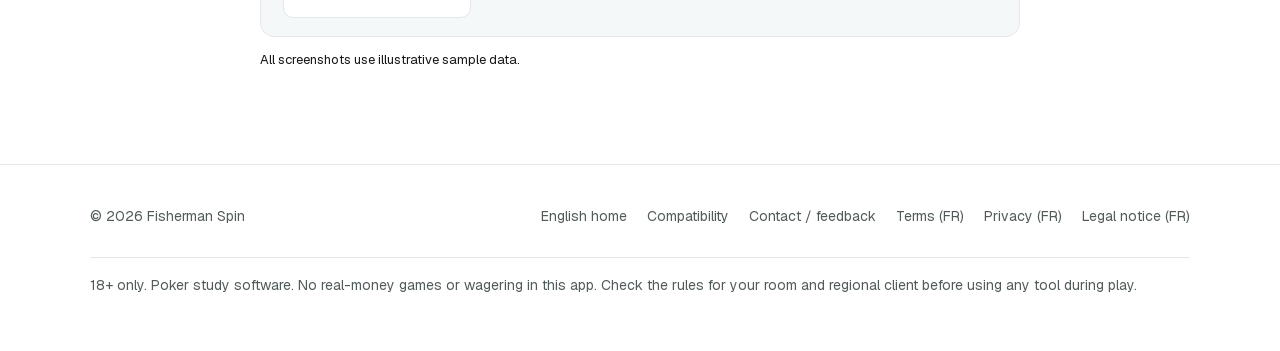
<file: en/getting-started.html>
<!doctype html>
<html lang="en"><head><meta charset="utf-8" /><meta name="viewport" content="width=device-width, initial-scale=1" />
<title>Getting started in English | Fisherman Spin</title><meta name="description" content="Install the English pilot, import a completed EUR Spin session, add your references and try Postflop and Find the Leak." />
<link rel="icon" href="../favicon.svg" type="image/svg+xml" /><link rel="stylesheet" href="../style.css" /><link rel="stylesheet" href="../lancement.css" /><link rel="stylesheet" href="english.css" />
<link rel="canonical" href="https://fishermanspin.fr/en/getting-started.html" /><link rel="alternate" hreflang="en" href="https://fishermanspin.fr/en/getting-started.html" /><link rel="alternate" hreflang="fr" href="https://fishermanspin.fr/premiers-pas.html" />
<meta property="og:type" content="website" /><meta property="og:locale" content="en_GB" /><meta property="og:site_name" content="Fisherman Spin" /><meta property="og:title" content="Getting started in English | Fisherman Spin" /><meta property="og:description" content="Install the English pilot, import a completed EUR Spin session, add your references and try Postflop and Find the Leak." /><meta property="og:url" content="https://fishermanspin.fr/en/getting-started.html" /><meta property="og:image" content="https://fishermanspin.fr/assets/english-0218/postflop.webp" /><meta property="og:image:alt" content="Fisherman Spin Postflop in English, using sample hands" /><meta name="twitter:card" content="summary_large_image" /></head>
<body><header class="entete"><div class="conteneur"><a class="marque" href="./"><span class="pastille"><svg viewBox="0 0 24 24" width="18" height="18" fill="none" stroke="currentColor" stroke-width="2" stroke-linecap="round" stroke-linejoin="round" aria-hidden="true"><circle cx="15" cy="3.5" r="1.5"/><path d="M15 5v9a5 5 0 0 1-10 0v-3l3 3"/></svg></span><span>Fisherman <b>Spin</b></span></a><nav class="menu" aria-label="Main navigation"><a class="secondaire" href="./#features">Features</a><a class="secondaire" href="getting-started.html">Getting started</a><a class="secondaire" href="pilot.html">English pilot</a><a class="langue" href="../premiers-pas.html" lang="fr" hreflang="fr" aria-label="Lire en français">FR</a><a class="bouton plein" href="download.html">Download</a></nav></div></header>

<main class="texte"><div class="etroit guide"><a href="./">← English home</a><p class="badge">Your first session</p><h1>From installation to your first exercise.</h1><p class="intro">You need Windows 10 or 11, 64-bit, and a supported EUR hand-history export. Start with a small completed session while your regional format is being validated.</p><div class="encart"><b>Open the built-in tutorials</b><p>On first launch, choose Guide me. You can skip the welcome screen and return through Tutorials. The guides explain which games need ranges or strategy maps, and why complete strategy analysis needs both. Session results remain available after importing your hands.</p></div><ol class="guide-etapes">
<li><h2>Check your format and install.</h2><p>Read the <a href="pilot.html#compatibility">compatibility scope</a>, then download version 0.2.19 from the official download page. Close Fisherman before updating. If you already use it, export a backup from Imports before updating.</p><a class="bouton plein" href="download.html">Download for Windows</a></li>
<li><h2>Choose English and create your account.</h2><p>Select <b>English</b> in the language selector. Open Tracker → Account and follow registration or sign-in. The 14-day Complete trial starts at account creation; no card is needed. Language changes keep your hands and references.</p></li>
<li><h2>Import one completed session.</h2><p>Open Tracker → Imports. Choose the folder where your room saves its histories, or choose the exported session files. Fisherman reads those local files; it does not retrieve missing hands from the room. Betclic ZIP exports are accepted.</p><p>For Winamax, use the original Expresso history files. For Unibet, use the exported histories. The pilot supports EUR amounts only. If no hands appear, check that the room actually wrote the histories and tell us the regional client and file type.</p></li>
<li><h2>Compare the totals.</h2><p>Check the number of Spins, buy-ins, fees and net results against the room’s session summary. Keep the original files. If a value differs, report the mismatch before importing your whole archive.</p></li>
<li><h2>Add one reference.</h2><p>Open Training → My ranges or My strategy maps. Add a strategy you want to practise. For a postflop map, specify the situation, action and bet size. Start with one common heads-up spot.</p><p>A hand without a usable reference cannot be labelled as matching your strategy. Your custom map names, notes and player names are preserved as you wrote them.</p></li>
<li><h2>Explore Postflop.</h2><p>Open Leak Finder → Postflop → My strategy. Choose your reference map and explore deviations, matching hands and situations outside the map. Incomplete references remain separate. Use Replay to understand a hand.</p><img class="capture-guide" src="../assets/english-0218/postflop.webp" width="1265" height="1203" alt="English Postflop screen using illustrative sample hands" loading="lazy" /></li>
<li><h2>Play Find the Leak.</h2><p>Open Training → Find the Leak. Choose preflop ranges, postflop maps or a mix. A round uses completed Spins covered by your references and may contain fewer than ten questions. Choose an action, read the reference-based correction, then open the replayer if needed.</p><p>If no questions appear, add a reference that matches your imported hands. These comparisons reflect your own strategy; they are not a live recommendation.</p></li>
</ol><div class="encart"><h2>Send your first feedback.</h2><p>Tell us your room, regional client, currency, Windows version and where you got stuck. A description or a screenshot with private details removed is enough for a first report. Do not send account passwords or payment information.</p><a class="bouton contour" href="mailto:jayson.hugeux1@gmail.com?subject=Fisherman%20Spin%20%E2%80%94%20English%20pilot%20feedback&amp;body=Hi%20Jayson%2C%0A%0APilot%20day%20(first%20session%20%2F%20day%203%20%2F%20day%207)%3A%0AApp%20version%3A%0ARoom%20%2F%20regional%20client%20%2F%20currency%3A%0AWindows%20version%3A%0ACompleted%20Spins%20in%20the%20room%3A%0ASpins%20imported%20in%20Fisherman%3A%0ADo%20the%20buy-ins%2C%20fees%20and%20results%20match%3F%0AUseful%20screen%20or%20exercise%3A%0AUnclear%20translation%20or%20blocker%3A%0ADid%20I%20return%20to%20the%20app%3F%20Why%20%2F%20why%20not%3F%0AOne%20improvement%20I%20would%20like%3A%0A%0AI%20have%20not%20included%20account%20passwords%20or%20payment%20details.%0A">Share my feedback</a></div><p class="petit">All screenshots use illustrative sample data.</p></div></main>
<footer class="pied"><div class="conteneur"><span>© 2026 Fisherman Spin</span><nav aria-label="Footer"><a href="./">English home</a><a href="pilot.html#compatibility">Compatibility</a><a href="mailto:jayson.hugeux1@gmail.com?subject=Fisherman%20Spin%20%E2%80%94%20English%20pilot%20feedback&amp;body=Hi%20Jayson%2C%0A%0APilot%20day%20(first%20session%20%2F%20day%203%20%2F%20day%207)%3A%0AApp%20version%3A%0ARoom%20%2F%20regional%20client%20%2F%20currency%3A%0AWindows%20version%3A%0ACompleted%20Spins%20in%20the%20room%3A%0ASpins%20imported%20in%20Fisherman%3A%0ADo%20the%20buy-ins%2C%20fees%20and%20results%20match%3F%0AUseful%20screen%20or%20exercise%3A%0AUnclear%20translation%20or%20blocker%3A%0ADid%20I%20return%20to%20the%20app%3F%20Why%20%2F%20why%20not%3F%0AOne%20improvement%20I%20would%20like%3A%0A%0AI%20have%20not%20included%20account%20passwords%20or%20payment%20details.%0A">Contact / feedback</a><a href="../cgv.html" lang="fr">Terms (FR)</a><a href="../confidentialite.html" lang="fr">Privacy (FR)</a><a href="../mentions-legales.html" lang="fr">Legal notice (FR)</a></nav><p class="responsable">18+ only. Poker study software. No real-money games or wagering in this app. Check the rules for your room and regional client before using any tool during play.</p></div></footer></body></html>
</file>
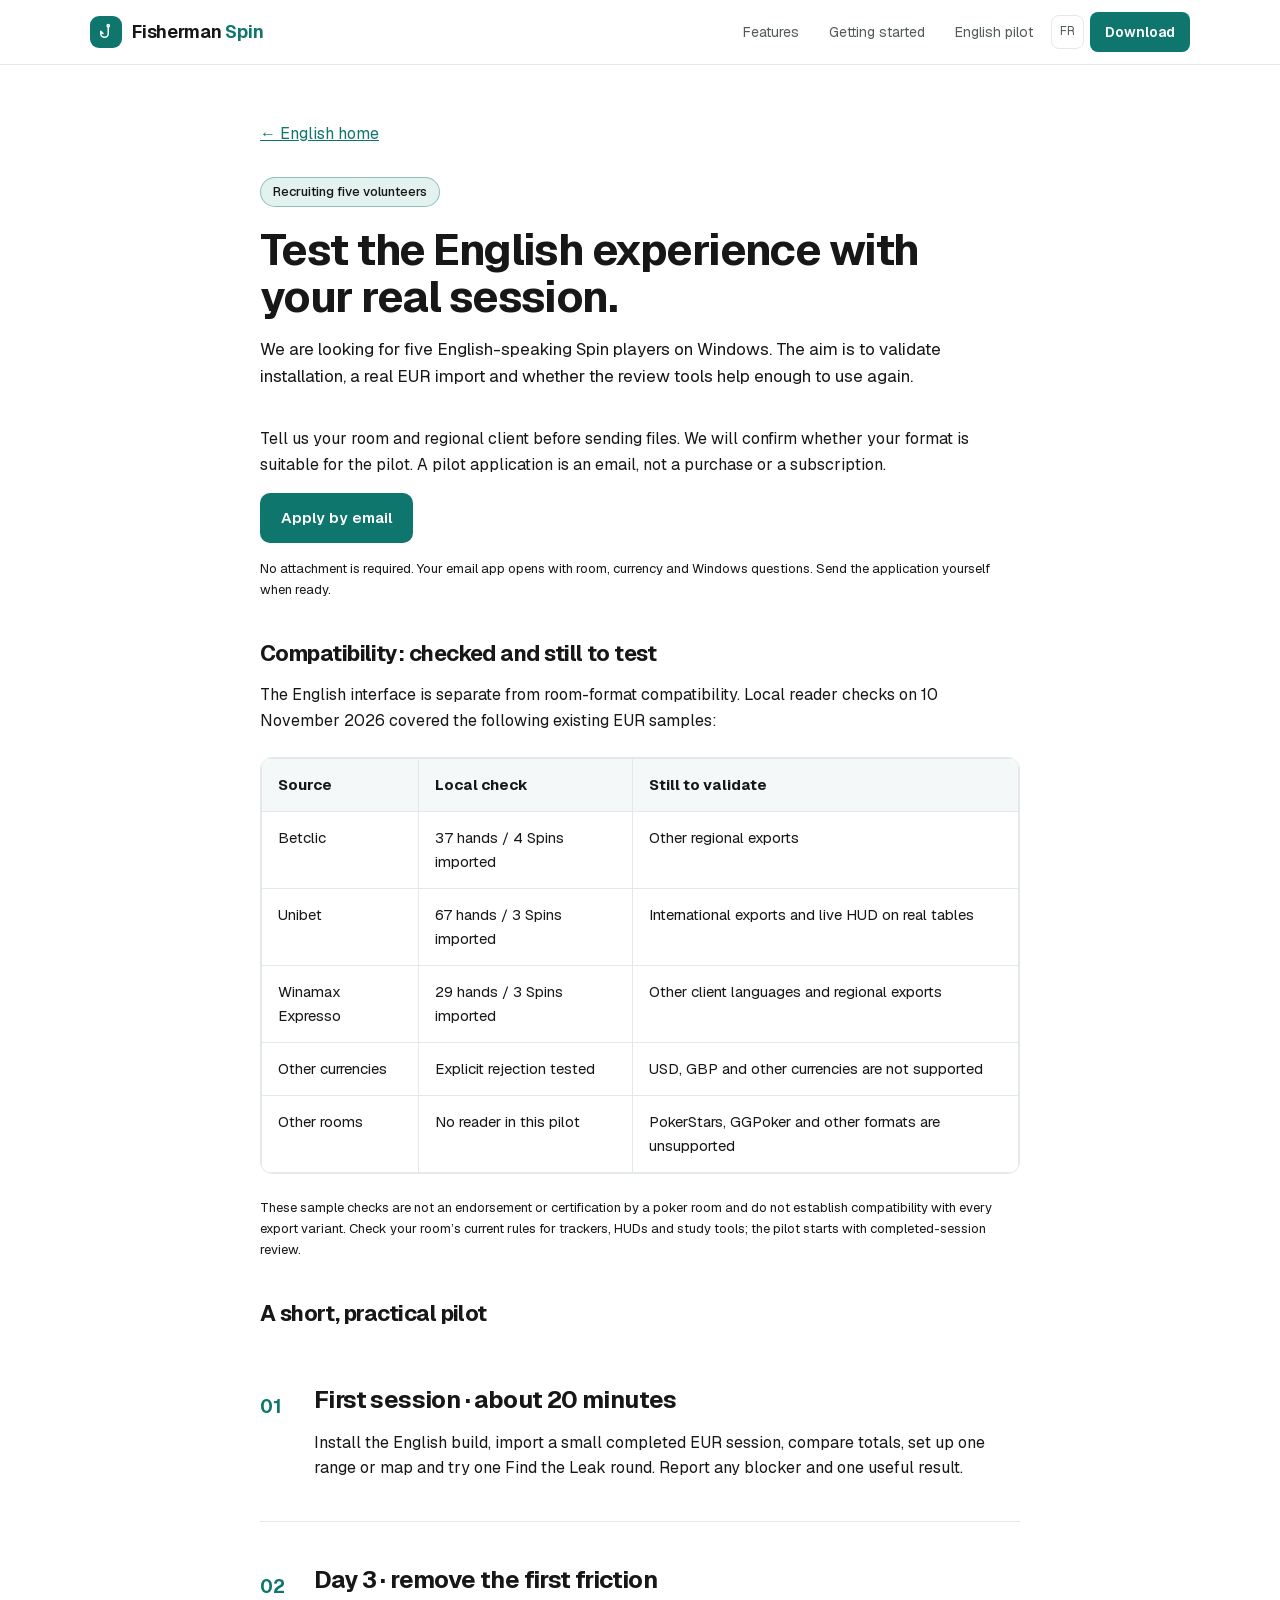
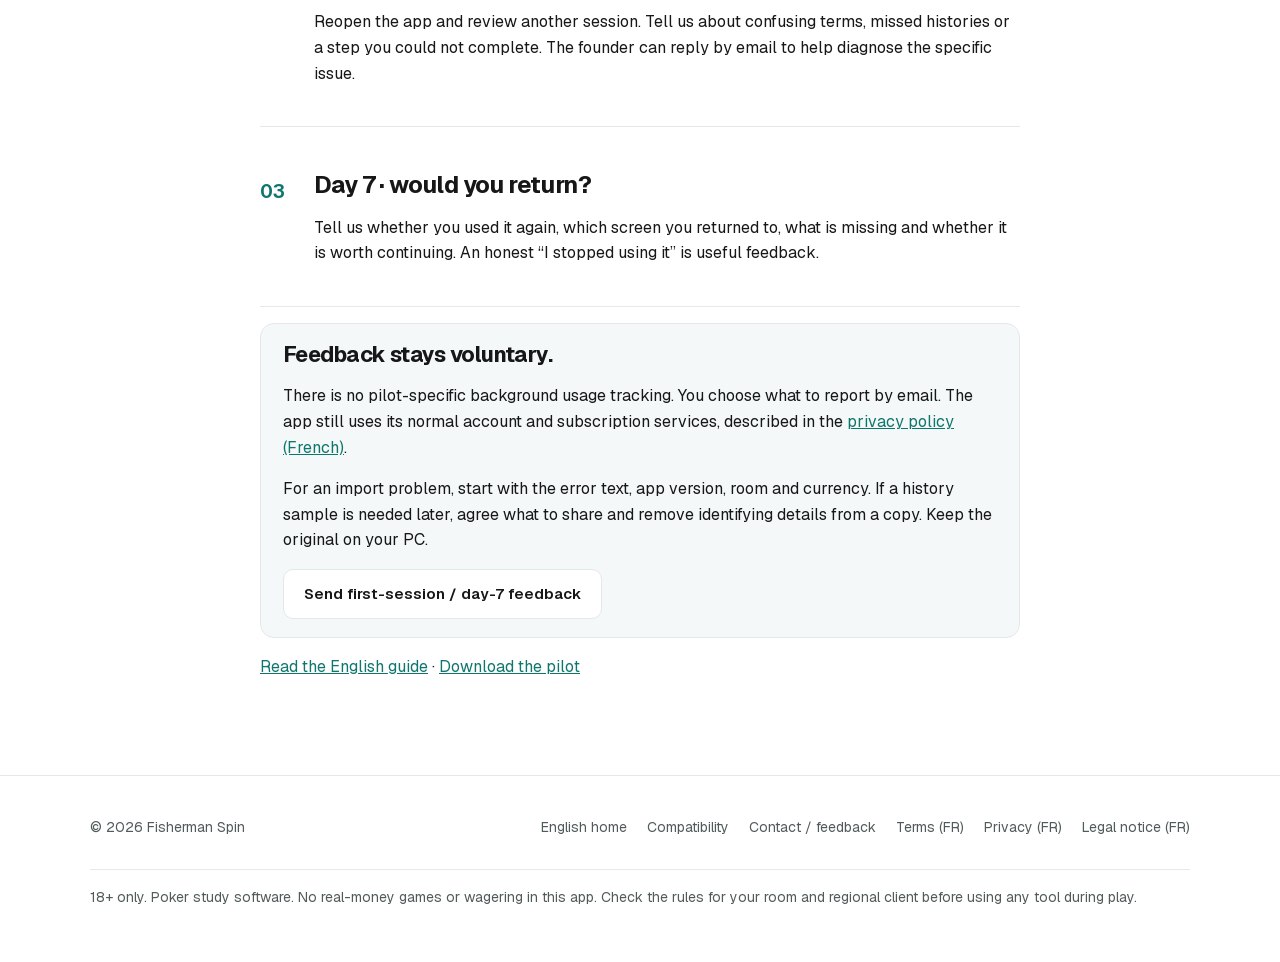
<file: en/pilot.html>
<!doctype html>
<html lang="en"><head><meta charset="utf-8" /><meta name="viewport" content="width=device-width, initial-scale=1" />
<title>English pilot — five volunteer testers | Fisherman Spin</title><meta name="description" content="Help validate the English Fisherman Spin experience. Five volunteer testers, existing EUR formats, first-session feedback and a seven-day follow-up." />
<link rel="icon" href="../favicon.svg" type="image/svg+xml" /><link rel="stylesheet" href="../style.css" /><link rel="stylesheet" href="../lancement.css" /><link rel="stylesheet" href="english.css" />
<link rel="canonical" href="https://fishermanspin.fr/en/pilot.html" /><link rel="alternate" hreflang="en" href="https://fishermanspin.fr/en/pilot.html" />
<meta property="og:type" content="website" /><meta property="og:locale" content="en_GB" /><meta property="og:site_name" content="Fisherman Spin" /><meta property="og:title" content="English pilot — five volunteer testers | Fisherman Spin" /><meta property="og:description" content="Help validate the English Fisherman Spin experience. Five volunteer testers, existing EUR formats, first-session feedback and a seven-day follow-up." /><meta property="og:url" content="https://fishermanspin.fr/en/pilot.html" /><meta property="og:image" content="https://fishermanspin.fr/assets/english-0218/postflop.webp" /><meta property="og:image:alt" content="Fisherman Spin Postflop in English, using sample hands" /><meta name="twitter:card" content="summary_large_image" /></head>
<body><header class="entete"><div class="conteneur"><a class="marque" href="./"><span class="pastille"><svg viewBox="0 0 24 24" width="18" height="18" fill="none" stroke="currentColor" stroke-width="2" stroke-linecap="round" stroke-linejoin="round" aria-hidden="true"><circle cx="15" cy="3.5" r="1.5"/><path d="M15 5v9a5 5 0 0 1-10 0v-3l3 3"/></svg></span><span>Fisherman <b>Spin</b></span></a><nav class="menu" aria-label="Main navigation"><a class="secondaire" href="./#features">Features</a><a class="secondaire" href="getting-started.html">Getting started</a><a class="secondaire" href="pilot.html">English pilot</a><a class="langue" href="../" lang="fr" hreflang="fr" aria-label="Lire en français">FR</a><a class="bouton plein" href="download.html">Download</a></nav></div></header>

<main class="texte"><div class="etroit guide"><a href="./">← English home</a><p class="badge">Recruiting five volunteers</p><h1>Test the English experience with your real session.</h1><p class="intro">We are looking for five English-speaking Spin players on Windows. The aim is to validate installation, a real EUR import and whether the review tools help enough to use again.</p><p>Tell us your room and regional client before sending files. We will confirm whether your format is suitable for the pilot. A pilot application is an email, not a purchase or a subscription.</p><p><a class="bouton plein" href="mailto:jayson.hugeux1@gmail.com?subject=Fisherman%20Spin%20%E2%80%94%20English%20pilot%20application&amp;body=Hi%20Jayson%2C%0A%0AI%20would%20like%20to%20join%20the%20English%20pilot.%0ARoom%20and%20client%20version%3A%0ACountry%20%2F%20regional%20client%3A%0AHand%20history%20currency%3A%0AWindows%20version%3A%0ASpin%20format%20and%20usual%20buy-in%3A%0ACan%20I%20test%20a%20completed%20session%20and%20return%20after%207%20days%3F%0A%0APlease%20confirm%20whether%20my%20format%20is%20suitable%20before%20I%20send%20any%20hand%20histories.%0A">Apply by email</a></p><p class="petit">No attachment is required. Your email app opens with room, currency and Windows questions. Send the application yourself when ready.</p>
<h2 id="compatibility">Compatibility: checked and still to test</h2><p>The English interface is separate from room-format compatibility. Local reader checks on 10 November 2026 covered the following existing EUR samples:</p><div class="table-scroll" role="region" aria-label="Pilot compatibility" tabindex="0"><table><thead><tr><th>Source</th><th>Local check</th><th>Still to validate</th></tr></thead><tbody><tr><td>Betclic</td><td>37 hands / 4 Spins imported</td><td>Other regional exports</td></tr><tr><td>Unibet</td><td>67 hands / 3 Spins imported</td><td>International exports and live HUD on real tables</td></tr><tr><td>Winamax Expresso</td><td>29 hands / 3 Spins imported</td><td>Other client languages and regional exports</td></tr><tr><td>Other currencies</td><td>Explicit rejection tested</td><td>USD, GBP and other currencies are not supported</td></tr><tr><td>Other rooms</td><td>No reader in this pilot</td><td>PokerStars, GGPoker and other formats are unsupported</td></tr></tbody></table></div><p class="petit">These sample checks are not an endorsement or certification by a poker room and do not establish compatibility with every export variant. Check your room’s current rules for trackers, HUDs and study tools; the pilot starts with completed-session review.</p>
<h2>A short, practical pilot</h2><ol class="guide-etapes"><li><h2>First session · about 20 minutes</h2><p>Install the English build, import a small completed EUR session, compare totals, set up one range or map and try one Find the Leak round. Report any blocker and one useful result.</p></li><li><h2>Day 3 · remove the first friction</h2><p>Reopen the app and review another session. Tell us about confusing terms, missed histories or a step you could not complete. The founder can reply by email to help diagnose the specific issue.</p></li><li><h2>Day 7 · would you return?</h2><p>Tell us whether you used it again, which screen you returned to, what is missing and whether it is worth continuing. An honest “I stopped using it” is useful feedback.</p></li></ol>
<div class="encart"><h2>Feedback stays voluntary.</h2><p>There is no pilot-specific background usage tracking. You choose what to report by email. The app still uses its normal account and subscription services, described in the <a href="../confidentialite.html" lang="fr">privacy policy (French)</a>.</p><p>For an import problem, start with the error text, app version, room and currency. If a history sample is needed later, agree what to share and remove identifying details from a copy. Keep the original on your PC.</p><a class="bouton contour" href="mailto:jayson.hugeux1@gmail.com?subject=Fisherman%20Spin%20%E2%80%94%20English%20pilot%20feedback&amp;body=Hi%20Jayson%2C%0A%0APilot%20day%20(first%20session%20%2F%20day%203%20%2F%20day%207)%3A%0AApp%20version%3A%0ARoom%20%2F%20regional%20client%20%2F%20currency%3A%0AWindows%20version%3A%0ACompleted%20Spins%20in%20the%20room%3A%0ASpins%20imported%20in%20Fisherman%3A%0ADo%20the%20buy-ins%2C%20fees%20and%20results%20match%3F%0AUseful%20screen%20or%20exercise%3A%0AUnclear%20translation%20or%20blocker%3A%0ADid%20I%20return%20to%20the%20app%3F%20Why%20%2F%20why%20not%3F%0AOne%20improvement%20I%20would%20like%3A%0A%0AI%20have%20not%20included%20account%20passwords%20or%20payment%20details.%0A">Send first-session / day-7 feedback</a></div><p><a href="getting-started.html">Read the English guide</a> · <a href="download.html">Download the pilot</a></p></div></main>
<footer class="pied"><div class="conteneur"><span>© 2026 Fisherman Spin</span><nav aria-label="Footer"><a href="./">English home</a><a href="pilot.html#compatibility">Compatibility</a><a href="mailto:jayson.hugeux1@gmail.com?subject=Fisherman%20Spin%20%E2%80%94%20English%20pilot%20feedback&amp;body=Hi%20Jayson%2C%0A%0APilot%20day%20(first%20session%20%2F%20day%203%20%2F%20day%207)%3A%0AApp%20version%3A%0ARoom%20%2F%20regional%20client%20%2F%20currency%3A%0AWindows%20version%3A%0ACompleted%20Spins%20in%20the%20room%3A%0ASpins%20imported%20in%20Fisherman%3A%0ADo%20the%20buy-ins%2C%20fees%20and%20results%20match%3F%0AUseful%20screen%20or%20exercise%3A%0AUnclear%20translation%20or%20blocker%3A%0ADid%20I%20return%20to%20the%20app%3F%20Why%20%2F%20why%20not%3F%0AOne%20improvement%20I%20would%20like%3A%0A%0AI%20have%20not%20included%20account%20passwords%20or%20payment%20details.%0A">Contact / feedback</a><a href="../cgv.html" lang="fr">Terms (FR)</a><a href="../confidentialite.html" lang="fr">Privacy (FR)</a><a href="../mentions-legales.html" lang="fr">Legal notice (FR)</a></nav><p class="responsable">18+ only. Poker study software. No real-money games or wagering in this app. Check the rules for your room and regional client before using any tool during play.</p></div></footer></body></html>
</file>
<file: style.css>
/* Site Fisherman Spin : mêmes couleurs et même police que l'application (src/app/globals.css). La police est
   hébergée avec le site (fonts/) : aucune visite n'est transmise à un autre serveur. */

@font-face {
  font-family: "Geist";
  font-style: normal;
  font-weight: 100 900;
  font-display: swap;
  src: url("fonts/geist-latin.woff2") format("woff2");
  unicode-range: U+0000-00FF, U+0131, U+0152-0153, U+02BB-02BC, U+02C6, U+02DA, U+02DC, U+0304, U+0308, U+0329, U+2000-206F, U+20AC, U+2122, U+2191, U+2193, U+2212, U+2215, U+FEFF, U+FFFD;
}
@font-face {
  font-family: "Geist";
  font-style: normal;
  font-weight: 100 900;
  font-display: swap;
  src: url("fonts/geist-latin-ext.woff2") format("woff2");
  unicode-range: U+0100-02BA, U+02BD-02C5, U+02C7-02CC, U+02CE-02D7, U+02DD-02FF, U+0304, U+0308, U+0329, U+1D00-1DBF, U+1E00-1E9F, U+1EF2-1EFF, U+2020, U+20A0-20AB, U+20AD-20C0, U+2113, U+2C60-2C7F, U+A720-A7FF;
}

:root {
  --fond: #ffffff;
  --fond-doux: #f4f8f8;
  --texte: #171717;
  --texte-doux: #525b5b;
  --accent: #0f766e;
  --accent-texte: #ffffff;
  --accent-doux: #e3f1ef;
  --bord: #e3e8e8;
  --a-completer: #fff4c2;
  --ombre: 0 18px 50px -24px rgba(15, 118, 110, 0.35);
}
@media (prefers-color-scheme: dark) {
  :root {
    --fond: #0b0e0f;
    --fond-doux: #11171a;
    --texte: #e8eaea;
    --texte-doux: #9aa4a5;
    --accent: #2dd4bf;
    --accent-texte: #042f2e;
    --accent-doux: #12302d;
    --bord: #1f2a2c;
    --a-completer: #4a3d0a;
    --ombre: 0 18px 50px -24px rgba(45, 212, 191, 0.25);
  }
}

* { box-sizing: border-box; }
html { scroll-behavior: smooth; }
body {
  margin: 0;
  background: var(--fond);
  color: var(--texte);
  font-family: "Geist", Arial, Helvetica, sans-serif;
  line-height: 1.6;
  -webkit-font-smoothing: antialiased;
}
a { color: var(--accent); }
img, svg { display: block; }
.conteneur { width: min(1100px, 100% - 32px); margin-inline: auto; }
.etroit { width: min(760px, 100% - 32px); margin-inline: auto; }

/* En-tête */
.entete { position: sticky; top: 0; z-index: 10; background: color-mix(in srgb, var(--fond) 88%, transparent); backdrop-filter: blur(10px); border-bottom: 1px solid var(--bord); }
.entete .conteneur { display: flex; align-items: center; gap: 16px; height: 64px; }
.marque { display: flex; align-items: center; gap: 10px; color: var(--texte); text-decoration: none; font-weight: 650; font-size: 18px; letter-spacing: -0.01em; }
.marque .pastille { display: grid; place-items: center; width: 32px; height: 32px; border-radius: 9px; background: var(--accent); color: var(--accent-texte); }
.marque b { color: var(--accent); font-weight: 650; }
.menu { margin-left: auto; display: flex; align-items: center; gap: 6px; }
.menu a { color: var(--texte-doux); text-decoration: none; font-size: 14px; padding: 8px 12px; border-radius: 8px; }
.menu a:hover { color: var(--texte); background: var(--fond-doux); }
@media (max-width: 640px) { .menu .secondaire { display: none; } }

/* Boutons */
.bouton { display: inline-flex; align-items: center; gap: 8px; padding: 12px 20px; border-radius: 10px; font-weight: 600; font-size: 15px; text-decoration: none; border: 1px solid transparent; cursor: pointer; transition: transform 0.15s, opacity 0.15s; }
.bouton:hover { transform: translateY(-1px); }
.bouton.plein { background: var(--accent); color: var(--accent-texte); }
.bouton.contour { border-color: var(--bord); color: var(--texte); background: var(--fond); }
.menu .bouton { padding: 8px 14px; font-size: 14px; color: var(--accent-texte); }
.menu .bouton:hover { background: var(--accent); color: var(--accent-texte); }

/* Accueil */
.heros { position: relative; overflow: hidden; padding: 88px 0 72px; background: radial-gradient(ellipse 60% 70% at 70% 0%, var(--accent-doux), transparent 70%); }
.badge { display: inline-flex; align-items: center; gap: 8px; padding: 4px 12px; border-radius: 999px; border: 1px solid color-mix(in srgb, var(--accent) 40%, transparent); background: var(--accent-doux); color: var(--accent); font-size: 13px; font-weight: 500; }
.badge::before { content: ""; width: 6px; height: 6px; border-radius: 50%; background: var(--accent); }
h1 { font-size: clamp(36px, 6vw, 60px); line-height: 1.05; letter-spacing: -0.035em; margin: 20px 0 16px; max-width: 14ch; }
h1 em { font-style: normal; color: var(--accent); }
.chapeau { font-size: 19px; color: var(--texte-doux); max-width: 60ch; margin: 0 0 28px; }
.actions { display: flex; flex-wrap: wrap; gap: 12px; align-items: center; }
.petit { font-size: 13px; color: var(--texte-doux); }
.heros .petit { margin-top: 14px; }

section { padding: 72px 0; }
section.doux { background: var(--fond-doux); }
h2 { font-size: clamp(26px, 3.5vw, 36px); letter-spacing: -0.025em; line-height: 1.15; margin: 0 0 12px; }
.intro { color: var(--texte-doux); max-width: 62ch; margin: 0 0 36px; font-size: 17px; }

.grille { display: grid; gap: 16px; grid-template-columns: repeat(auto-fit, minmax(280px, 1fr)); }
.carte { border: 1px solid var(--bord); border-radius: 16px; padding: 24px; background: var(--fond); }
.carte .icone { display: grid; place-items: center; width: 44px; height: 44px; border-radius: 12px; background: var(--accent-doux); color: var(--accent); margin-bottom: 16px; }
.carte h3 { margin: 0 0 6px; font-size: 18px; letter-spacing: -0.01em; }
.carte p { margin: 0; color: var(--texte-doux); font-size: 15px; }

.confiance { display: grid; gap: 24px; grid-template-columns: repeat(auto-fit, minmax(220px, 1fr)); }
.confiance div { border-left: 3px solid var(--accent); padding-left: 16px; }
.confiance b { display: block; font-size: 17px; margin-bottom: 4px; }
.confiance span { color: var(--texte-doux); font-size: 15px; }

/* Tarifs */
.durees { display: inline-flex; padding: 4px; border: 1px solid var(--bord); border-radius: 12px; background: var(--fond); margin-bottom: 24px; }
.durees button { border: 0; background: transparent; color: var(--texte-doux); font: inherit; font-size: 14px; padding: 8px 16px; border-radius: 9px; cursor: pointer; }
.durees button[aria-pressed="true"] { background: var(--accent-doux); color: var(--accent); font-weight: 600; }
.formules { display: grid; gap: 16px; grid-template-columns: repeat(auto-fit, minmax(260px, 1fr)); align-items: stretch; }
.formule { display: flex; flex-direction: column; border: 1px solid var(--bord); border-radius: 18px; padding: 28px; background: var(--fond); }
.formule.vedette { border: 2px solid var(--accent); box-shadow: var(--ombre); position: relative; }
.formule.vedette::before { content: "Le plus complet"; position: absolute; top: -12px; left: 24px; background: var(--accent); color: var(--accent-texte); font-size: 12px; font-weight: 600; padding: 2px 10px; border-radius: 999px; }
.formule h3 { margin: 0; font-size: 20px; }
.prix { font-size: 40px; font-weight: 700; letter-spacing: -0.03em; margin: 12px 0 0; font-variant-numeric: tabular-nums; }
.periode { color: var(--texte-doux); font-size: 14px; min-height: 22px; }
.formule ul { list-style: none; padding: 0; margin: 20px 0 24px; display: grid; gap: 10px; flex: 1; }
.formule li { display: flex; gap: 10px; font-size: 15px; }
.formule li::before { content: "✓"; color: var(--accent); font-weight: 700; }
.formule li.non { color: var(--texte-doux); }
.formule li.non::before { content: "–"; color: var(--texte-doux); }
.jetons { margin-top: 28px; display: flex; flex-wrap: wrap; gap: 12px 28px; align-items: center; padding: 18px 24px; border: 1px dashed var(--bord); border-radius: 14px; }
.jetons b { font-variant-numeric: tabular-nums; }

/* Questions */
details { border-bottom: 1px solid var(--bord); padding: 18px 0; }
summary { cursor: pointer; font-weight: 600; font-size: 17px; list-style: none; display: flex; justify-content: space-between; gap: 16px; }
summary::after { content: "+"; color: var(--accent); font-size: 22px; line-height: 1; }
details[open] summary::after { content: "–"; }
details p { color: var(--texte-doux); margin: 10px 0 0; }

/* Pages de texte (CGV, mentions, confidentialité) */
.texte { padding: 56px 0 80px; }
.texte h1 { max-width: none; font-size: clamp(30px, 5vw, 44px); }
.texte h2 { font-size: 22px; margin-top: 40px; }
.texte p, .texte li { color: var(--texte); }
.texte table { width: 100%; border-collapse: collapse; margin: 16px 0; font-size: 15px; }
.texte th, .texte td { border: 1px solid var(--bord); padding: 10px 12px; text-align: left; vertical-align: top; }
.texte th { background: var(--fond-doux); }
.a-completer { background: var(--a-completer); padding: 1px 6px; border-radius: 4px; }
.maj { color: var(--texte-doux); font-size: 14px; }

/* Téléchargement et retour de paiement */
.centre { text-align: center; }
.centre .intro { margin-inline: auto; }
.etapes { counter-reset: etape; list-style: none; padding: 0; display: grid; gap: 14px; text-align: left; }
.etapes li { counter-increment: etape; display: flex; gap: 14px; align-items: flex-start; }
.etapes li::before { content: counter(etape); flex: none; display: grid; place-items: center; width: 28px; height: 28px; border-radius: 50%; background: var(--accent-doux); color: var(--accent); font-weight: 700; font-size: 14px; }
.encart { border: 1px solid var(--bord); border-radius: 14px; padding: 18px 22px; background: var(--fond-doux); text-align: left; }
.resultat .icone { width: 64px; height: 64px; margin: 0 auto 20px; border-radius: 50%; display: grid; place-items: center; background: var(--accent-doux); color: var(--accent); font-size: 30px; font-weight: 700; }

/* Pied de page */
.pied { border-top: 1px solid var(--bord); padding: 40px 0; font-size: 14px; color: var(--texte-doux); }
.pied .conteneur { display: flex; flex-wrap: wrap; gap: 16px 32px; justify-content: space-between; }
.pied nav { display: flex; flex-wrap: wrap; gap: 8px 20px; }
.pied a { color: var(--texte-doux); text-decoration: none; }
.pied a:hover { color: var(--texte); }
.responsable { width: 100%; padding-top: 16px; border-top: 1px solid var(--bord); }
</file>
<file: lancement.css>
/* Présentation des fonctions 0.2.17. Les couleurs et la typographie du site sont conservées. */
:focus-visible { outline: 3px solid var(--accent); outline-offset: 5px; }
.marque { flex-shrink: 0; white-space: nowrap; }
@media (max-width: 780px) { .menu .secondaire { display: none; } }
section[id] { scroll-margin-top: 85px; }
.heros-lancement { padding: 64px 0 60px; }
.heros-grille { display: grid; grid-template-columns: 1fr 1fr; gap: 38px; align-items: center; }
.heros-lancement h1 { font-size: clamp(38px, 4.1vw, 57px); max-width: 15ch; line-height: 1.06; }
.heros-lancement .chapeau { font-size: 17px; }
.heros-lancement .petit { margin-top: 12px; margin-bottom: 0; }
.apercu-heros { min-width: 0; margin: 0; border-radius: 16px; border: 1px solid var(--bord); overflow: hidden; box-shadow: var(--ombre); background: #0b1010; color: #d7e3e1; transform: rotate(1deg); }
.fenetre-titre { display: flex; align-items: center; flex-wrap: wrap; gap: 8px; padding: 12px 14px; font-size: 12px; border-bottom: 1px solid #263432; }
.point-interface { width: 7px; height: 7px; border-radius: 50%; background: #2dd4bf; }
.version { margin-left: auto; color: #90a7a3; font-size: 11px; }
.apercu-heros img { width: 100%; height: auto; aspect-ratio: 1.24; object-fit: cover; object-position: top; }
.apercu-heros figcaption { font-size: 11px; padding: 9px 14px; color: #abbdb9; }
.surtitre { display: block; margin-bottom: 12px; color: var(--accent); font-size: 12px; text-transform: uppercase; letter-spacing: .11em; font-weight: 650; }
.titre-ligne { display: flex; justify-content: space-between; align-items: baseline; gap: 24px; flex-wrap: wrap; }
.titre-ligne a { font-size: 14px; }
.section-demo { padding-top: 44px; background: var(--fond-doux); }
.video-demo { width: 100%; height: auto; aspect-ratio: 16/9; display: block; background: #0b1010; border-radius: 16px; border: 1px solid var(--bord); }
.transcription { font-size: 14px; padding: 12px 0; margin-bottom: 36px; }
.transcription summary { font-size: 14px; }
.parcours-visuel { display: grid; grid-template-columns: repeat(3, minmax(0, 1fr)); gap: 22px; }
.parcours-visuel article { min-width: 0; }
.parcours-visuel h3 { font-size: 21px; margin: 8px 0; letter-spacing: -.025em; }
.parcours-visuel p { color: var(--texte-doux); font-size: 14px; min-height: 68px; margin: 0 0 18px; }
.numero { color: var(--accent); font-size: 13px; letter-spacing: .04em; font-weight: 650; }
.parcours-visuel img { width: 100%; height: auto; aspect-ratio: 4/3; object-fit: cover; object-position: top; border-radius: 10px; border: 1px solid var(--bord); background: #0b1010; }
.parcours-visuel a { display: block; }
.bandeau-essai { display: grid; grid-template-columns: 1fr auto; gap: 38px; align-items: center; }
.bandeau-essai p { color: var(--texte-doux); max-width: 65ch; margin-bottom: 0; }
.bandeau-essai .actions { flex-direction: column; align-items: stretch; }
.bandeau-essai h2 { max-width: 23ch; }
.premier-pas { border-top: 1px solid var(--bord); border-bottom: 1px solid var(--bord); background: var(--fond-doux); }
.retours { border-top: 1px solid var(--bord); }
.guide > .badge { display: table; margin-top: 30px; }
.guide-etapes { list-style: none; padding: 0; counter-reset: guide; }
.guide-etapes > li { position: relative; padding: 14px 0 24px 54px; border-bottom: 1px solid var(--bord); counter-increment: guide; }
.guide-etapes > li::before { content: counter(guide, decimal-leading-zero); position: absolute; top: 50px; left: 0; color: var(--accent); font-size: 19px; font-weight: 650; }
.guide-etapes > li h2 { margin-top: 30px; }
.capture-guide { width: 100%; height: auto; border: 1px solid var(--bord); border-radius: 12px; margin: 20px 0; }
.guide .encart h2 { margin-top: 0; }
@media (max-width: 950px) {
  .heros-grille { gap: 28px; }
  .heros-lancement h1 { font-size: 44px; }
  .heros-lancement .bouton { width: 100%; }
  .bandeau-essai { grid-template-columns: 1fr; gap: 24px; }
  .bandeau-essai .actions { flex-direction: row; flex-wrap: wrap; }
}
@media (max-width: 720px) {
  .heros-lancement { padding: 40px 0; }
  .heros-grille { grid-template-columns: 1fr; }
  .heros-lancement h1 { font-size: clamp(35px, 9vw, 50px); max-width: 20ch; }
  .heros-lancement .actions { align-items: stretch; }
  .heros-lancement .bouton { width: auto; }
  .apercu-heros { transform: none; }
  .apercu-heros img { aspect-ratio: 1.35; }
  .parcours-visuel { grid-template-columns: 1fr; gap: 32px; }
  .parcours-visuel p { min-height: 0; }
  .parcours-visuel img { aspect-ratio: 5/4; }
  .guide-etapes > li { padding-left: 38px; }
  .guide-etapes > li::before { font-size: 16px; }
}
@media (prefers-reduced-motion: reduce) { html { scroll-behavior: auto; } }

/* Sélecteur FR/EN visible aussi sur mobile. */
.menu .langue{border:1px solid var(--bord);font-size:12px;flex-shrink:0;padding:6px 8px}
@media(max-width:440px){.entete .conteneur{gap:7px}.marque{font-size:16px;gap:6px}.marque .pastille{width:27px;height:27px}.menu{gap:2px}.menu .bouton{font-size:12px;padding:8px 9px}}
</file>
<file: en/english.css>
/* English pilot: same Fisherman identity, explicit pilot scope. */
html[lang="en"] .formule.vedette::before{content:"Most complete"}
.download-action{margin:28px 0 12px}.table-scroll{overflow-x:auto;margin:24px 0;border:1px solid var(--bord);border-radius:12px}.table-scroll table{margin:0;min-width:540px}.table-scroll th,.table-scroll td{padding:14px 16px;text-align:left;vertical-align:top}.table-scroll th{background:var(--fond-doux)}.table-scroll tbody tr+tr{border-top:1px solid var(--bord)}#compatibility{scroll-margin-top:90px}.guide-etapes>li>h2{font-size:24px}.menu .langue{border:1px solid var(--bord);font-size:12px;flex-shrink:0;padding:6px 8px}.pied nav{flex-wrap:wrap}
@media(max-width:560px){.entete .conteneur{gap:8px}.marque{font-size:16px;gap:6px}.marque .pastille{width:27px;height:27px}.menu{gap:2px}.menu a.bouton{font-size:12px;padding:8px 9px}.menu .langue{padding:6px}.heros-lancement h1{font-size:42px}.heros-lancement .actions{flex-direction:column;align-items:stretch}.heros-lancement .actions a{justify-content:center}.formules{grid-template-columns:1fr}}
</file>
